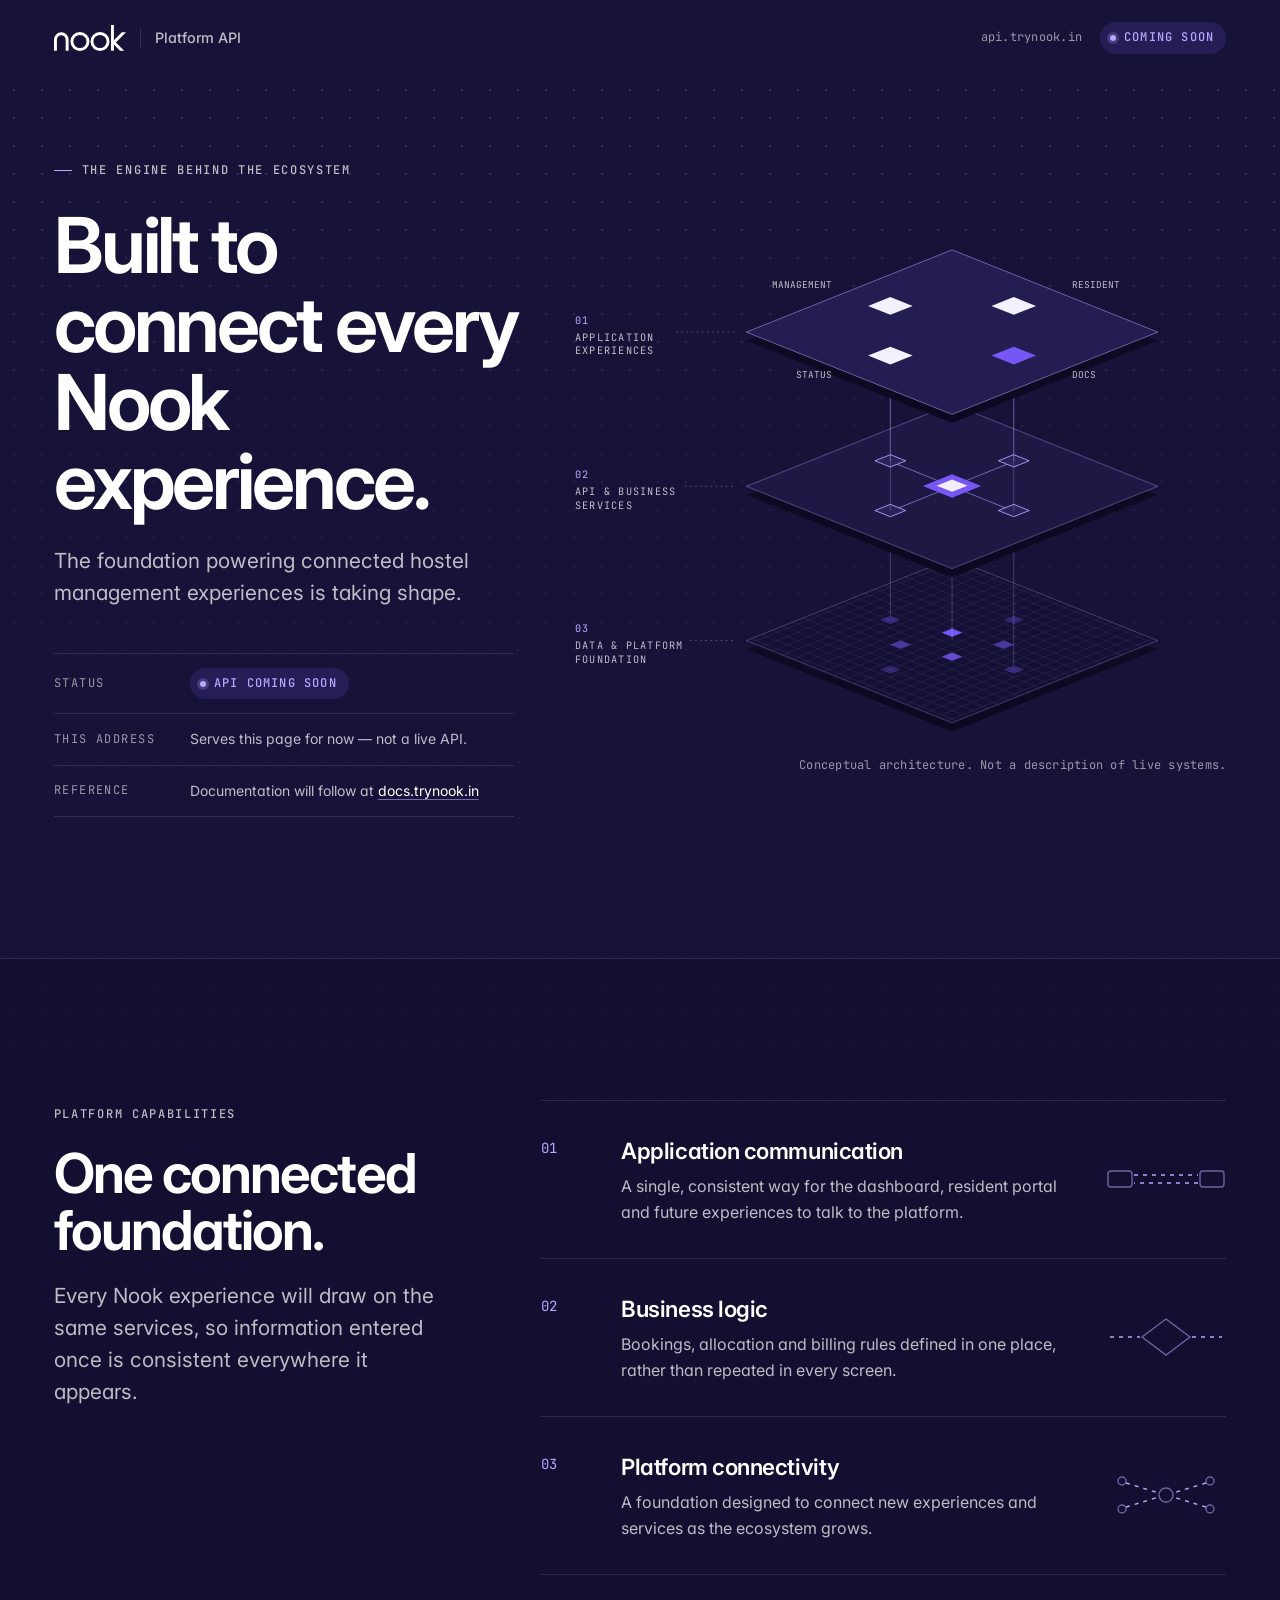
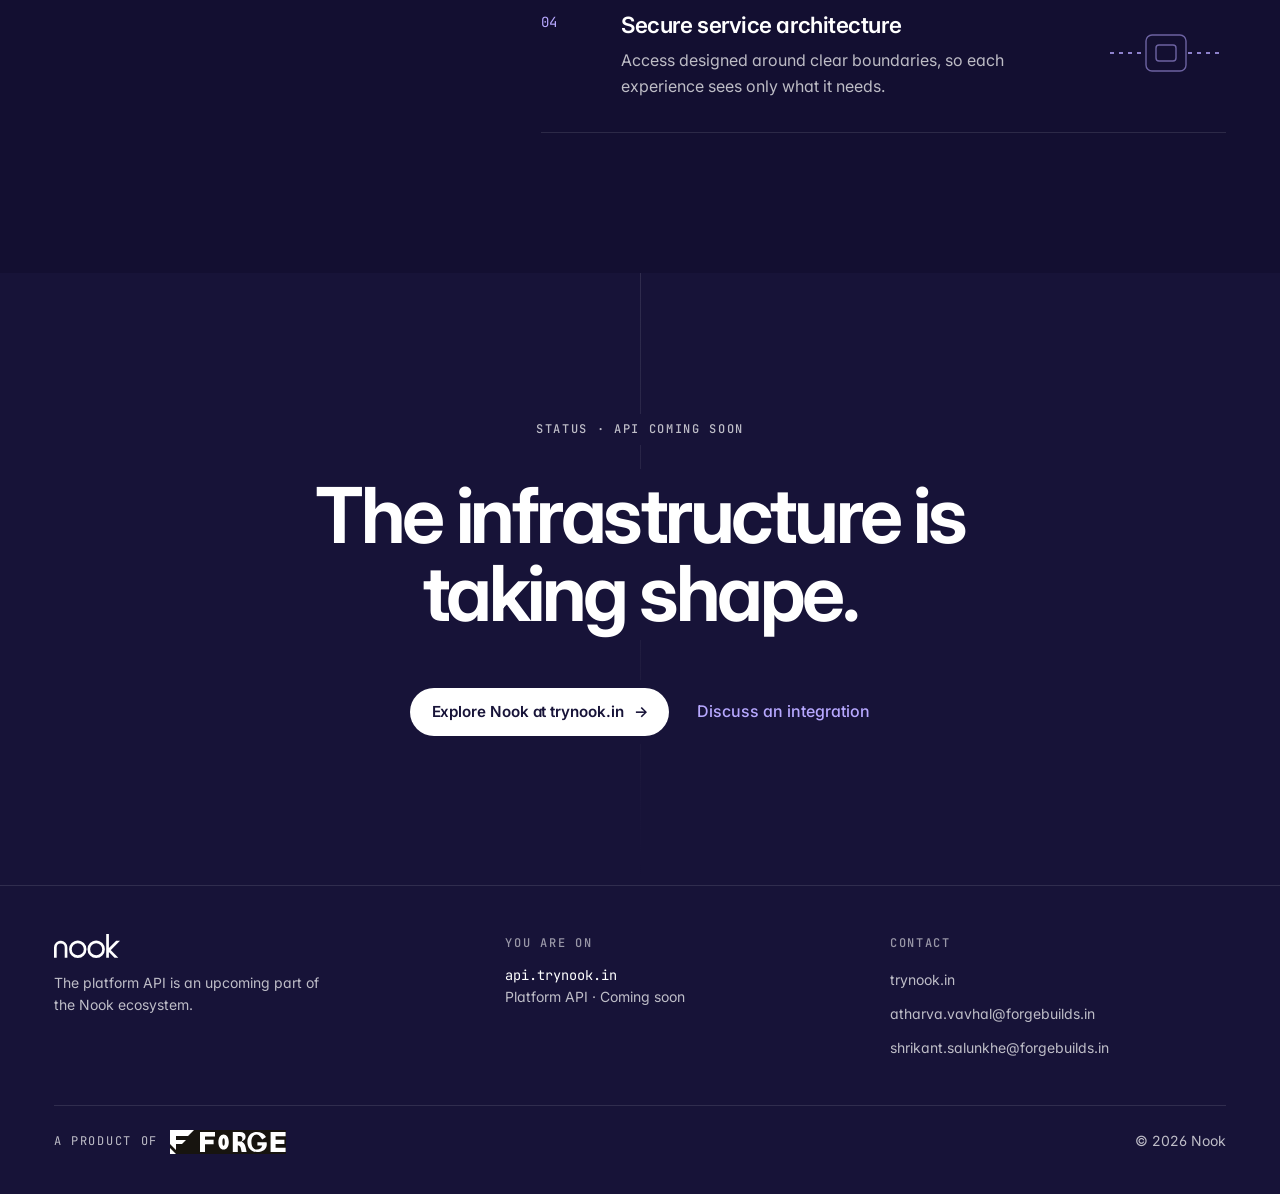
<file: ecosystem/api/index.html>
<!doctype html>
<html lang="en">
<head>
  <meta charset="utf-8">
  <meta name="viewport" content="width=device-width, initial-scale=1, viewport-fit=cover">
  <title>Nook API — Coming soon</title>
  <meta name="description" content="The engine behind the Nook ecosystem. The foundation powering connected hostel management experiences is taking shape. API coming soon.">
  <meta name="robots" content="noindex, nofollow">
  <meta name="theme-color" content="#171338">
  <meta name="color-scheme" content="dark">
  <link rel="icon" href="/assets/nook-favicon.svg" type="image/svg+xml">
  <link rel="icon" href="/assets/png/nook-favicon-32.png" sizes="32x32" type="image/png">
  <link rel="apple-touch-icon" href="/assets/png/nook-favicon-180.png">
  <meta property="og:type" content="website">
  <meta property="og:site_name" content="Nook">
  <meta property="og:title" content="Nook API — Coming soon">
  <meta property="og:description" content="Built to connect every Nook experience. The infrastructure is taking shape.">
  <meta property="og:url" content="https://api.trynook.in/">
  <meta property="og:image" content="https://api.trynook.in/assets/png/nook-social-avatar.png">
  <meta property="og:image:width" content="1024">
  <meta property="og:image:height" content="1024">
  <meta property="og:image:alt" content="The nook monogram">
  <meta name="twitter:card" content="summary">
  <meta name="twitter:title" content="Nook API — Coming soon">
  <meta name="twitter:description" content="Built to connect every Nook experience.">
  <link rel="preconnect" href="https://fonts.googleapis.com">
  <link rel="preconnect" href="https://fonts.gstatic.com" crossorigin>
  <link rel="stylesheet" href="https://fonts.googleapis.com/css2?family=Inter:wght@400..800&family=JetBrains+Mono:wght@400;500&display=swap">
  <link rel="stylesheet" href="/ecosystem/shared/eco.css">
  <link rel="stylesheet" href="/ecosystem/api/api.css">
  <script>document.documentElement.classList.add('js');</script>
  <script src="/ecosystem/shared/eco.js" defer></script>
</head>
<body class="eco theme-dark page-api">
  <a class="skip" href="#main">Skip to content</a>

  <header class="eco-header">
    <div class="wrap">
      <a class="eco-brand" href="https://trynook.in" aria-label="nook — visit trynook.in">
        <img src="/assets/nook-logo-white.svg" alt="nook" width="72" height="26">
        <span class="sep" aria-hidden="true"></span>
        <span class="product">Platform API</span>
      </a>
      <div class="eco-header__meta">
        <span class="eco-host">api.trynook.in</span>
        <span class="chip">Coming soon</span>
      </div>
    </div>
  </header>

  <main id="main">
    <section class="hero" aria-labelledby="hero-h">
      <div class="wrap hero__grid">
        <div class="hero__copy">
          <p class="eyebrow rise" style="--d:.05s"><span class="tick" aria-hidden="true"></span>The engine behind the ecosystem</p>
          <h1 id="hero-h" class="rise" style="--d:.12s">Built to connect every Nook experience.</h1>
          <p class="lede rise" style="--d:.22s">The foundation powering connected hostel management experiences is taking shape.</p>

          <dl class="spec rise" style="--d:.32s">
            <div><dt>Status</dt><dd><span class="chip">API coming soon</span></dd></div>
            <div><dt>This address</dt><dd>Serves this page for now — not a live API.</dd></div>
            <div><dt>Reference</dt><dd>Documentation will follow at <a href="https://docs.trynook.in">docs.trynook.in</a></dd></div>
          </dl>
        </div>

        <figure class="arch fade" style="--d:.3s" aria-labelledby="arch-cap">
          <svg viewBox="0 0 760 640" role="img" aria-labelledby="arch-title arch-desc" focusable="false">
            <title id="arch-title">Conceptual Nook platform architecture</title>
            <desc id="arch-desc">Three stacked layers. 01, application experiences: management, resident, status and documentation. 02, API and business services, joined at a central hub. 03, the data and platform foundation. Vertical service paths connect each layer to the one below.</desc>
            <defs>
              <linearGradient id="slab" x1="0" y1="0" x2="0" y2="1"><stop offset="0" stop-color="#0F0C27"/><stop offset="1" stop-color="#0B0920"/></linearGradient>
              <pattern id="isogrid" width="24" height="9.6" patternUnits="userSpaceOnUse" patternTransform="translate(440 520)">
                <path d="M0 4.8 L12 0 L24 4.8 L12 9.6 Z" fill="none" stroke="#B7A8FF" stroke-opacity=".13" stroke-width=".8"/>
              </pattern>
            </defs>

            <!-- ===== Layer 03 · Data & platform foundation (cy 520) ===== -->
            <g class="layer l3">
              <path d="M440 434 L680 530 L440 626 L200 530 Z" fill="url(#slab)"/>
              <path d="M200 520 L440 424 L680 520 L440 616 Z" fill="#141034" stroke="#B7A8FF" stroke-opacity=".35"/>
              <path d="M200 520 L440 424 L680 520 L440 616 Z" fill="url(#isogrid)"/>
              <g class="cells" fill="#7657F6">
                <path d="M440 506 l12 4.8 -12 4.8 -12 -4.8z"/><path d="M380 520 l12 4.8 -12 4.8 -12 -4.8z" opacity=".55"/>
                <path d="M500 520 l12 4.8 -12 4.8 -12 -4.8z" opacity=".55"/><path d="M440 534 l12 4.8 -12 4.8 -12 -4.8z" opacity=".8"/>
                <path d="M368 491 l12 4.8 -12 4.8 -12 -4.8z" opacity=".35"/><path d="M512 549 l12 4.8 -12 4.8 -12 -4.8z" opacity=".35"/>
                <path d="M512 491 l12 4.8 -12 4.8 -12 -4.8z" opacity=".3"/><path d="M368 549 l12 4.8 -12 4.8 -12 -4.8z" opacity=".3"/>
              </g>
            </g>

            <!-- paths 02 → 03 -->
            <g class="paths p23" fill="none">
              <path class="rail" d="M440 340 V520"/><path class="pulse" d="M440 340 V520"/>
              <path class="rail" d="M368 311 V491"/><path class="pulse" style="--o:1" d="M368 311 V491"/>
              <path class="rail" d="M512 369 V549"/><path class="pulse" style="--o:2" d="M512 369 V549"/>
            </g>

            <!-- ===== Layer 02 · API & business services (cy 340) ===== -->
            <g class="layer l2">
              <path d="M200 350 L440 254 L680 350 L440 446 Z" fill="url(#slab)"/>
              <path d="M200 340 L440 244 L680 340 L440 436 Z" fill="#1D1844" stroke="#B7A8FF" stroke-opacity=".45"/>
              <g class="links" stroke="#B7A8FF" stroke-opacity=".55" stroke-width="1.2" fill="none">
                <path d="M440 340 L368 311 M440 340 L512 369 M440 340 L512 311 M440 340 L368 369"/>
              </g>
              <g class="nodes">
                <path d="M440 326 l34 13.6 -34 13.6 -34 -13.6z" fill="#7657F6"/>
                <path d="M440 332 l18 7.2 -18 7.2 -18 -7.2z" fill="#FFFFFF" opacity=".9"/>
                <path d="M368 303 l18 7.2 -18 7.2 -18 -7.2z" fill="#282259" stroke="#B7A8FF"/>
                <path d="M512 361 l18 7.2 -18 7.2 -18 -7.2z" fill="#282259" stroke="#B7A8FF"/>
                <path d="M512 303 l18 7.2 -18 7.2 -18 -7.2z" fill="#282259" stroke="#B7A8FF"/>
                <path d="M368 361 l18 7.2 -18 7.2 -18 -7.2z" fill="#282259" stroke="#B7A8FF"/>
              </g>
            </g>

            <!-- paths 01 → 02 -->
            <g class="paths p12" fill="none">
              <path class="rail" d="M368 131 V311"/><path class="pulse" d="M368 131 V311"/>
              <path class="rail" d="M512 189 V369"/><path class="pulse" style="--o:1.5" d="M512 189 V369"/>
              <path class="rail" d="M512 131 V311"/><path class="pulse" style="--o:.7" d="M512 131 V311"/>
              <path class="rail" d="M368 189 V369"/><path class="pulse" style="--o:2.2" d="M368 189 V369"/>
            </g>

            <!-- ===== Layer 01 · Application experiences (cy 160) ===== -->
            <g class="layer l1">
              <path d="M200 170 L440 74 L680 170 L440 266 Z" fill="url(#slab)"/>
              <path d="M200 160 L440 64 L680 160 L440 256 Z" fill="#231D52" stroke="#B7A8FF" stroke-opacity=".6"/>
              <g class="apps">
                <path d="M368 119 l26 10.4 -26 10.4 -26 -10.4z" fill="#F4F1FF"/>
                <path d="M512 119 l26 10.4 -26 10.4 -26 -10.4z" fill="#F4F1FF"/>
                <path d="M368 177 l26 10.4 -26 10.4 -26 -10.4z" fill="#F4F1FF"/>
                <path d="M512 177 l26 10.4 -26 10.4 -26 -10.4z" fill="#7657F6"/>
              </g>
              <g class="nlabel" font-family="JetBrains Mono, ui-monospace, monospace" font-size="11" fill="#FFFFFF" fill-opacity=".72">
                <text x="300" y="108" text-anchor="end">MANAGEMENT</text>
                <text x="580" y="108">RESIDENT</text>
                <text x="300" y="214" text-anchor="end">STATUS</text>
                <text x="580" y="214">DOCS</text>
              </g>
            </g>

            <!-- Layer captions -->
            <g class="lbl" font-family="JetBrains Mono, ui-monospace, monospace">
              <g transform="translate(0 150)"><text class="ix" y="0">01</text><text y="20">APPLICATION</text><text y="36">EXPERIENCES</text><path d="M118 10 H188" class="lead"/></g>
              <g transform="translate(0 330)"><text class="ix" y="0">02</text><text y="20">API &amp; BUSINESS</text><text y="36">SERVICES</text><path d="M128 10 H188" class="lead"/></g>
              <g transform="translate(0 510)"><text class="ix" y="0">03</text><text y="20">DATA &amp; PLATFORM</text><text y="36">FOUNDATION</text><path d="M134 10 H188" class="lead"/></g>
            </g>
          </svg>
          <figcaption id="arch-cap">
            <ol class="legend">
              <li><span>01</span>Application experiences</li>
              <li><span>02</span>API &amp; business services</li>
              <li><span>03</span>Data &amp; platform foundation</li>
            </ol>
            <p class="note">Conceptual architecture. Not a description of live systems.</p>
          </figcaption>
        </figure>
      </div>
    </section>

    <section class="found" aria-labelledby="found-h">
      <div class="wrap found__grid">
        <div class="found__head">
          <p class="eyebrow reveal">Platform capabilities</p>
          <h2 id="found-h" class="reveal" style="--d:.05s">One connected foundation.</h2>
          <p class="lede reveal" style="--d:.1s">Every Nook experience will draw on the same services, so information entered once is consistent everywhere it appears.</p>
        </div>
        <ol class="caps">
          <li class="reveal">
            <span class="ix">01</span>
            <div><h3>Application communication</h3><p>A single, consistent way for the dashboard, resident portal and future experiences to talk to the platform.</p></div>
            <svg viewBox="0 0 120 48" aria-hidden="true"><rect x="2" y="16" width="24" height="16" rx="3"/><rect x="94" y="16" width="24" height="16" rx="3"/><path d="M28 20 H92 M92 28 H28" class="flow"/></svg>
          </li>
          <li class="reveal" style="--d:.06s">
            <span class="ix">02</span>
            <div><h3>Business logic</h3><p>Bookings, allocation and billing rules defined in one place, rather than repeated in every screen.</p></div>
            <svg viewBox="0 0 120 48" aria-hidden="true"><path d="M60 6 L84 24 L60 42 L36 24 Z"/><path d="M4 24 H34 M86 24 H116" class="flow"/></svg>
          </li>
          <li class="reveal" style="--d:.12s">
            <span class="ix">03</span>
            <div><h3>Platform connectivity</h3><p>A foundation designed to connect new experiences and services as the ecosystem grows.</p></div>
            <svg viewBox="0 0 120 48" aria-hidden="true"><circle cx="60" cy="24" r="7"/><circle cx="16" cy="10" r="4"/><circle cx="16" cy="38" r="4"/><circle cx="104" cy="10" r="4"/><circle cx="104" cy="38" r="4"/><path d="M20 12 L53 22 M20 36 L53 26 M100 12 L67 22 M100 36 L67 26" class="flow"/></svg>
          </li>
          <li class="reveal" style="--d:.18s">
            <span class="ix">04</span>
            <div><h3>Secure service architecture</h3><p>Access designed around clear boundaries, so each experience sees only what it needs.</p></div>
            <svg viewBox="0 0 120 48" aria-hidden="true"><rect x="40" y="6" width="40" height="36" rx="6"/><rect x="50" y="16" width="20" height="16" rx="3"/><path d="M4 24 H38 M82 24 H116" class="flow"/></svg>
          </li>
        </ol>
      </div>
    </section>

    <section class="closing" aria-labelledby="close-h">
      <div class="wrap closing__in">
        <p class="eyebrow reveal">Status · API coming soon</p>
        <h2 id="close-h" class="reveal" style="--d:.05s">The infrastructure is taking shape.</h2>
        <div class="closing__actions reveal" style="--d:.1s">
          <a class="btn btn--light" href="https://trynook.in">Explore Nook at trynook.in <span class="arr" aria-hidden="true">→</span></a>
          <a class="tlink" href="mailto:atharva.vavhal@forgebuilds.in?subject=Nook%20platform">Discuss an integration</a>
        </div>
      </div>
    </section>
  </main>

  <footer class="eco-footer">
    <div class="wrap">
      <div class="eco-footer__grid">
        <div class="fbrand">
          <img class="nook" src="/assets/nook-logo-white.svg" alt="nook" width="67" height="24" loading="lazy">
          <p>The platform API is an upcoming part of the Nook ecosystem.</p>
        </div>
        <div>
          <h2>You are on</h2>
          <p class="hostname">api.trynook.in</p>
          <p>Platform API · Coming soon</p>
        </div>
        <div>
          <h2>Contact</h2>
          <ul>
            <li><a href="https://trynook.in">trynook.in</a></li>
            <li><a href="mailto:atharva.vavhal@forgebuilds.in">atharva.vavhal@forgebuilds.in</a></li>
            <li><a href="mailto:shrikant.salunkhe@forgebuilds.in">shrikant.salunkhe@forgebuilds.in</a></li>
          </ul>
        </div>
      </div>
      <div class="eco-footer__base">
        <p class="forge-credit">A product of <img src="/assets/forge/FORGE-horizontal-white-on-ink.svg" alt="FORGE" width="116" height="24" loading="lazy"></p>
        <p>© 2026 Nook</p>
      </div>
    </div>
  </footer>
</body>
</html>
</file>
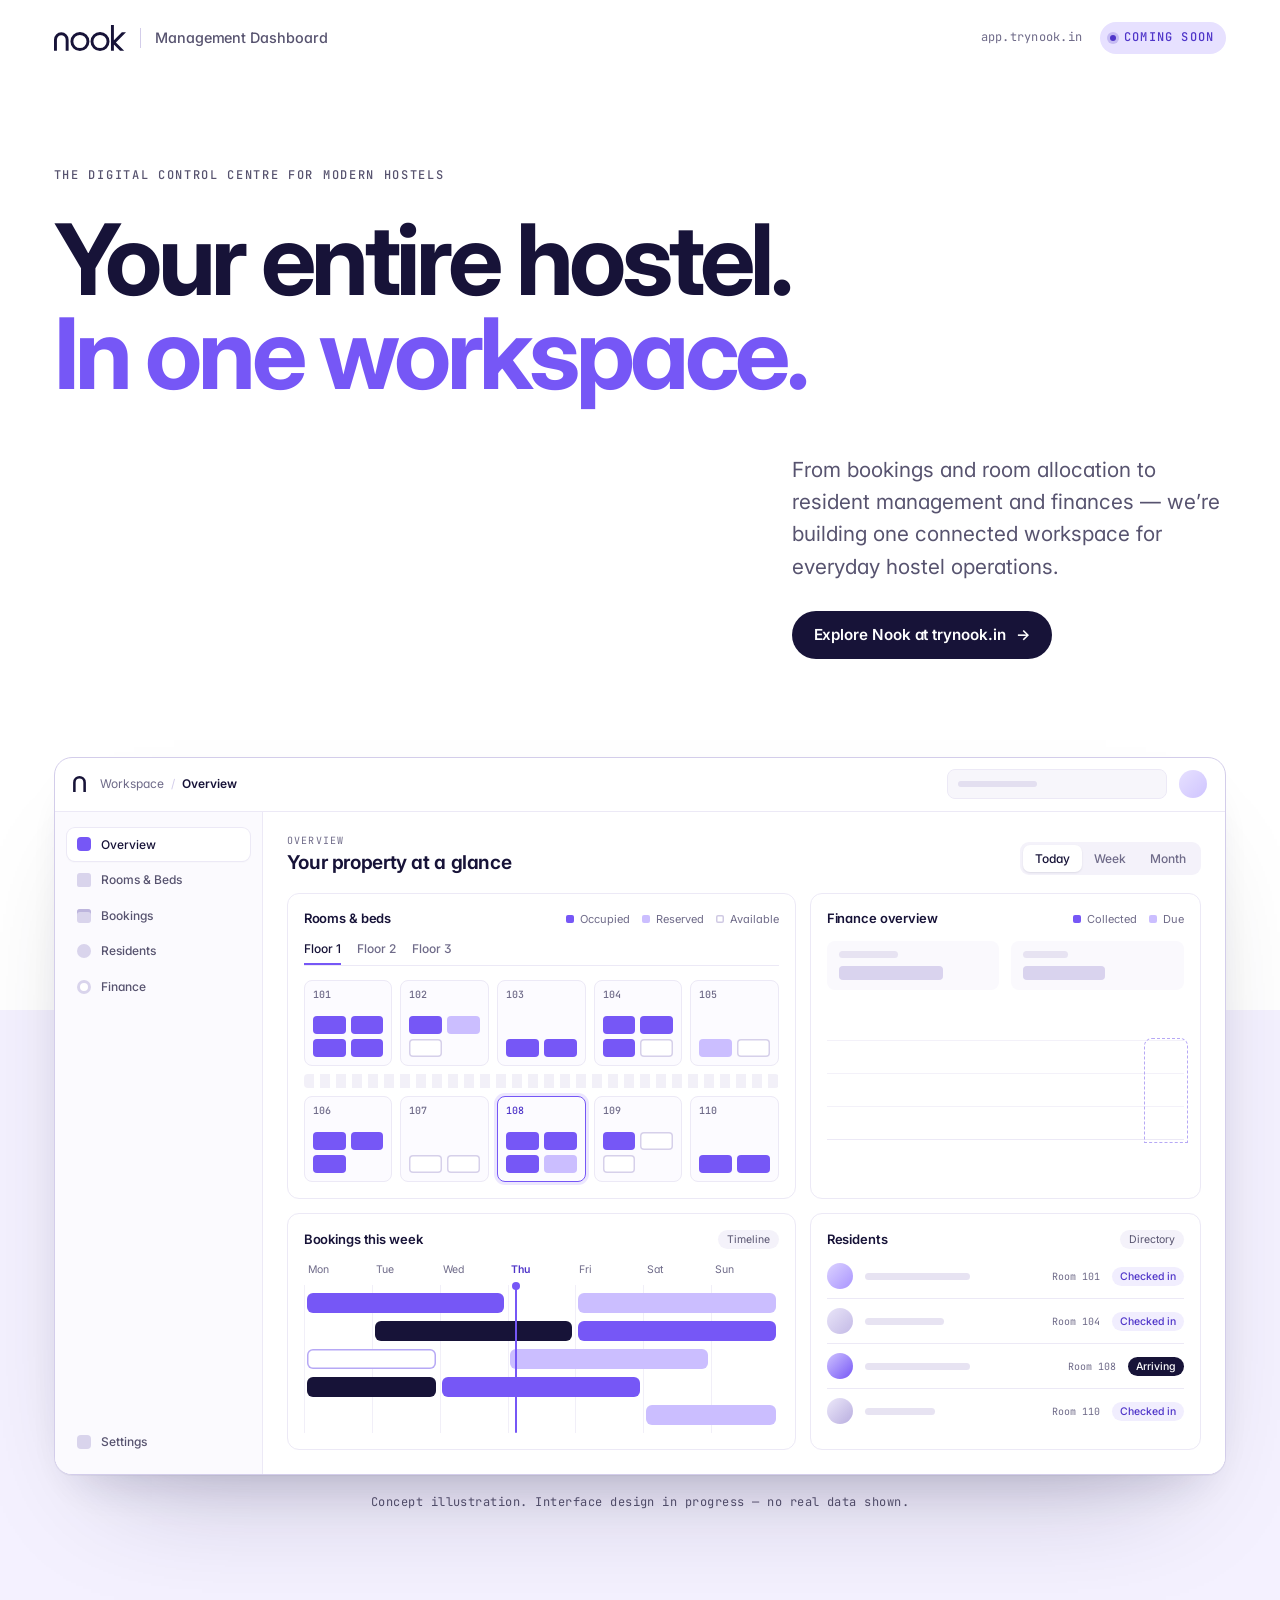
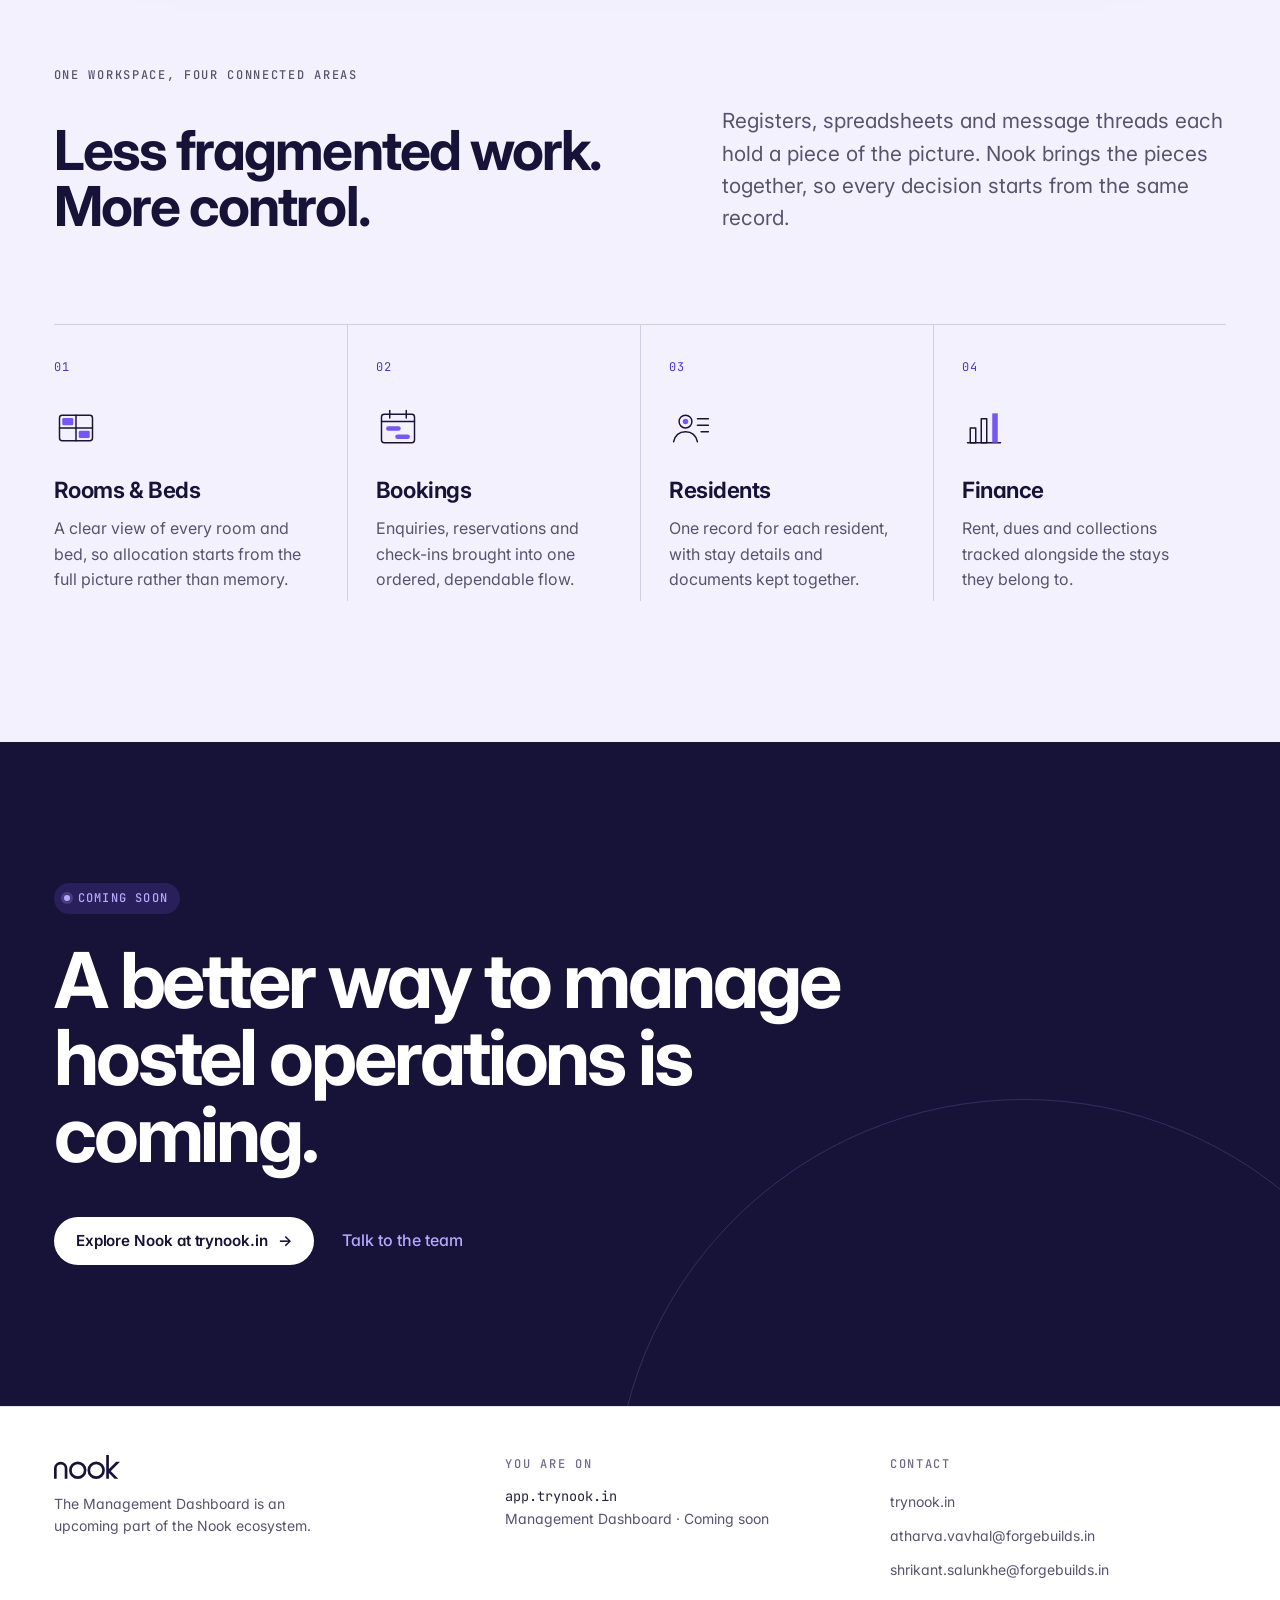
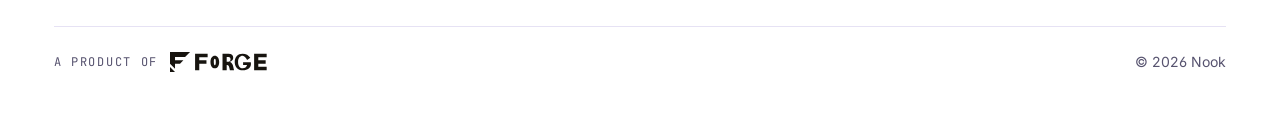
<file: ecosystem/app/index.html>
<!doctype html>
<html lang="en">
<head>
  <meta charset="utf-8">
  <meta name="viewport" content="width=device-width, initial-scale=1, viewport-fit=cover">
  <title>Nook Management Dashboard — Coming soon</title>
  <meta name="description" content="Your entire hostel in one workspace. The Nook Management Dashboard brings bookings, rooms and beds, residents and finances together. Coming soon.">
  <meta name="robots" content="noindex, nofollow">
  <meta name="theme-color" content="#ffffff">
  <meta name="color-scheme" content="light">
  <link rel="icon" href="/assets/nook-favicon.svg" type="image/svg+xml">
  <link rel="icon" href="/assets/png/nook-favicon-32.png" sizes="32x32" type="image/png">
  <link rel="apple-touch-icon" href="/assets/png/nook-favicon-180.png">
  <meta property="og:type" content="website">
  <meta property="og:site_name" content="Nook">
  <meta property="og:title" content="Nook Management Dashboard — Coming soon">
  <meta property="og:description" content="Your entire hostel. In one workspace. A connected workspace for everyday hostel operations is on its way.">
  <meta property="og:url" content="https://app.trynook.in/">
  <meta property="og:image" content="https://app.trynook.in/assets/png/nook-social-avatar.png">
  <meta property="og:image:width" content="1024">
  <meta property="og:image:height" content="1024">
  <meta property="og:image:alt" content="The nook monogram">
  <meta name="twitter:card" content="summary">
  <meta name="twitter:title" content="Nook Management Dashboard — Coming soon">
  <meta name="twitter:description" content="Your entire hostel. In one workspace.">
  <link rel="preconnect" href="https://fonts.googleapis.com">
  <link rel="preconnect" href="https://fonts.gstatic.com" crossorigin>
  <link rel="stylesheet" href="https://fonts.googleapis.com/css2?family=Inter:wght@400..800&family=JetBrains+Mono:wght@400;500&display=swap">
  <link rel="stylesheet" href="/ecosystem/shared/eco.css">
  <link rel="stylesheet" href="/ecosystem/app/app.css">
  <script>document.documentElement.classList.add('js');</script>
  <script src="/ecosystem/shared/eco.js" defer></script>
</head>
<body class="eco theme-light page-app">
  <a class="skip" href="#main">Skip to content</a>

  <header class="eco-header">
    <div class="wrap">
      <a class="eco-brand" href="https://trynook.in" aria-label="nook — visit trynook.in">
        <img src="/assets/svg/nook-logo-primary.svg" alt="nook" width="72" height="26">
        <span class="sep" aria-hidden="true"></span>
        <span class="product">Management Dashboard</span>
      </a>
      <div class="eco-header__meta">
        <span class="eco-host">app.trynook.in</span>
        <span class="chip">Coming soon</span>
      </div>
    </div>
  </header>

  <main id="main">
    <section class="hero" aria-labelledby="hero-h">
      <div class="wrap hero__copy">
        <p class="eyebrow rise" style="--d:.05s">The digital control centre for modern hostels</p>
        <h1 id="hero-h" class="rise" style="--d:.12s">Your entire hostel.<br><span>In one workspace.</span></h1>
        <div class="hero__aside rise" style="--d:.24s">
          <p class="lede">From bookings and room allocation to resident management and finances — we’re building one connected workspace for everyday hostel operations.</p>
          <div class="actions">
            <a class="btn" href="https://trynook.in">Explore Nook at trynook.in <span class="arr" aria-hidden="true">→</span></a>
          </div>
        </div>
      </div>

      <div class="stage">
        <div class="wrap">
          <figure class="console rise" style="--d:.38s" role="img" aria-label="Concept illustration of the Nook management workspace, showing room and bed occupancy, a weekly bookings timeline, a resident list and a finance overview. Illustrative only; it contains no real data.">
            <div class="cx" aria-hidden="true">
              <div class="cx-top">
                <div class="cx-top__l">
                  <img src="/assets/svg/nook-symbol.svg" alt="" width="13" height="16">
                  <span class="cx-crumb">Workspace <i>/</i> <b>Overview</b></span>
                </div>
                <div class="cx-top__r">
                  <span class="cx-search"><span></span></span>
                  <span class="cx-avatar"></span>
                </div>
              </div>

              <nav class="cx-nav">
                <span class="on"><i class="ico ico-grid"></i><em>Overview</em></span>
                <span><i class="ico ico-bed"></i><em>Rooms &amp; Beds</em></span>
                <span><i class="ico ico-cal"></i><em>Bookings</em></span>
                <span><i class="ico ico-user"></i><em>Residents</em></span>
                <span><i class="ico ico-coin"></i><em>Finance</em></span>
                <span class="cx-nav__end"><i class="ico ico-gear"></i><em>Settings</em></span>
              </nav>

              <div class="cx-main">
                <div class="cx-head">
                  <div>
                    <p class="cx-kicker">Overview</p>
                    <p class="cx-title">Your property at a glance</p>
                  </div>
                  <div class="cx-seg"><span class="on">Today</span><span>Week</span><span>Month</span></div>
                </div>

                <div class="cx-grid">
                  <!-- Rooms & beds -->
                  <div class="pnl pnl-occ">
                    <div class="pnl-h"><p>Rooms &amp; beds</p><span class="lg"><i class="k-occ"></i>Occupied<i class="k-res"></i>Reserved<i class="k-free"></i>Available</span></div>
                    <div class="floor">
                      <div class="floor-tabs"><span class="on">Floor 1</span><span>Floor 2</span><span>Floor 3</span></div>
                      <div class="plan">
                        <div class="rooms">
                          <div class="room"><b>101</b><i class="o"></i><i class="o"></i><i class="o"></i><i class="o"></i></div>
                          <div class="room"><b>102</b><i class="o"></i><i class="r"></i><i></i></div>
                          <div class="room"><b>103</b><i class="o"></i><i class="o"></i></div>
                          <div class="room"><b>104</b><i class="o"></i><i class="o"></i><i class="o"></i><i></i></div>
                          <div class="room"><b>105</b><i class="r"></i><i></i></div>
                        </div>
                        <div class="corridor"></div>
                        <div class="rooms">
                          <div class="room"><b>106</b><i class="o"></i><i class="o"></i><i class="o"></i></div>
                          <div class="room"><b>107</b><i></i><i></i></div>
                          <div class="room sel"><b>108</b><i class="o"></i><i class="o"></i><i class="o"></i><i class="r"></i></div>
                          <div class="room"><b>109</b><i class="o"></i><i></i><i></i></div>
                          <div class="room"><b>110</b><i class="o"></i><i class="o"></i></div>
                        </div>
                      </div>
                    </div>
                  </div>

                  <!-- Finance -->
                  <div class="pnl pnl-fin">
                    <div class="pnl-h"><p>Finance overview</p><span class="lg"><i class="k-occ"></i>Collected<i class="k-res"></i>Due</span></div>
                    <div class="fin-sum">
                      <div><span class="sk w40"></span><span class="sk big w70"></span></div>
                      <div><span class="sk w30"></span><span class="sk big w55"></span></div>
                    </div>
                    <div class="bars">
                      <span style="--a:52%;--b:18%"></span><span style="--a:58%;--b:14%"></span><span style="--a:49%;--b:22%"></span>
                      <span style="--a:63%;--b:12%"></span><span style="--a:60%;--b:16%"></span><span style="--a:71%;--b:10%"></span>
                      <span style="--a:66%;--b:15%"></span><span class="cur" style="--a:44%;--b:30%"></span>
                    </div>
                  </div>

                  <!-- Bookings -->
                  <div class="pnl pnl-book">
                    <div class="pnl-h"><p>Bookings this week</p><span class="pill">Timeline</span></div>
                    <div class="tl">
                      <div class="tl-days"><span>Mon</span><span>Tue</span><span>Wed</span><span class="now">Thu</span><span>Fri</span><span>Sat</span><span>Sun</span></div>
                      <div class="tl-lanes">
                        <span class="bk a" style="--s:1;--e:4"></span>
                        <span class="bk b" style="--s:3;--e:8"></span>
                        <span class="bk c" style="--s:2;--e:5"></span>
                        <span class="bk a" style="--s:5;--e:8"></span>
                        <span class="bk d" style="--s:1;--e:3"></span>
                        <span class="bk b" style="--s:4;--e:7"></span>
                        <span class="bk c" style="--s:1;--e:3"></span>
                        <span class="bk a" style="--s:3;--e:6"></span>
                        <span class="bk b" style="--s:6;--e:8"></span>
                        <i class="tl-now"></i>
                      </div>
                    </div>
                  </div>

                  <!-- Residents -->
                  <div class="pnl pnl-res">
                    <div class="pnl-h"><p>Residents</p><span class="pill">Directory</span></div>
                    <ul class="rlist">
                      <li><i class="av v1"></i><span class="sk w60"></span><span class="tag">Room 101</span><span class="st in">Checked in</span></li>
                      <li><i class="av v2"></i><span class="sk w45"></span><span class="tag">Room 104</span><span class="st in">Checked in</span></li>
                      <li><i class="av v3"></i><span class="sk w55"></span><span class="tag">Room 108</span><span class="st up">Arriving</span></li>
                      <li><i class="av v4"></i><span class="sk w40"></span><span class="tag">Room 110</span><span class="st in">Checked in</span></li>
                    </ul>
                  </div>
                </div>
              </div>
            </div>
          </figure>
          <p class="concept-note">Concept illustration. Interface design in progress — no real data shown.</p>
        </div>
      </div>
    </section>

    <section class="modules" aria-labelledby="mod-h">
      <div class="wrap">
        <div class="mod-head">
          <p class="eyebrow reveal">One workspace, four connected areas</p>
          <h2 id="mod-h" class="reveal" style="--d:.05s">Less fragmented work.<br>More control.</h2>
          <p class="lede reveal" style="--d:.1s">Registers, spreadsheets and message threads each hold a piece of the picture. Nook brings the pieces together, so every decision starts from the same record.</p>
        </div>
        <ol class="mod-list">
          <li class="reveal" style="--d:.0s">
            <span class="n">01</span>
            <svg class="glyph" viewBox="0 0 48 48" aria-hidden="true"><rect x="6" y="10" width="36" height="28" rx="3"/><path d="M6 24h36M24 10v28"/><rect class="f" x="9" y="13" width="12" height="8" rx="1.5"/><rect class="f" x="27" y="27" width="12" height="8" rx="1.5"/></svg>
            <h3>Rooms &amp; Beds</h3>
            <p>A clear view of every room and bed, so allocation starts from the full picture rather than memory.</p>
          </li>
          <li class="reveal" style="--d:.08s">
            <span class="n">02</span>
            <svg class="glyph" viewBox="0 0 48 48" aria-hidden="true"><rect x="6" y="9" width="36" height="31" rx="3"/><path d="M6 17h36M15 5v8M33 5v8"/><rect class="f" x="11" y="22" width="16" height="5" rx="2.5"/><rect class="f" x="21" y="31" width="16" height="5" rx="2.5"/></svg>
            <h3>Bookings</h3>
            <p>Enquiries, reservations and check-ins brought into one ordered, dependable flow.</p>
          </li>
          <li class="reveal" style="--d:.16s">
            <span class="n">03</span>
            <svg class="glyph" viewBox="0 0 48 48" aria-hidden="true"><circle cx="18" cy="17" r="7"/><path d="M5 39c1.5-7 6.5-11 13-11s11.5 4 13 11"/><path d="M31 14h12M31 21h12M35 28h8"/><circle class="f" cx="18" cy="17" r="3"/></svg>
            <h3>Residents</h3>
            <p>One record for each resident, with stay details and documents kept together.</p>
          </li>
          <li class="reveal" style="--d:.24s">
            <span class="n">04</span>
            <svg class="glyph" viewBox="0 0 48 48" aria-hidden="true"><path d="M6 40h36"/><rect x="9" y="24" width="6" height="16"/><rect x="21" y="14" width="6" height="26"/><rect class="f" x="33" y="8" width="6" height="32"/></svg>
            <h3>Finance</h3>
            <p>Rent, dues and collections tracked alongside the stays they belong to.</p>
          </li>
        </ol>
      </div>
    </section>

    <section class="closing" aria-labelledby="close-h">
      <div class="wrap closing__in">
        <span class="chip reveal">Coming soon</span>
        <h2 id="close-h" class="reveal" style="--d:.06s">A better way to manage hostel operations is coming.</h2>
        <div class="closing__actions reveal" style="--d:.12s">
          <a class="btn btn--light" href="https://trynook.in">Explore Nook at trynook.in <span class="arr" aria-hidden="true">→</span></a>
          <a class="tlink" href="mailto:atharva.vavhal@forgebuilds.in">Talk to the team</a>
        </div>
      </div>
    </section>
  </main>

  <footer class="eco-footer">
    <div class="wrap">
      <div class="eco-footer__grid">
        <div class="fbrand">
          <img class="nook" src="/assets/svg/nook-logo-primary.svg" alt="nook" width="67" height="24" loading="lazy">
          <p>The Management Dashboard is an upcoming part of the Nook ecosystem.</p>
        </div>
        <div>
          <h2>You are on</h2>
          <p class="hostname">app.trynook.in</p>
          <p>Management Dashboard · Coming soon</p>
        </div>
        <div>
          <h2>Contact</h2>
          <ul>
            <li><a href="https://trynook.in">trynook.in</a></li>
            <li><a href="mailto:atharva.vavhal@forgebuilds.in">atharva.vavhal@forgebuilds.in</a></li>
            <li><a href="mailto:shrikant.salunkhe@forgebuilds.in">shrikant.salunkhe@forgebuilds.in</a></li>
          </ul>
        </div>
      </div>
      <div class="eco-footer__base">
        <p class="forge-credit">A product of <img src="/assets/forge/FORGE-horizontal.svg" alt="FORGE" width="97" height="20" loading="lazy"></p>
        <p>© 2026 Nook</p>
      </div>
    </div>
  </footer>
</body>
</html>
</file>
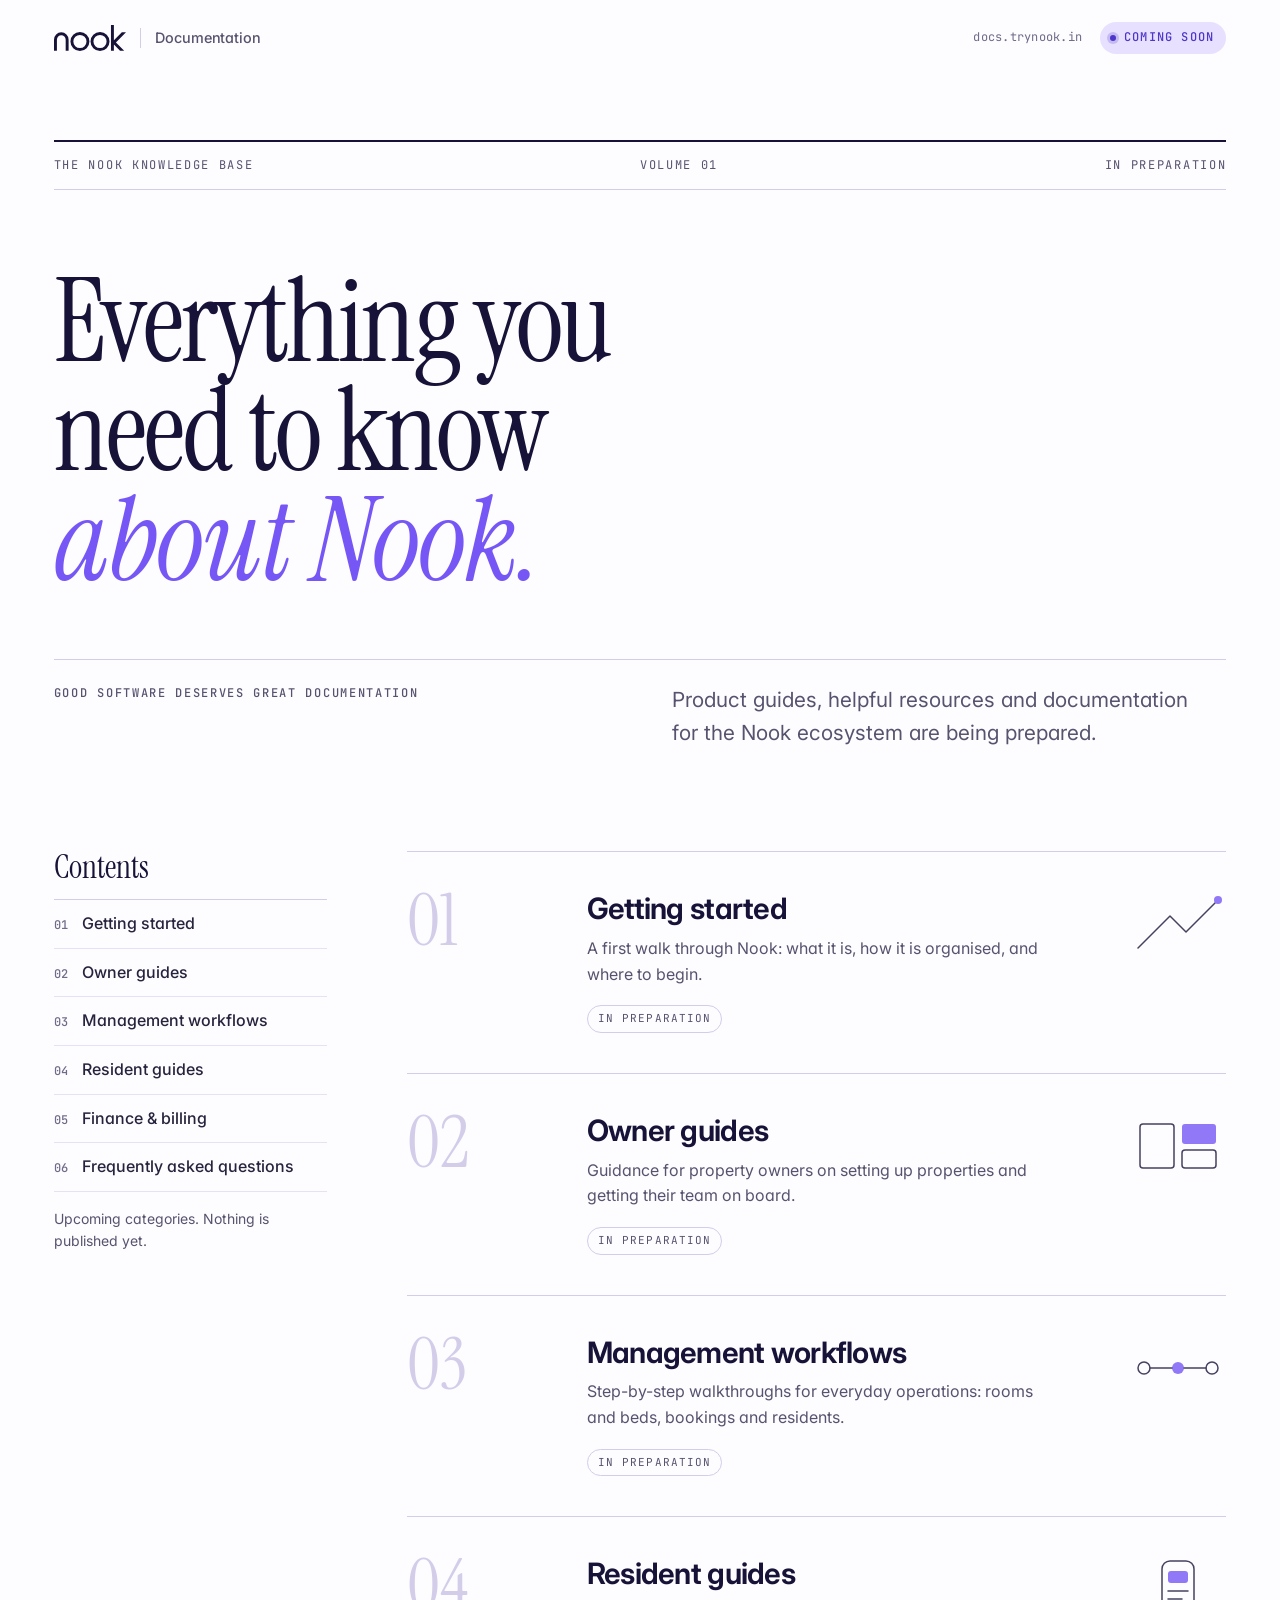
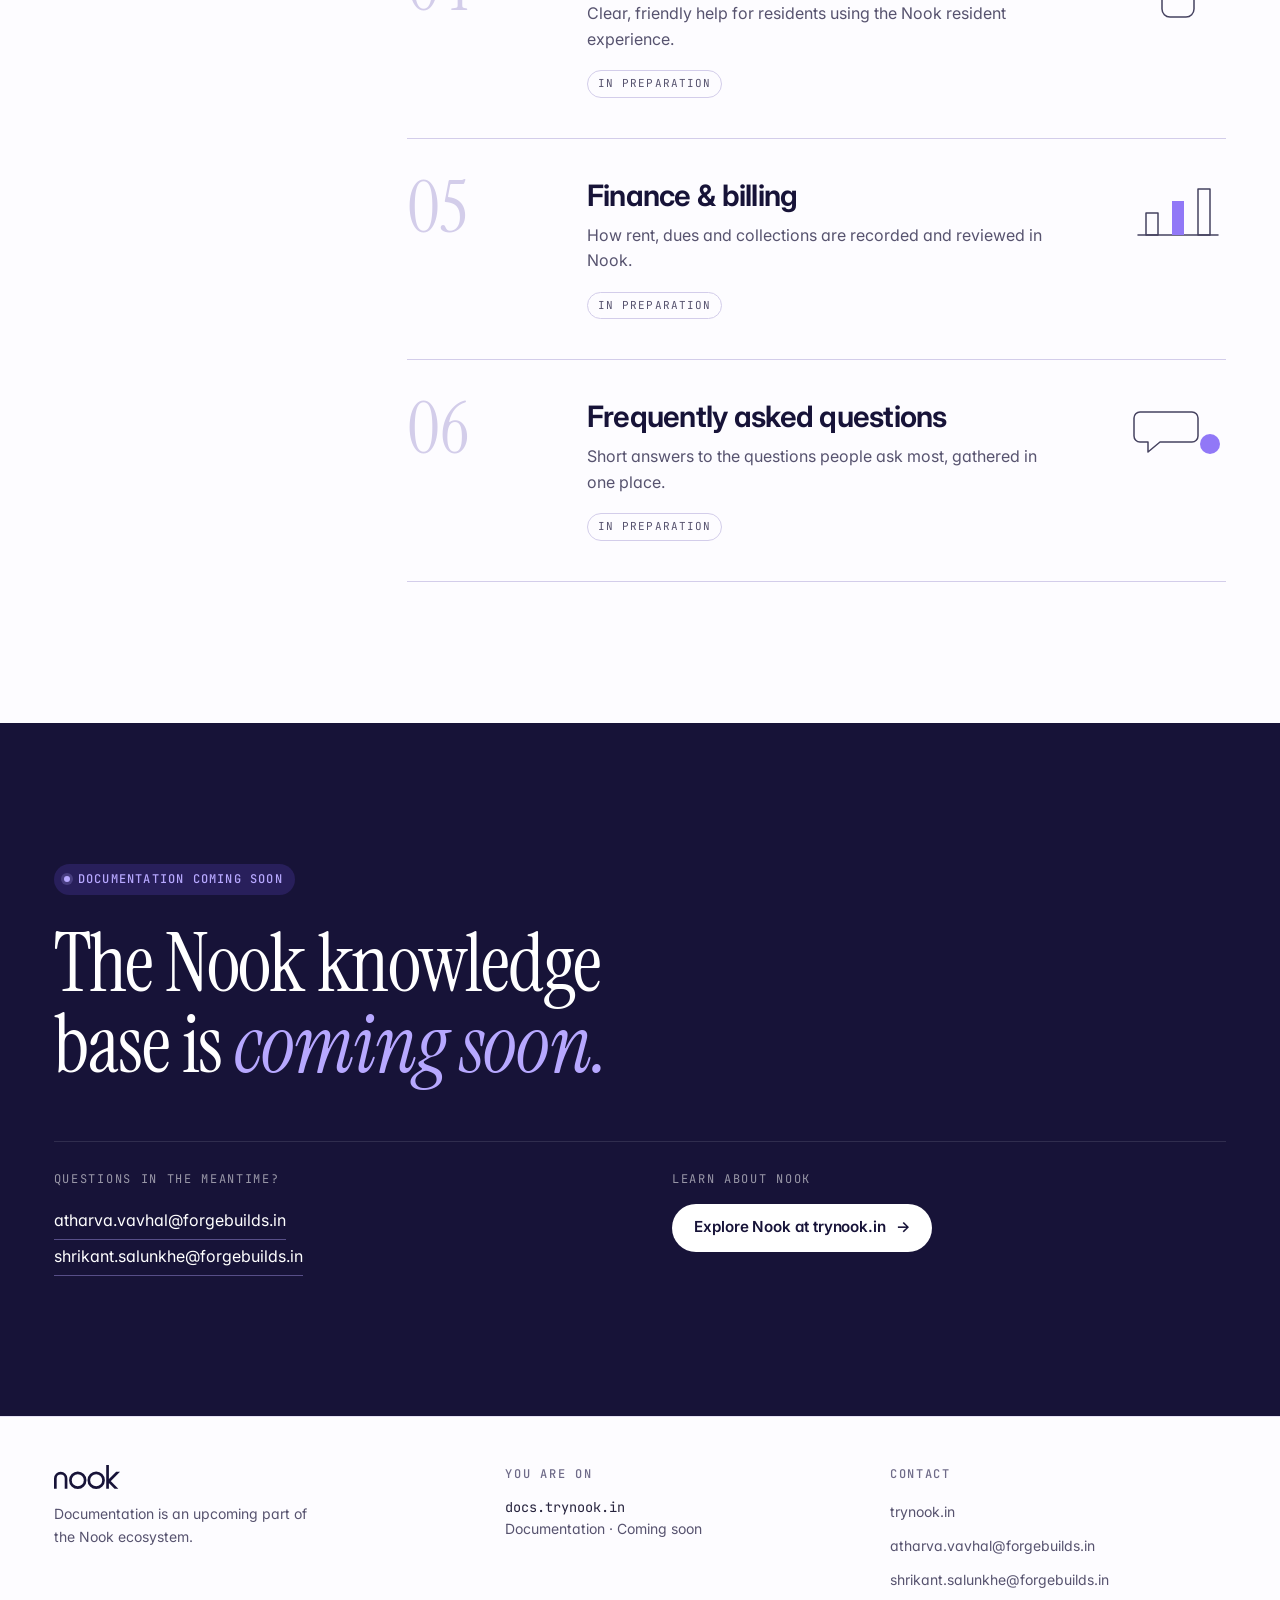
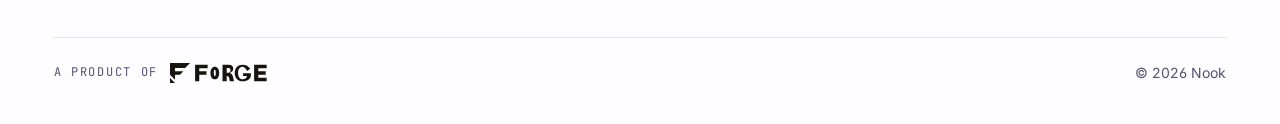
<file: ecosystem/docs/index.html>
<!doctype html>
<html lang="en">
<head>
  <meta charset="utf-8">
  <meta name="viewport" content="width=device-width, initial-scale=1, viewport-fit=cover">
  <title>Nook Documentation — Coming soon</title>
  <meta name="description" content="Everything you need to know about Nook. Product guides, helpful resources and documentation for the Nook ecosystem are being prepared. Documentation coming soon.">
  <meta name="robots" content="noindex, nofollow">
  <meta name="theme-color" content="#ffffff">
  <meta name="color-scheme" content="light">
  <link rel="icon" href="/assets/nook-favicon.svg" type="image/svg+xml">
  <link rel="icon" href="/assets/png/nook-favicon-32.png" sizes="32x32" type="image/png">
  <link rel="apple-touch-icon" href="/assets/png/nook-favicon-180.png">
  <meta property="og:type" content="website">
  <meta property="og:site_name" content="Nook">
  <meta property="og:title" content="Nook Documentation — Coming soon">
  <meta property="og:description" content="Everything you need to know about Nook. The Nook knowledge base is coming soon.">
  <meta property="og:url" content="https://docs.trynook.in/">
  <meta property="og:image" content="https://docs.trynook.in/assets/png/nook-social-avatar.png">
  <meta property="og:image:width" content="1024">
  <meta property="og:image:height" content="1024">
  <meta property="og:image:alt" content="The nook monogram">
  <meta name="twitter:card" content="summary">
  <meta name="twitter:title" content="Nook Documentation — Coming soon">
  <meta name="twitter:description" content="Everything you need to know about Nook.">
  <link rel="preconnect" href="https://fonts.googleapis.com">
  <link rel="preconnect" href="https://fonts.gstatic.com" crossorigin>
  <link rel="stylesheet" href="https://fonts.googleapis.com/css2?family=Inter:wght@400..800&family=Instrument+Serif:ital@0;1&family=JetBrains+Mono:wght@400;500&display=swap">
  <link rel="stylesheet" href="/ecosystem/shared/eco.css">
  <link rel="stylesheet" href="/ecosystem/docs/docs.css">
  <script>document.documentElement.classList.add('js');</script>
  <script src="/ecosystem/shared/eco.js" defer></script>
</head>
<body class="eco theme-light page-docs">
  <a class="skip" href="#main">Skip to content</a>

  <header class="eco-header">
    <div class="wrap">
      <a class="eco-brand" href="https://trynook.in" aria-label="nook — visit trynook.in">
        <img src="/assets/svg/nook-logo-primary.svg" alt="nook" width="72" height="26">
        <span class="sep" aria-hidden="true"></span>
        <span class="product">Documentation</span>
      </a>
      <div class="eco-header__meta">
        <span class="eco-host">docs.trynook.in</span>
        <span class="chip">Coming soon</span>
      </div>
    </div>
  </header>

  <main id="main">
    <section class="masthead" aria-labelledby="hero-h">
      <div class="wrap">
        <div class="mast-meta rise" style="--d:.05s">
          <span>The Nook knowledge base</span>
          <span>Volume 01</span>
          <span>In preparation</span>
        </div>
        <h1 id="hero-h" class="rise" style="--d:.12s">Everything you need to know <em>about Nook.</em></h1>
        <div class="mast-foot rise" style="--d:.24s">
          <p class="eyebrow">Good software deserves great documentation</p>
          <p class="lede">Product guides, helpful resources and documentation for the Nook ecosystem are being prepared.</p>
        </div>
      </div>
    </section>

    <section class="contents" aria-labelledby="contents-h">
      <div class="wrap contents__grid">
        <nav class="toc" aria-labelledby="contents-h">
          <h2 id="contents-h">Contents</h2>
          <ol>
            <li><a href="#getting-started"><span>01</span>Getting started</a></li>
            <li><a href="#owner-guides"><span>02</span>Owner guides</a></li>
            <li><a href="#management-workflows"><span>03</span>Management workflows</a></li>
            <li><a href="#resident-guides"><span>04</span>Resident guides</a></li>
            <li><a href="#finance-billing"><span>05</span>Finance &amp; billing</a></li>
            <li><a href="#faq"><span>06</span>Frequently asked questions</a></li>
          </ol>
          <p class="toc__note">Upcoming categories. Nothing is published yet.</p>
        </nav>

        <div class="chapters">
          <article class="ch reveal" id="getting-started" aria-labelledby="c1">
            <span class="ch-n" aria-hidden="true">01</span>
            <div class="ch-body">
              <h3 id="c1">Getting started</h3>
              <p>A first walk through Nook: what it is, how it is organised, and where to begin.</p>
              <span class="tag">In preparation</span>
            </div>
            <svg class="ch-art" viewBox="0 0 96 64" aria-hidden="true"><path d="M8 56 L40 24 L56 40 L88 8"/><circle cx="88" cy="8" r="4" class="f"/></svg>
          </article>
          <article class="ch reveal" id="owner-guides" aria-labelledby="c2">
            <span class="ch-n" aria-hidden="true">02</span>
            <div class="ch-body">
              <h3 id="c2">Owner guides</h3>
              <p>Guidance for property owners on setting up properties and getting their team on board.</p>
              <span class="tag">In preparation</span>
            </div>
            <svg class="ch-art" viewBox="0 0 96 64" aria-hidden="true"><rect x="10" y="10" width="34" height="44" rx="3"/><rect x="52" y="10" width="34" height="20" rx="3" class="f"/><rect x="52" y="36" width="34" height="18" rx="3"/></svg>
          </article>
          <article class="ch reveal" id="management-workflows" aria-labelledby="c3">
            <span class="ch-n" aria-hidden="true">03</span>
            <div class="ch-body">
              <h3 id="c3">Management workflows</h3>
              <p>Step-by-step walkthroughs for everyday operations: rooms and beds, bookings and residents.</p>
              <span class="tag">In preparation</span>
            </div>
            <svg class="ch-art" viewBox="0 0 96 64" aria-hidden="true"><circle cx="14" cy="32" r="6"/><circle cx="48" cy="32" r="6" class="f"/><circle cx="82" cy="32" r="6"/><path d="M20 32 H42 M54 32 H76"/></svg>
          </article>
          <article class="ch reveal" id="resident-guides" aria-labelledby="c4">
            <span class="ch-n" aria-hidden="true">04</span>
            <div class="ch-body">
              <h3 id="c4">Resident guides</h3>
              <p>Clear, friendly help for residents using the Nook resident experience.</p>
              <span class="tag">In preparation</span>
            </div>
            <svg class="ch-art" viewBox="0 0 96 64" aria-hidden="true"><rect x="32" y="4" width="32" height="56" rx="8"/><rect x="38" y="14" width="20" height="12" rx="3" class="f"/><path d="M38 34 H58 M38 42 H52"/></svg>
          </article>
          <article class="ch reveal" id="finance-billing" aria-labelledby="c5">
            <span class="ch-n" aria-hidden="true">05</span>
            <div class="ch-body">
              <h3 id="c5">Finance &amp; billing</h3>
              <p>How rent, dues and collections are recorded and reviewed in Nook.</p>
              <span class="tag">In preparation</span>
            </div>
            <svg class="ch-art" viewBox="0 0 96 64" aria-hidden="true"><path d="M8 56 H88"/><rect x="16" y="34" width="12" height="22"/><rect x="42" y="22" width="12" height="34" class="f"/><rect x="68" y="10" width="12" height="46"/></svg>
          </article>
          <article class="ch reveal" id="faq" aria-labelledby="c6">
            <span class="ch-n" aria-hidden="true">06</span>
            <div class="ch-body">
              <h3 id="c6">Frequently asked questions</h3>
              <p>Short answers to the questions people ask most, gathered in one place.</p>
              <span class="tag">In preparation</span>
            </div>
            <svg class="ch-art" viewBox="0 0 96 64" aria-hidden="true"><path d="M10 12 H62 a6 6 0 0 1 6 6 V36 a6 6 0 0 1 -6 6 H30 L18 52 V42 H10 a6 6 0 0 1 -6 -6 V18 a6 6 0 0 1 6 -6Z"/><circle cx="80" cy="44" r="10" class="f"/></svg>
          </article>
        </div>
      </div>
    </section>

    <section class="closing" aria-labelledby="close-h">
      <div class="wrap closing__in">
        <span class="chip reveal">Documentation coming soon</span>
        <h2 id="close-h" class="reveal" style="--d:.05s">The Nook knowledge base is <em>coming soon.</em></h2>
        <div class="closing__cols reveal" style="--d:.1s">
          <div>
            <p class="k">Questions in the meantime?</p>
            <p><a href="mailto:atharva.vavhal@forgebuilds.in">atharva.vavhal@forgebuilds.in</a></p>
            <p><a href="mailto:shrikant.salunkhe@forgebuilds.in">shrikant.salunkhe@forgebuilds.in</a></p>
          </div>
          <div>
            <p class="k">Learn about Nook</p>
            <a class="btn" href="https://trynook.in">Explore Nook at trynook.in <span class="arr" aria-hidden="true">→</span></a>
          </div>
        </div>
      </div>
    </section>
  </main>

  <footer class="eco-footer">
    <div class="wrap">
      <div class="eco-footer__grid">
        <div class="fbrand">
          <img class="nook" src="/assets/svg/nook-logo-primary.svg" alt="nook" width="67" height="24" loading="lazy">
          <p>Documentation is an upcoming part of the Nook ecosystem.</p>
        </div>
        <div>
          <h2>You are on</h2>
          <p class="hostname">docs.trynook.in</p>
          <p>Documentation · Coming soon</p>
        </div>
        <div>
          <h2>Contact</h2>
          <ul>
            <li><a href="https://trynook.in">trynook.in</a></li>
            <li><a href="mailto:atharva.vavhal@forgebuilds.in">atharva.vavhal@forgebuilds.in</a></li>
            <li><a href="mailto:shrikant.salunkhe@forgebuilds.in">shrikant.salunkhe@forgebuilds.in</a></li>
          </ul>
        </div>
      </div>
      <div class="eco-footer__base">
        <p class="forge-credit">A product of <img src="/assets/forge/FORGE-horizontal.svg" alt="FORGE" width="97" height="20" loading="lazy"></p>
        <p>© 2026 Nook</p>
      </div>
    </div>
  </footer>
</body>
</html>
</file>
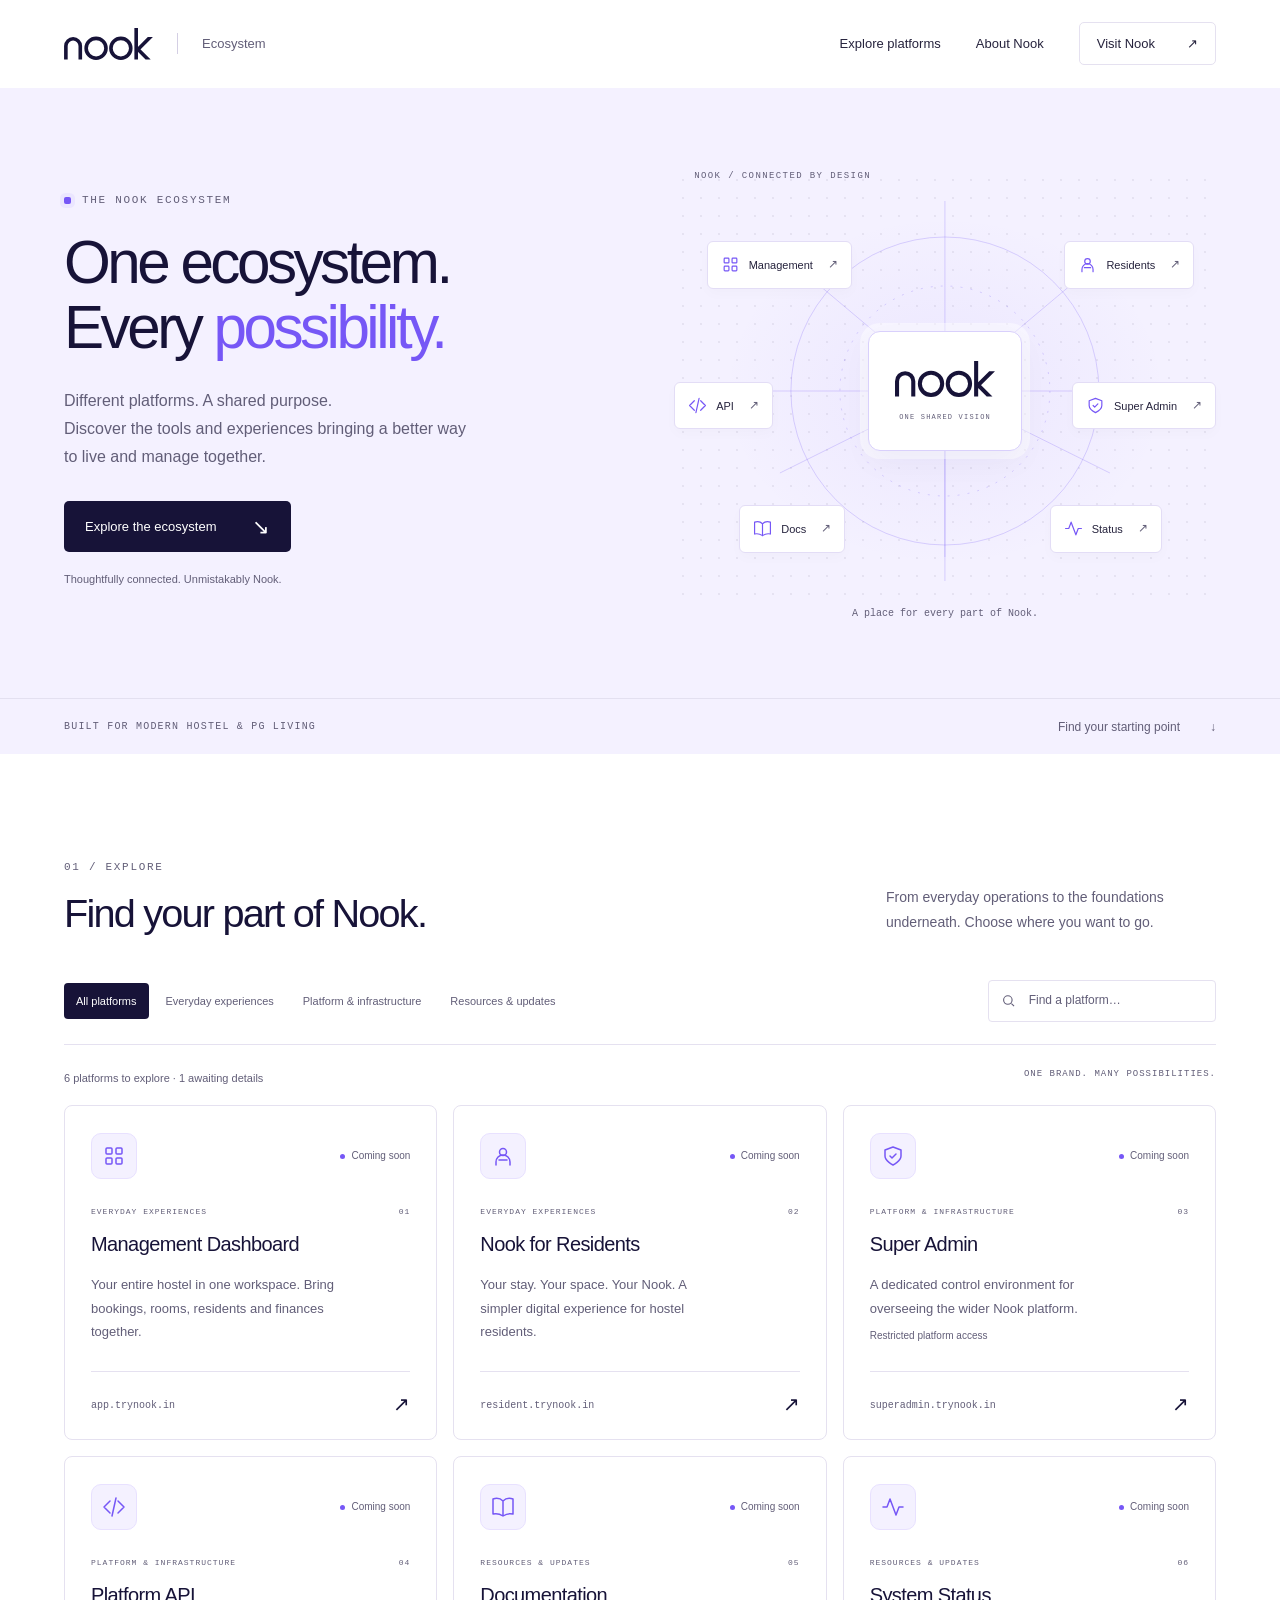
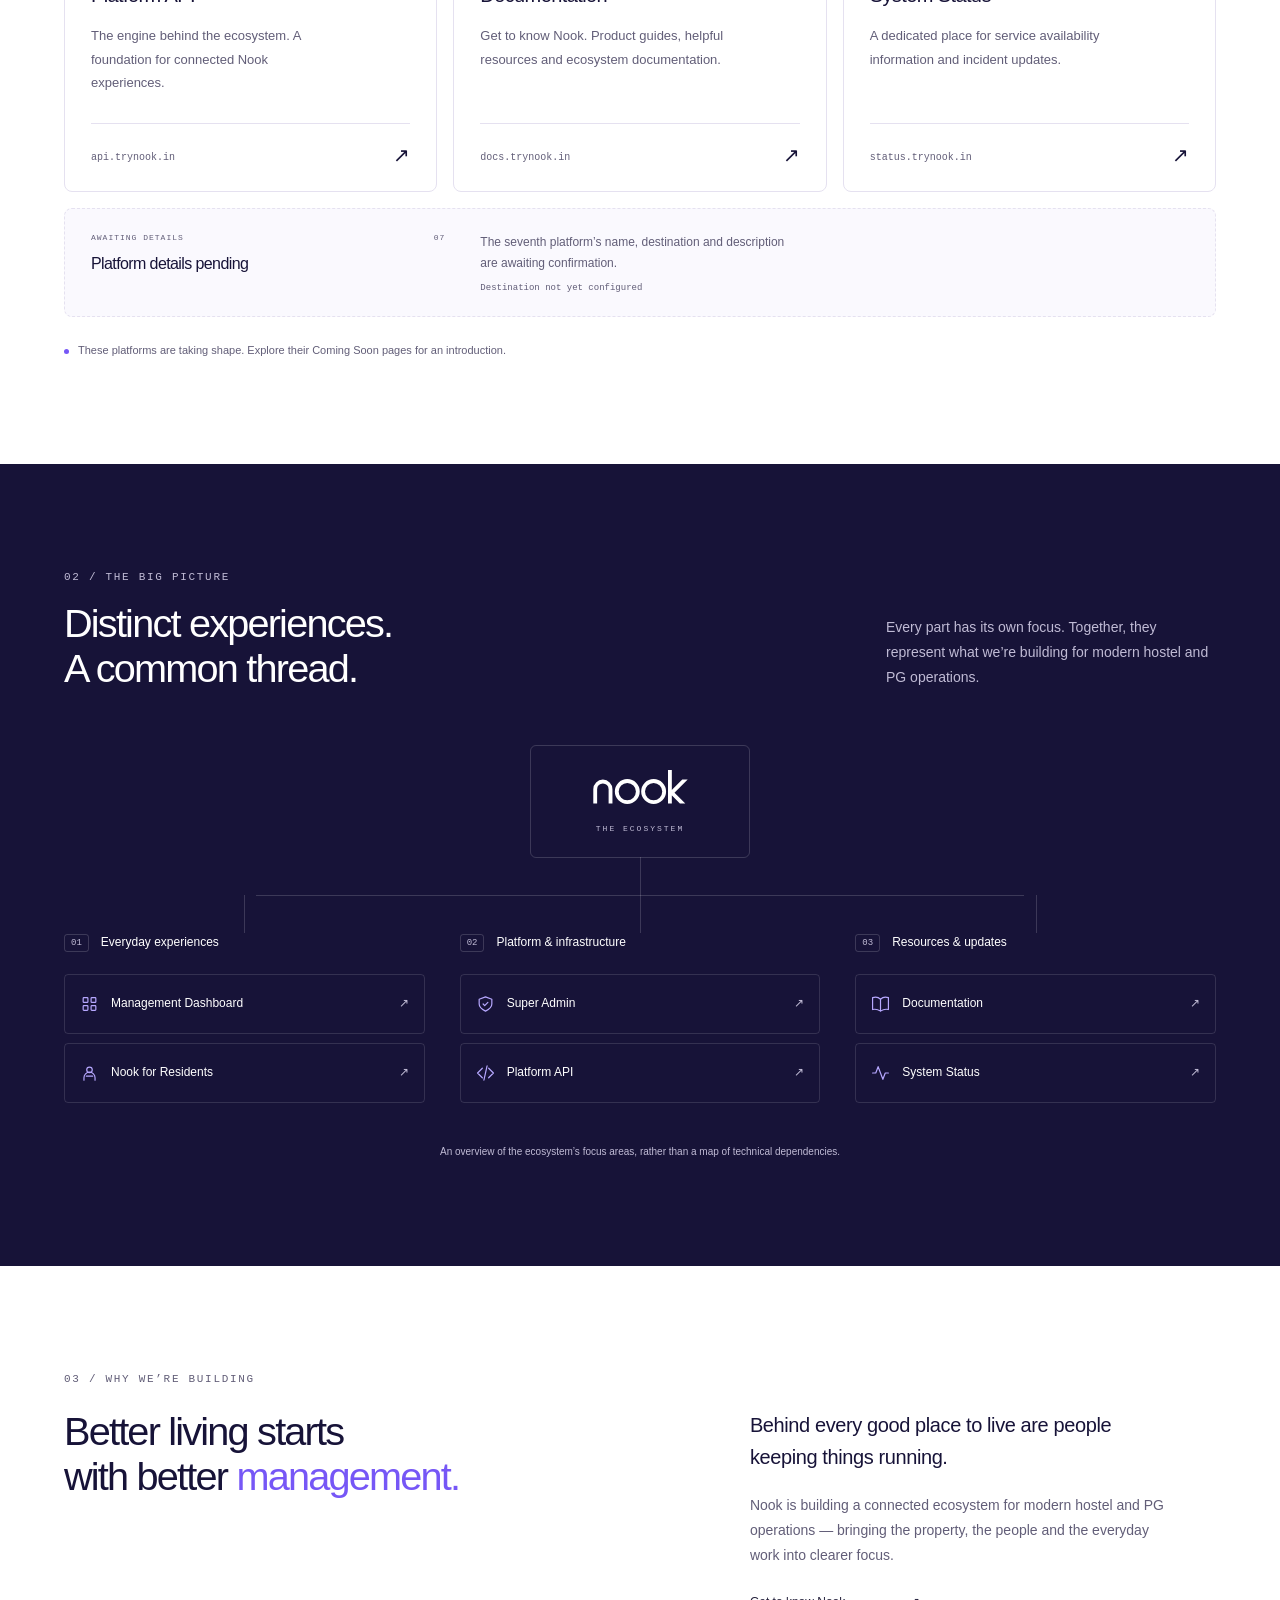
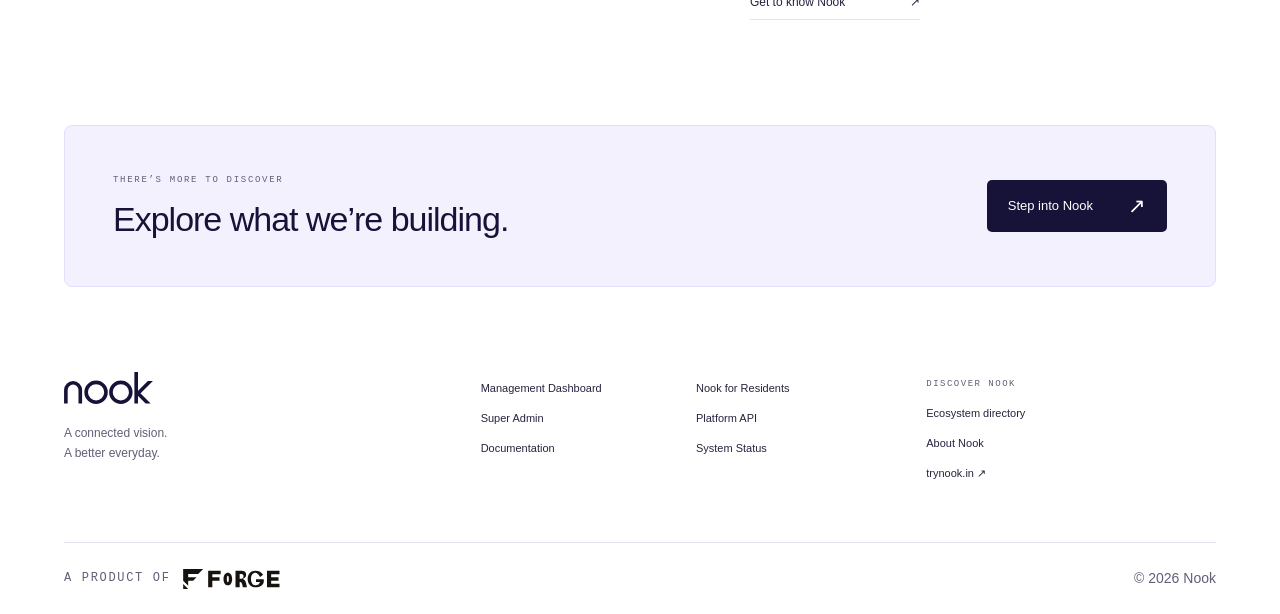
<file: ecosystem/mirror/index.html>
<!doctype html>
<html lang="en">
<head>
  <meta charset="utf-8">
  <meta name="viewport" content="width=device-width, initial-scale=1">
  <title>Nook Ecosystem — One ecosystem. Every possibility.</title>
  <meta name="description" content="Explore the Nook ecosystem: management, resident experiences, platform infrastructure and resources for modern hostel and PG operations.">
  <meta name="theme-color" content="#F4F1FF">
  <link rel="canonical" href="https://mirror.trynook.in/">
  <link rel="icon" href="/assets/nook-favicon.svg" type="image/svg+xml">
  <link rel="apple-touch-icon" href="/assets/png/nook-favicon-180.png">
  <meta property="og:type" content="website">
  <meta property="og:site_name" content="Nook">
  <meta property="og:title" content="One ecosystem. Every possibility.">
  <meta property="og:description" content="Your gateway to the platforms, tools and experiences that bring Nook together.">
  <meta property="og:url" content="https://mirror.trynook.in/">
  <meta property="og:image" content="https://mirror.trynook.in/assets/png/nook-social-avatar.png">
  <meta property="og:image:width" content="1024">
  <meta property="og:image:height" content="1024">
  <meta property="og:image:alt" content="Nook’s official violet and white monogram">
  <meta name="twitter:card" content="summary">
  <meta name="twitter:title" content="The Nook ecosystem">
  <meta name="twitter:description" content="One destination to explore everything we’re building.">
  <meta name="twitter:image" content="https://mirror.trynook.in/assets/png/nook-social-avatar.png">
  <link rel="stylesheet" href="/ecosystem/mirror/mirror.css">
  <script type="module" src="/ecosystem/mirror/mirror.js"></script>
</head>
<body>
  <a class="skip" href="#main">Skip to content</a>
  <header class="header" id="header">
    <div class="wrap nav-row">
      <a class="brand" href="/" aria-label="Nook ecosystem home"><img src="/assets/svg/nook-logo-primary.svg" alt="nook" width="89" height="32"><span>Ecosystem</span></a>
      <button class="menu-toggle" type="button" aria-expanded="false" aria-controls="navigation">Menu <span aria-hidden="true">+</span></button>
      <nav id="navigation" aria-label="Main navigation">
        <a href="#platforms">Explore platforms</a><a href="#about">About Nook</a>
        <a class="nav-primary" href="https://trynook.in/">Visit Nook <span aria-hidden="true">↗</span></a>
      </nav>
    </div>
  </header>
  <main id="main">
    <section class="hero" aria-labelledby="hero-title">
      <div class="wrap hero-layout">
        <div class="hero-copy">
          <p class="eyebrow"><span class="tiny-mark" aria-hidden="true"></span> THE NOOK ECOSYSTEM</p>
          <h1 id="hero-title">One ecosystem.<br>Every <span>possibility.</span></h1>
          <p class="hero-description">Different platforms. A shared purpose.<br>Discover the tools and experiences bringing a better way to live and manage together.</p>
          <a class="button" href="#platforms">Explore the ecosystem <span aria-hidden="true">↘</span></a>
          <p class="hero-footnote">Thoughtfully connected. Unmistakably Nook.</p>
        </div>
        <div class="atlas" aria-label="Explore Nook platforms">
          <div class="atlas-coordinate" aria-hidden="true">NOOK / CONNECTED BY DESIGN</div>
          <svg class="atlas-lines" viewBox="0 0 540 440" fill="none" aria-hidden="true"><circle cx="270" cy="220" r="154"/><circle cx="270" cy="220" r="105" stroke-dasharray="2 8"/><path d="M270 30v380M45 220h450M270 220 125 98M270 220 415 98M270 220 105 302M270 220 435 302M270 220v166"/></svg>
          <div class="atlas-core"><img src="/assets/svg/nook-logo-primary.svg" alt="nook" width="100" height="36"><span>ONE SHARED VISION</span></div>
          <div id="atlas-nodes"></div>
          <span class="atlas-caption">A place for every part of Nook.</span>
        </div>
      </div>
      <div class="hero-baseline wrap"><span>BUILT FOR MODERN HOSTEL &amp; PG LIVING</span><a href="#platforms">Find your starting point <span aria-hidden="true">↓</span></a></div>
    </section>
    <section class="directory wrap section" id="platforms" aria-labelledby="directory-title">
      <div class="section-heading"><div><p class="eyebrow">01 / EXPLORE</p><h2 id="directory-title">Find your part of Nook.</h2></div><p>From everyday operations to the foundations underneath. Choose where you want to go.</p></div>
      <div class="discovery" id="discovery" hidden>
        <div class="filters" role="group" aria-label="Filter platforms by category" id="filters"></div>
        <div class="search"><svg width="18" height="18" viewBox="0 0 24 24" fill="none" stroke="currentColor" stroke-width="1.7" aria-hidden="true"><circle cx="10.5" cy="10.5" r="6.5"/><path d="m16 16 4 4"/></svg><label class="sr-only" for="search">Search platforms</label><input type="search" id="search" placeholder="Find a platform…" autocomplete="off" maxlength="160"></div>
      </div>
      <div class="directory-meta"><p id="result-count" role="status" aria-live="polite" aria-atomic="true"></p><span>ONE BRAND. MANY POSSIBILITIES.</span></div>
      <div class="platform-grid" id="platform-grid"></div>
      <div class="empty" id="empty" hidden><span class="empty-symbol" aria-hidden="true">⌕</span><h3>No platforms found.</h3><p>Try a different word or explore the full ecosystem.</p><button type="button" id="reset">Clear search &amp; filters <span aria-hidden="true">↗</span></button></div>
      <noscript><p class="noscript-note">Enable JavaScript to explore the searchable directory. You can also <a href="https://trynook.in/">visit the main Nook website</a>.</p></noscript>
      <p class="release-note"><span class="status-dot" aria-hidden="true"></span> These platforms are taking shape. Explore their Coming Soon pages for an introduction.</p>
    </section>
    <section class="overview" aria-labelledby="overview-title">
      <div class="wrap section">
        <div class="section-heading"><div><p class="eyebrow">02 / THE BIG PICTURE</p><h2 id="overview-title">Distinct experiences.<br>A common thread.</h2></div><p>Every part has its own focus. Together, they represent what we’re building for modern hostel and PG operations.</p></div>
        <div class="ecosystem-tree"><div class="tree-root"><img src="/assets/nook-logo-white.svg" alt="nook" width="95" height="34"><span>THE ECOSYSTEM</span></div><div class="tree-groups" id="tree-groups"></div></div>
        <p class="overview-note">An overview of the ecosystem’s focus areas, rather than a map of technical dependencies.</p>
      </div>
    </section>
    <section class="about wrap section" id="about" aria-labelledby="about-title">
      <div><p class="eyebrow">03 / WHY WE’RE BUILDING</p><h2 id="about-title">Better living starts<br>with better <span>management.</span></h2></div>
      <div class="about-copy"><p>Behind every good place to live are people keeping things running.</p><p>Nook is building a connected ecosystem for modern hostel and PG operations — bringing the property, the people and the everyday work into clearer focus.</p><a class="text-link" href="https://trynook.in/about.html">Get to know Nook <span aria-hidden="true">↗</span></a></div>
    </section>
    <section class="closing wrap" aria-labelledby="closing-title"><div class="closing-inner"><div><p class="eyebrow">THERE’S MORE TO DISCOVER</p><h2 id="closing-title">Explore what we’re building.</h2></div><a class="button" href="https://trynook.in/">Step into Nook <span aria-hidden="true">↗</span></a></div></section>
  </main>
  <footer class="footer wrap"><div class="footer-top"><div class="footer-brand"><a href="https://trynook.in/" aria-label="Visit Nook"><img src="/assets/svg/nook-logo-primary.svg" alt="nook" width="89" height="32"></a><p>A connected vision.<br>A better everyday.</p></div><nav class="footer-directory" aria-label="Ecosystem platforms" id="footer-links"></nav><nav class="footer-main" aria-label="About Nook"><span>DISCOVER NOOK</span><a href="#platforms">Ecosystem directory</a><a href="https://trynook.in/about.html">About Nook</a><a href="https://trynook.in/">trynook.in ↗</a></nav></div><div class="footer-bottom"><p class="forge-credit">A product of <img src="/assets/forge/FORGE-horizontal.svg" alt="FORGE" width="97" height="20" loading="lazy"></p><p>© <span id="year"></span> Nook</p></div></footer>
</body>
</html>
</file>
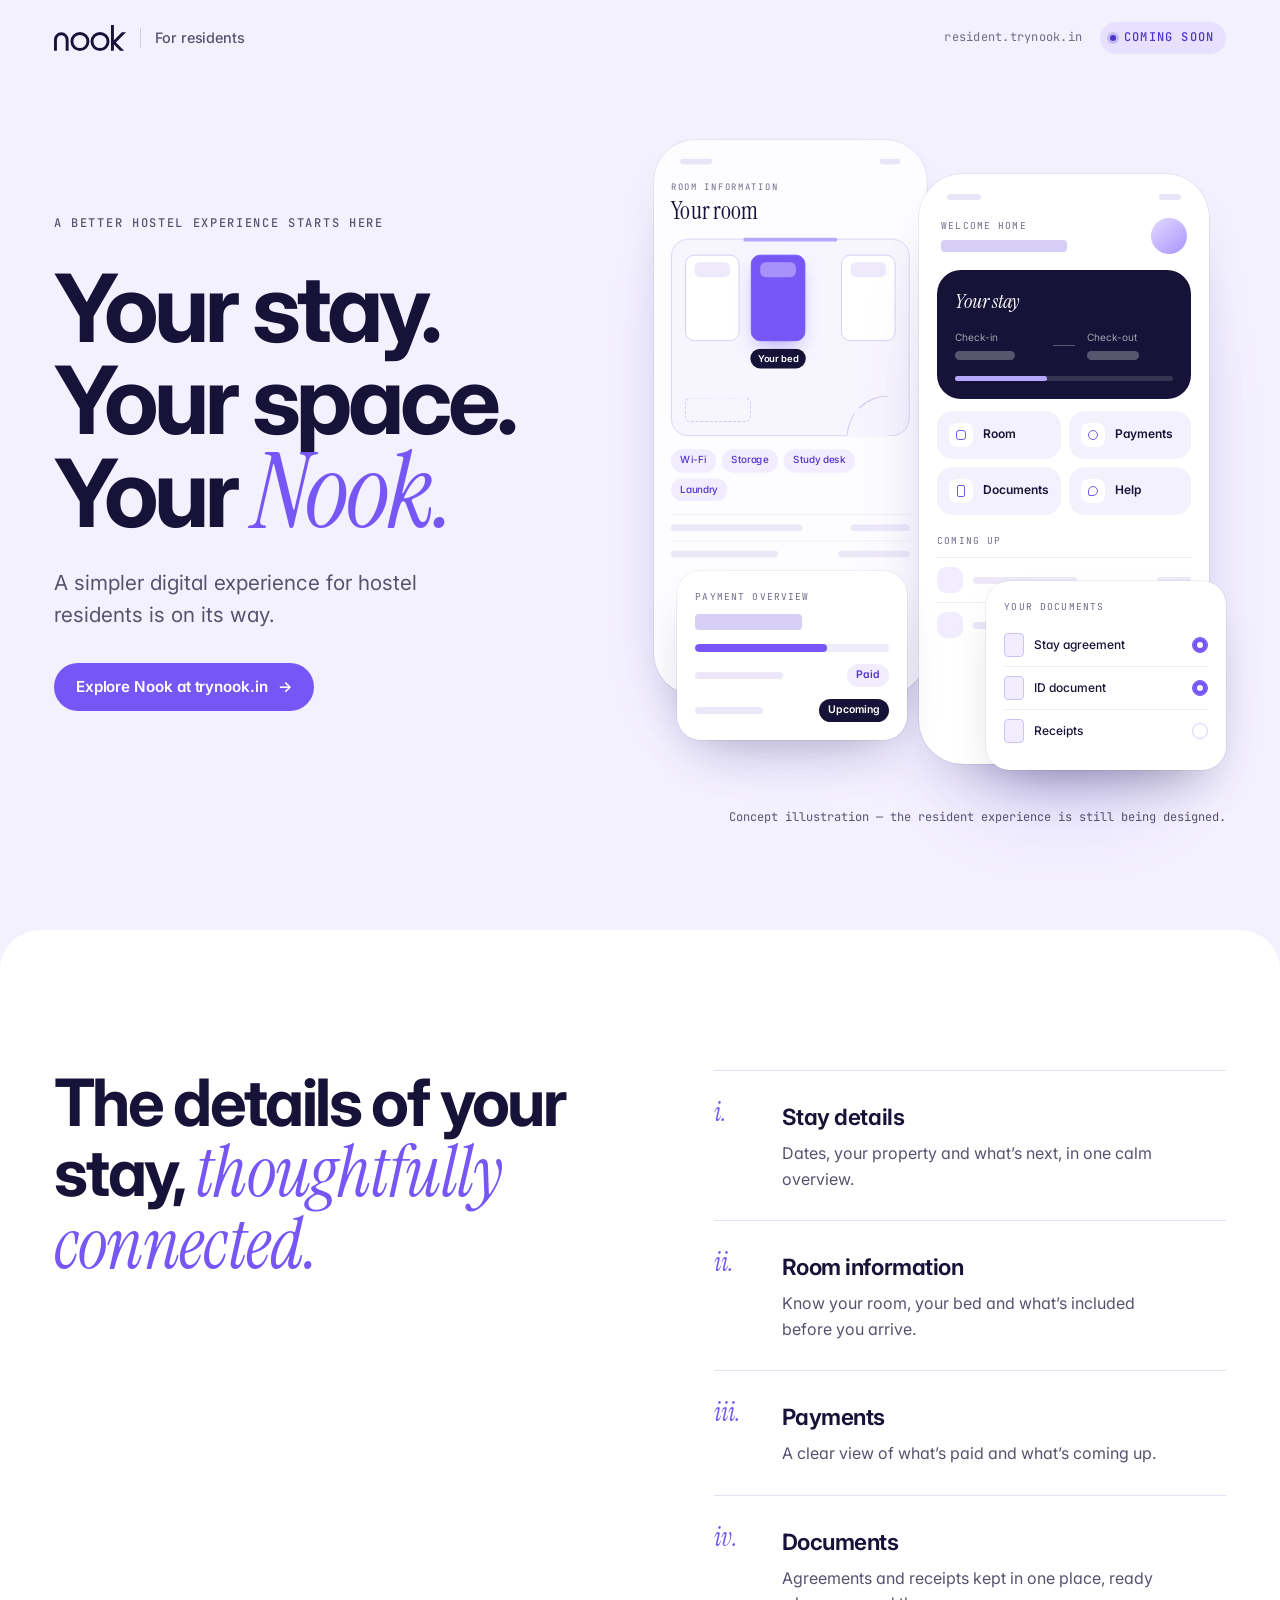
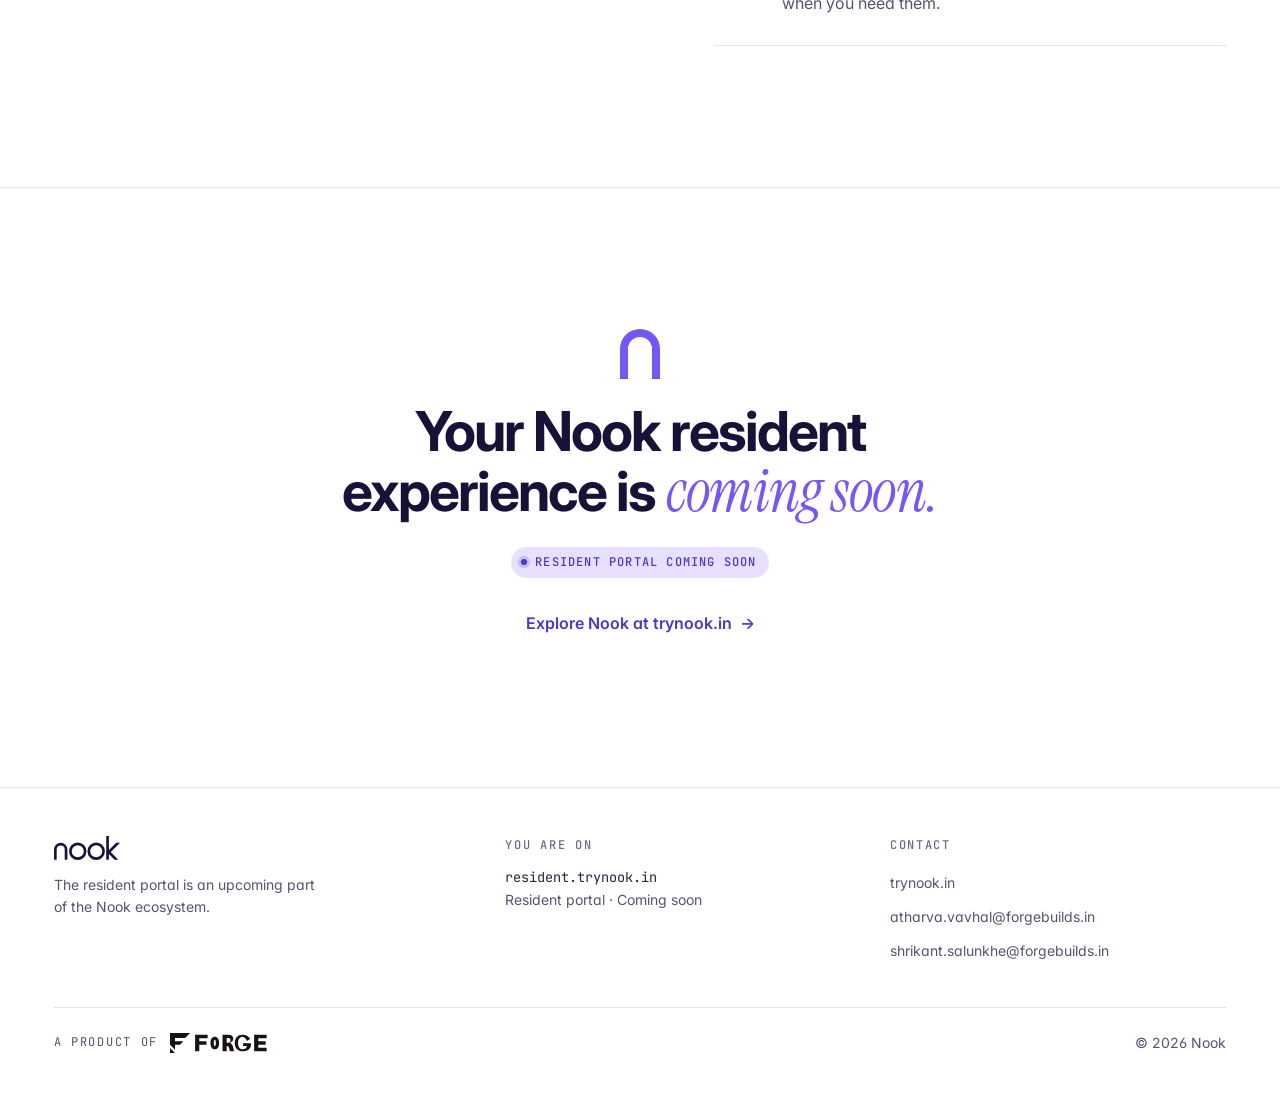
<file: ecosystem/resident/index.html>
<!doctype html>
<html lang="en">
<head>
  <meta charset="utf-8">
  <meta name="viewport" content="width=device-width, initial-scale=1, viewport-fit=cover">
  <title>Nook for Residents — Coming soon</title>
  <meta name="description" content="Your stay. Your space. Your Nook. A simpler digital experience for hostel residents is on its way. Resident portal coming soon.">
  <meta name="robots" content="noindex, nofollow">
  <meta name="theme-color" content="#F4F1FF">
  <meta name="color-scheme" content="light">
  <link rel="icon" href="/assets/nook-favicon.svg" type="image/svg+xml">
  <link rel="icon" href="/assets/png/nook-favicon-32.png" sizes="32x32" type="image/png">
  <link rel="apple-touch-icon" href="/assets/png/nook-favicon-180.png">
  <meta property="og:type" content="website">
  <meta property="og:site_name" content="Nook">
  <meta property="og:title" content="Nook for Residents — Coming soon">
  <meta property="og:description" content="Your stay. Your space. Your Nook. A simpler digital experience for hostel residents is on its way.">
  <meta property="og:url" content="https://resident.trynook.in/">
  <meta property="og:image" content="https://resident.trynook.in/assets/png/nook-social-avatar.png">
  <meta property="og:image:width" content="1024">
  <meta property="og:image:height" content="1024">
  <meta property="og:image:alt" content="The nook monogram">
  <meta name="twitter:card" content="summary">
  <meta name="twitter:title" content="Nook for Residents — Coming soon">
  <meta name="twitter:description" content="Your stay. Your space. Your Nook.">
  <link rel="preconnect" href="https://fonts.googleapis.com">
  <link rel="preconnect" href="https://fonts.gstatic.com" crossorigin>
  <link rel="stylesheet" href="https://fonts.googleapis.com/css2?family=Inter:wght@400..800&family=Instrument+Serif:ital@0;1&family=JetBrains+Mono:wght@400;500&display=swap">
  <link rel="stylesheet" href="/ecosystem/shared/eco.css">
  <link rel="stylesheet" href="/ecosystem/resident/resident.css">
  <script>document.documentElement.classList.add('js');</script>
  <script src="/ecosystem/shared/eco.js" defer></script>
</head>
<body class="eco theme-light page-res">
  <a class="skip" href="#main">Skip to content</a>

  <header class="eco-header">
    <div class="wrap">
      <a class="eco-brand" href="https://trynook.in" aria-label="nook — visit trynook.in">
        <img src="/assets/svg/nook-logo-primary.svg" alt="nook" width="72" height="26">
        <span class="sep" aria-hidden="true"></span>
        <span class="product">For residents</span>
      </a>
      <div class="eco-header__meta">
        <span class="eco-host">resident.trynook.in</span>
        <span class="chip">Coming soon</span>
      </div>
    </div>
  </header>

  <main id="main">
    <section class="hero" aria-labelledby="hero-h">
      <div class="wrap hero__grid">
        <div class="hero__copy">
          <p class="eyebrow rise" style="--d:.05s">A better hostel experience starts here</p>
          <h1 id="hero-h" class="rise" style="--d:.12s">
            <span class="ln">Your stay.</span>
            <span class="ln">Your space.</span>
            <span class="ln">Your <em>Nook.</em></span>
          </h1>
          <p class="lede rise" style="--d:.24s">A simpler digital experience for hostel residents is on its way.</p>
          <div class="hero__cta rise" style="--d:.32s">
            <a class="btn btn--violet" href="https://trynook.in">Explore Nook at trynook.in <span class="arr" aria-hidden="true">→</span></a>
          </div>
        </div>

        <figure class="phones" role="img" aria-label="Concept illustration of the Nook resident experience on a phone: a stay overview, a room plan with your bed highlighted, a payment overview and a list of resident documents. Illustrative only; no real data.">
          <div aria-hidden="true">
            <!-- Back phone: Room -->
            <div class="phone ph-room rise" style="--d:.45s">
              <div class="ph-status"><span></span><span></span></div>
              <p class="ph-k">Room information</p>
              <p class="ph-t">Your room</p>
              <div class="plan">
                <span class="win"></span>
                <span class="bed b1"></span>
                <span class="bed b2 mine"><b>Your bed</b></span>
                <span class="bed b3"></span>
                <span class="desk"></span>
                <span class="door"></span>
              </div>
              <div class="amen"><span>Wi-Fi</span><span>Storage</span><span>Study desk</span><span>Laundry</span></div>
              <div class="ph-row"><span class="sk w55"></span><span class="sk w25"></span></div>
              <div class="ph-row"><span class="sk w45"></span><span class="sk w30"></span></div>
            </div>

            <!-- Front phone: Stay -->
            <div class="phone ph-stay rise" style="--d:.32s">
              <div class="ph-status"><span></span><span></span></div>
              <div class="greet">
                <div><p class="ph-k">Welcome home</p><span class="sk w60 dark"></span></div>
                <i class="avatar"></i>
              </div>
              <div class="stay-card">
                <p class="sc-k">Your stay</p>
                <div class="sc-dates">
                  <div><span>Check-in</span><b class="skl w70"></b></div>
                  <i></i>
                  <div><span>Check-out</span><b class="skl w60"></b></div>
                </div>
                <div class="sc-prog"><i></i></div>
              </div>
              <div class="tiles">
                <span><i class="g g-room"></i>Room</span>
                <span><i class="g g-pay"></i>Payments</span>
                <span><i class="g g-doc"></i>Documents</span>
                <span><i class="g g-help"></i>Help</span>
              </div>
              <p class="ph-k mt">Coming up</p>
              <div class="ph-list">
                <div><i></i><span class="sk w60"></span><span class="sk w20"></span></div>
                <div><i></i><span class="sk w45"></span><span class="sk w20"></span></div>
              </div>
            </div>

            <!-- Floating: Payments -->
            <div class="tile t-pay rise" style="--d:.58s">
              <p class="ph-k">Payment overview</p>
              <span class="sk big w55 dark"></span>
              <div class="pay-bar"><i style="width:68%"></i></div>
              <div class="pay-rows">
                <div><span class="sk w45"></span><em class="paid">Paid</em></div>
                <div><span class="sk w35"></span><em class="due">Upcoming</em></div>
              </div>
            </div>

            <!-- Floating: Documents -->
            <div class="tile t-doc rise" style="--d:.68s">
              <p class="ph-k">Your documents</p>
              <ul>
                <li><i class="file"></i>Stay agreement<b class="ok"></b></li>
                <li><i class="file"></i>ID document<b class="ok"></b></li>
                <li><i class="file"></i>Receipts<b></b></li>
              </ul>
            </div>
          </div>
        </figure>
      </div>
      <p class="wrap concept-note">Concept illustration — the resident experience is still being designed.</p>
    </section>

    <section class="connected" aria-labelledby="con-h">
      <div class="wrap connected__grid">
        <h2 id="con-h" class="reveal">The details of your stay, <em>thoughtfully connected.</em></h2>
        <ol class="four">
          <li class="reveal" style="--d:.05s"><span class="n">i.</span><div><h3>Stay details</h3><p>Dates, your property and what’s next, in one calm overview.</p></div></li>
          <li class="reveal" style="--d:.1s"><span class="n">ii.</span><div><h3>Room information</h3><p>Know your room, your bed and what’s included before you arrive.</p></div></li>
          <li class="reveal" style="--d:.15s"><span class="n">iii.</span><div><h3>Payments</h3><p>A clear view of what’s paid and what’s coming up.</p></div></li>
          <li class="reveal" style="--d:.2s"><span class="n">iv.</span><div><h3>Documents</h3><p>Agreements and receipts kept in one place, ready when you need them.</p></div></li>
        </ol>
      </div>
    </section>

    <section class="closing" aria-labelledby="close-h">
      <div class="wrap closing__in">
        <img class="sym reveal" src="/assets/svg/nook-symbol-violet.svg" alt="" width="48" height="60" loading="lazy">
        <h2 id="close-h" class="reveal" style="--d:.05s">Your Nook resident experience is <em>coming soon.</em></h2>
        <span class="chip reveal" style="--d:.1s">Resident portal coming soon</span>
        <a class="tlink reveal" style="--d:.14s" href="https://trynook.in">Explore Nook at trynook.in <span aria-hidden="true">→</span></a>
      </div>
    </section>
  </main>

  <footer class="eco-footer">
    <div class="wrap">
      <div class="eco-footer__grid">
        <div class="fbrand">
          <img class="nook" src="/assets/svg/nook-logo-primary.svg" alt="nook" width="67" height="24" loading="lazy">
          <p>The resident portal is an upcoming part of the Nook ecosystem.</p>
        </div>
        <div>
          <h2>You are on</h2>
          <p class="hostname">resident.trynook.in</p>
          <p>Resident portal · Coming soon</p>
        </div>
        <div>
          <h2>Contact</h2>
          <ul>
            <li><a href="https://trynook.in">trynook.in</a></li>
            <li><a href="mailto:atharva.vavhal@forgebuilds.in">atharva.vavhal@forgebuilds.in</a></li>
            <li><a href="mailto:shrikant.salunkhe@forgebuilds.in">shrikant.salunkhe@forgebuilds.in</a></li>
          </ul>
        </div>
      </div>
      <div class="eco-footer__base">
        <p class="forge-credit">A product of <img src="/assets/forge/FORGE-horizontal.svg" alt="FORGE" width="97" height="20" loading="lazy"></p>
        <p>© 2026 Nook</p>
      </div>
    </div>
  </footer>
</body>
</html>
</file>
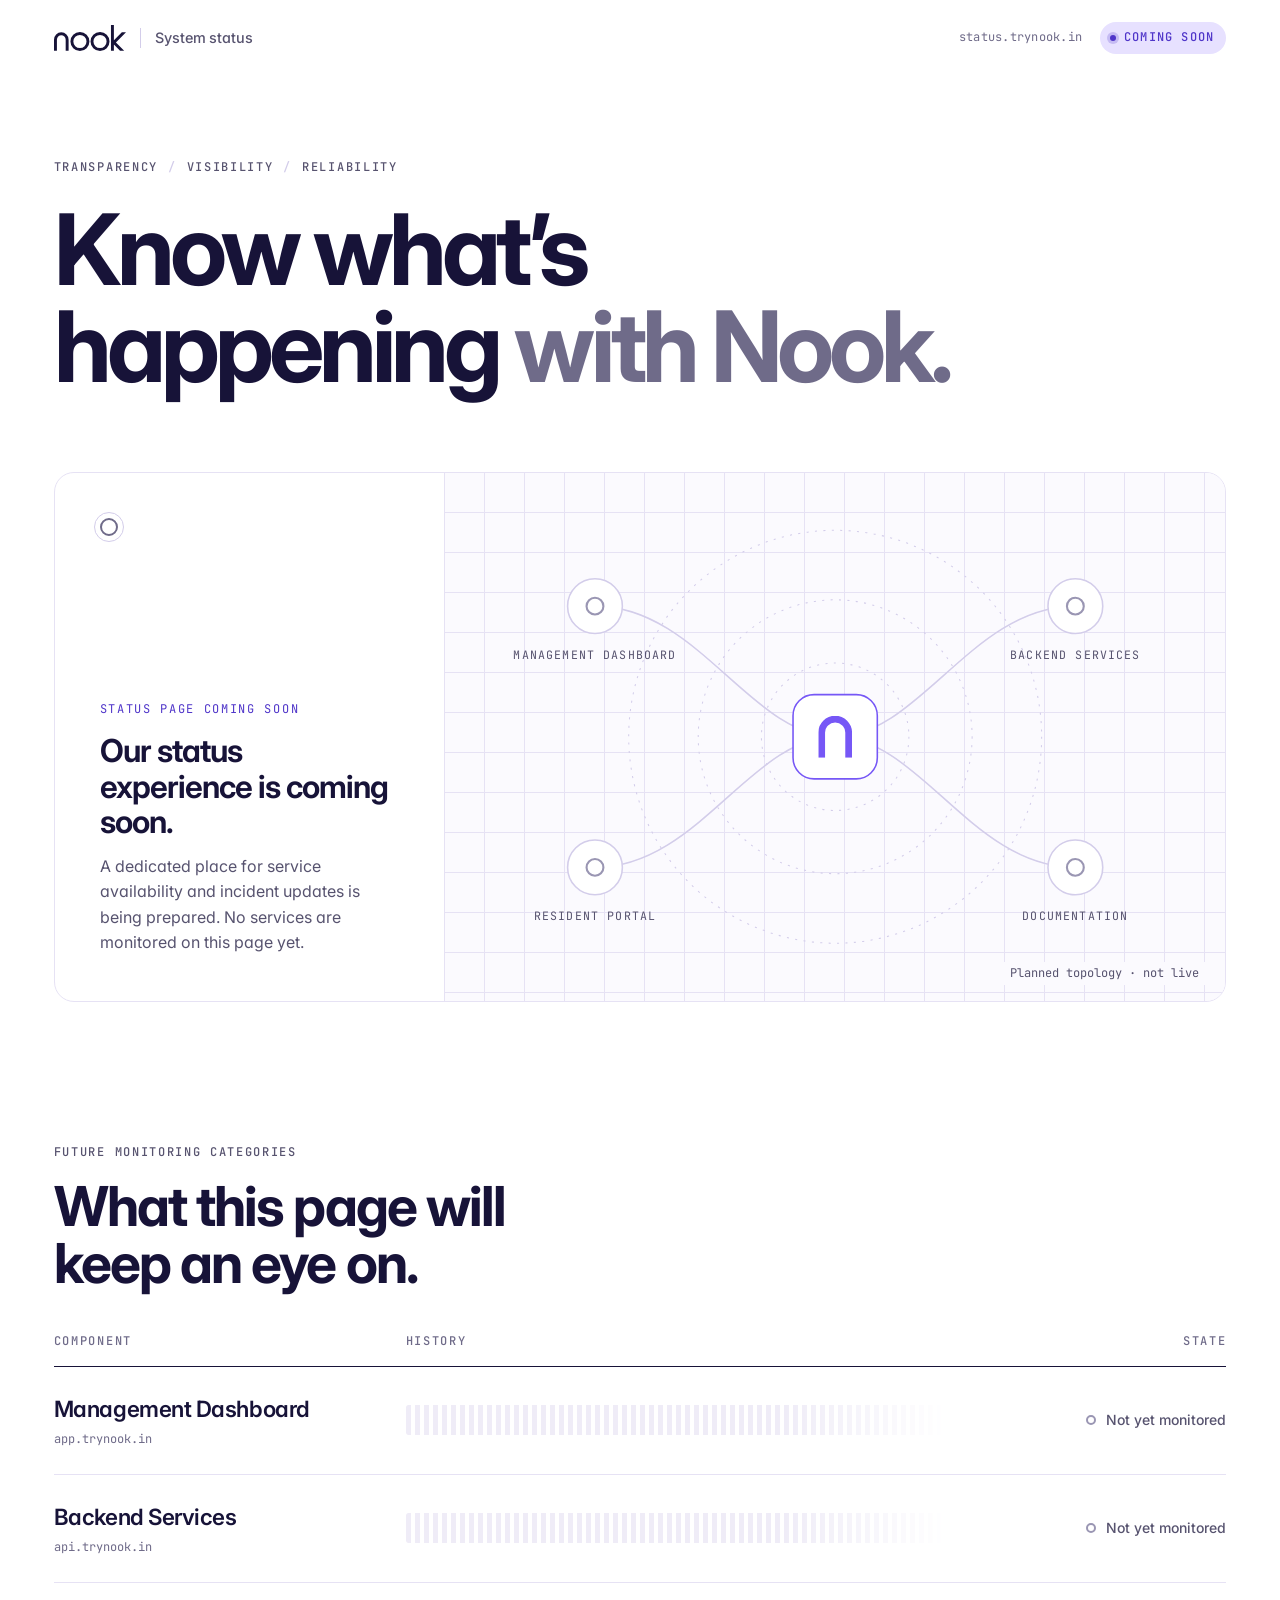
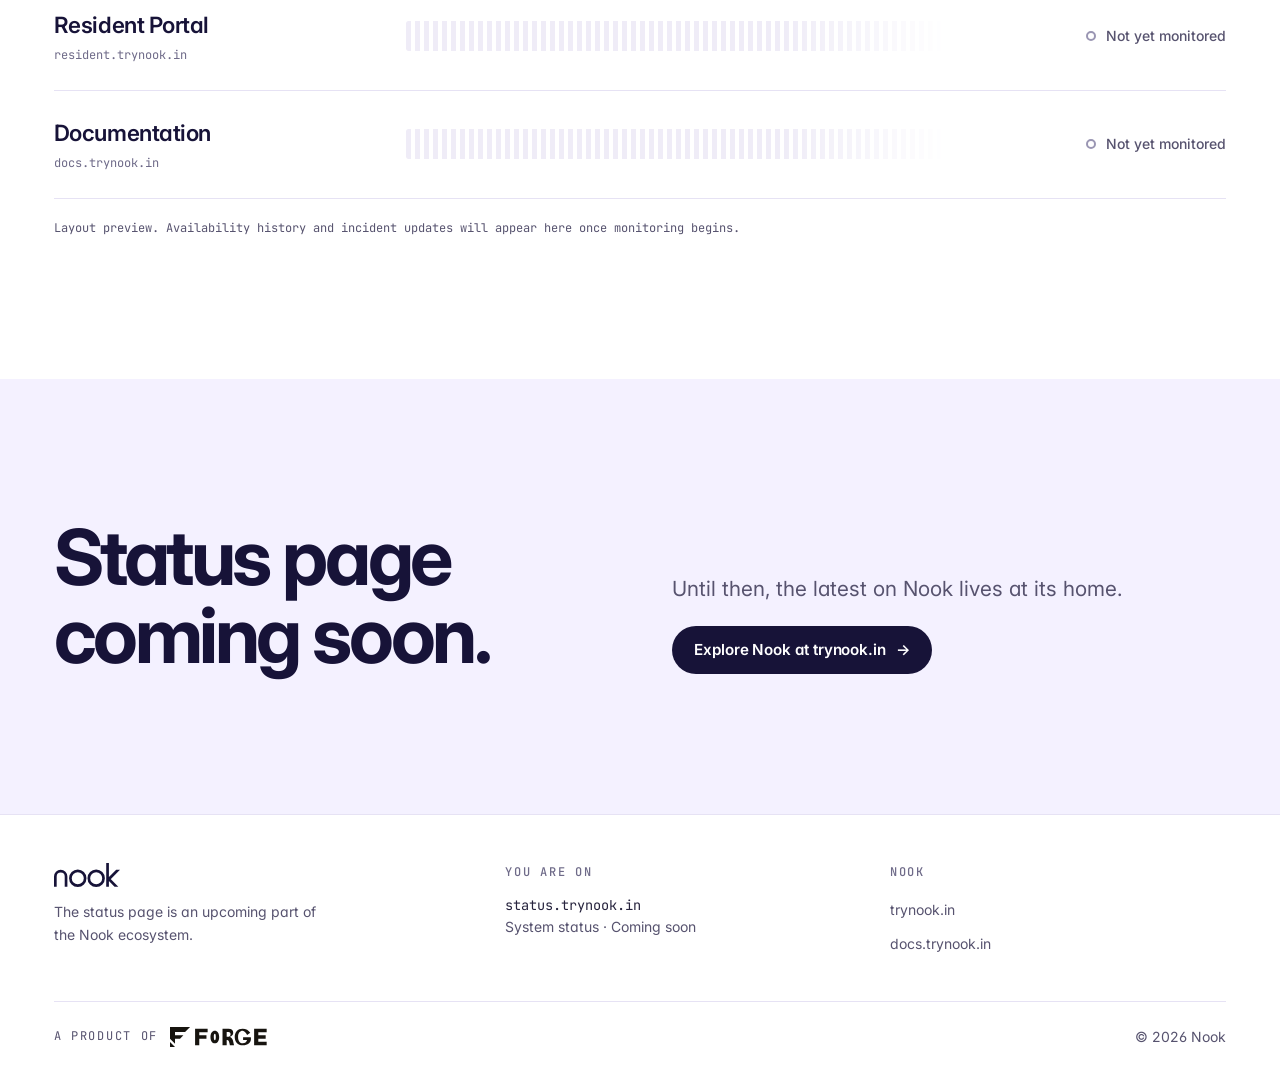
<file: ecosystem/status/index.html>
<!doctype html>
<html lang="en">
<head>
  <meta charset="utf-8">
  <meta name="viewport" content="width=device-width, initial-scale=1, viewport-fit=cover">
  <title>Nook Status — Coming soon</title>
  <meta name="description" content="Know what's happening with Nook. A dedicated place for service availability and incident updates is being prepared. Status page coming soon.">
  <meta name="robots" content="noindex, nofollow">
  <meta name="theme-color" content="#ffffff">
  <meta name="color-scheme" content="light">
  <link rel="icon" href="/assets/nook-favicon.svg" type="image/svg+xml">
  <link rel="icon" href="/assets/png/nook-favicon-32.png" sizes="32x32" type="image/png">
  <link rel="apple-touch-icon" href="/assets/png/nook-favicon-180.png">
  <meta property="og:type" content="website">
  <meta property="og:site_name" content="Nook">
  <meta property="og:title" content="Nook Status — Coming soon">
  <meta property="og:description" content="Know what's happening with Nook. Our status experience is coming soon.">
  <meta property="og:url" content="https://status.trynook.in/">
  <meta property="og:image" content="https://status.trynook.in/assets/png/nook-social-avatar.png">
  <meta property="og:image:width" content="1024">
  <meta property="og:image:height" content="1024">
  <meta property="og:image:alt" content="The nook monogram">
  <meta name="twitter:card" content="summary">
  <meta name="twitter:title" content="Nook Status — Coming soon">
  <meta name="twitter:description" content="Know what's happening with Nook.">
  <link rel="preconnect" href="https://fonts.googleapis.com">
  <link rel="preconnect" href="https://fonts.gstatic.com" crossorigin>
  <link rel="stylesheet" href="https://fonts.googleapis.com/css2?family=Inter:wght@400..800&family=JetBrains+Mono:wght@400;500&display=swap">
  <link rel="stylesheet" href="/ecosystem/shared/eco.css">
  <link rel="stylesheet" href="/ecosystem/status/status.css">
  <script>document.documentElement.classList.add('js');</script>
  <script src="/ecosystem/shared/eco.js" defer></script>
</head>
<body class="eco theme-light page-status">
  <a class="skip" href="#main">Skip to content</a>

  <header class="eco-header">
    <div class="wrap">
      <a class="eco-brand" href="https://trynook.in" aria-label="nook — visit trynook.in">
        <img src="/assets/svg/nook-logo-primary.svg" alt="nook" width="72" height="26">
        <span class="sep" aria-hidden="true"></span>
        <span class="product">System status</span>
      </a>
      <div class="eco-header__meta">
        <span class="eco-host">status.trynook.in</span>
        <span class="chip">Coming soon</span>
      </div>
    </div>
  </header>

  <main id="main">
    <section class="hero" aria-labelledby="hero-h">
      <div class="wrap">
        <p class="eyebrow rise" style="--d:.05s">Transparency <i>/</i> Visibility <i>/</i> Reliability</p>
        <h1 id="hero-h" class="rise" style="--d:.12s">Know what’s happening <span>with Nook.</span></h1>

        <div class="canvas rise" style="--d:.28s">
          <div class="notice">
            <span class="ring" aria-hidden="true"></span>
            <p class="notice__k">Status page coming soon</p>
            <p class="notice__t">Our status experience is coming soon.</p>
            <p class="notice__b">A dedicated place for service availability and incident updates is being prepared. No services are monitored on this page yet.</p>
          </div>

          <figure class="topo">
            <svg viewBox="0 0 680 440" role="img" aria-labelledby="topo-t topo-d" focusable="false">
              <title id="topo-t">Planned monitoring topology</title>
              <desc id="topo-d">The Nook platform at the centre, connected to four future monitoring categories: Management Dashboard, Backend Services, Resident Portal and Documentation. All nodes are hollow because nothing is monitored yet.</desc>
              <g class="rings" fill="none">
                <circle cx="340" cy="220" r="70"/><circle cx="340" cy="220" r="130"/><circle cx="340" cy="220" r="196"/>
              </g>
              <g class="links" fill="none">
                <path id="l1" d="M340 220 C 260 220, 210 96, 112 96"/>
                <path id="l2" d="M340 220 C 420 220, 470 96, 568 96"/>
                <path id="l3" d="M340 220 C 260 220, 210 344, 112 344"/>
                <path id="l4" d="M340 220 C 420 220, 470 344, 568 344"/>
              </g>
              <g class="signals" fill="none">
                <path d="M340 220 C 260 220, 210 96, 112 96"/>
                <path style="--o:1.1" d="M340 220 C 420 220, 470 96, 568 96"/>
                <path style="--o:2.3" d="M340 220 C 260 220, 210 344, 112 344"/>
                <path style="--o:.5" d="M340 220 C 420 220, 470 344, 568 344"/>
              </g>
              <g class="hub">
                <rect x="300" y="180" width="80" height="80" rx="20"/>
                <image href="/assets/svg/nook-symbol-violet.svg" x="324" y="200" width="32" height="40"/>
              </g>
              <g class="nodes">
                <g transform="translate(112 96)"><circle r="26"/><circle class="in" r="8"/><text y="50">MANAGEMENT DASHBOARD</text></g>
                <g transform="translate(568 96)"><circle r="26"/><circle class="in" r="8"/><text y="50">BACKEND SERVICES</text></g>
                <g transform="translate(112 344)"><circle r="26"/><circle class="in" r="8"/><text y="50">RESIDENT PORTAL</text></g>
                <g transform="translate(568 344)"><circle r="26"/><circle class="in" r="8"/><text y="50">DOCUMENTATION</text></g>
              </g>
            </svg>
            <figcaption>Planned topology · not live</figcaption>
          </figure>
        </div>
      </div>
    </section>

    <section class="board" aria-labelledby="board-h">
      <div class="wrap">
        <div class="board__head">
          <p class="eyebrow reveal">Future monitoring categories</p>
          <h2 id="board-h" class="reveal" style="--d:.05s">What this page will keep an eye on.</h2>
        </div>
        <table class="reveal" style="--d:.1s">
          <caption class="sr-only">Planned monitoring categories. Monitoring has not started, so there is no status or history to show.</caption>
          <thead>
            <tr><th scope="col">Component</th><th scope="col">History</th><th scope="col">State</th></tr>
          </thead>
          <tbody>
            <tr>
              <th scope="row"><span class="c-name">Management Dashboard</span><span class="c-host">app.trynook.in</span></th>
              <td><span class="track" role="img" aria-label="No history yet"></span></td>
              <td><span class="state">Not yet monitored</span></td>
            </tr>
            <tr>
              <th scope="row"><span class="c-name">Backend Services</span><span class="c-host">api.trynook.in</span></th>
              <td><span class="track" role="img" aria-label="No history yet"></span></td>
              <td><span class="state">Not yet monitored</span></td>
            </tr>
            <tr>
              <th scope="row"><span class="c-name">Resident Portal</span><span class="c-host">resident.trynook.in</span></th>
              <td><span class="track" role="img" aria-label="No history yet"></span></td>
              <td><span class="state">Not yet monitored</span></td>
            </tr>
            <tr>
              <th scope="row"><span class="c-name">Documentation</span><span class="c-host">docs.trynook.in</span></th>
              <td><span class="track" role="img" aria-label="No history yet"></span></td>
              <td><span class="state">Not yet monitored</span></td>
            </tr>
          </tbody>
        </table>
        <p class="board__note reveal">Layout preview. Availability history and incident updates will appear here once monitoring begins.</p>
      </div>
    </section>

    <section class="closing" aria-labelledby="close-h">
      <div class="wrap closing__in">
        <h2 id="close-h" class="reveal">Status page<br>coming soon.</h2>
        <div class="reveal" style="--d:.08s">
          <p>Until then, the latest on Nook lives at its home.</p>
          <a class="btn" href="https://trynook.in">Explore Nook at trynook.in <span class="arr" aria-hidden="true">→</span></a>
        </div>
      </div>
    </section>
  </main>

  <footer class="eco-footer">
    <div class="wrap">
      <div class="eco-footer__grid">
        <div class="fbrand">
          <img class="nook" src="/assets/svg/nook-logo-primary.svg" alt="nook" width="67" height="24" loading="lazy">
          <p>The status page is an upcoming part of the Nook ecosystem.</p>
        </div>
        <div>
          <h2>You are on</h2>
          <p class="hostname">status.trynook.in</p>
          <p>System status · Coming soon</p>
        </div>
        <div>
          <h2>Nook</h2>
          <ul>
            <li><a href="https://trynook.in">trynook.in</a></li>
            <li><a href="https://docs.trynook.in">docs.trynook.in</a></li>
          </ul>
        </div>
      </div>
      <div class="eco-footer__base">
        <p class="forge-credit">A product of <img src="/assets/forge/FORGE-horizontal.svg" alt="FORGE" width="97" height="20" loading="lazy"></p>
        <p>© 2026 Nook</p>
      </div>
    </div>
  </footer>
</body>
</html>
</file>
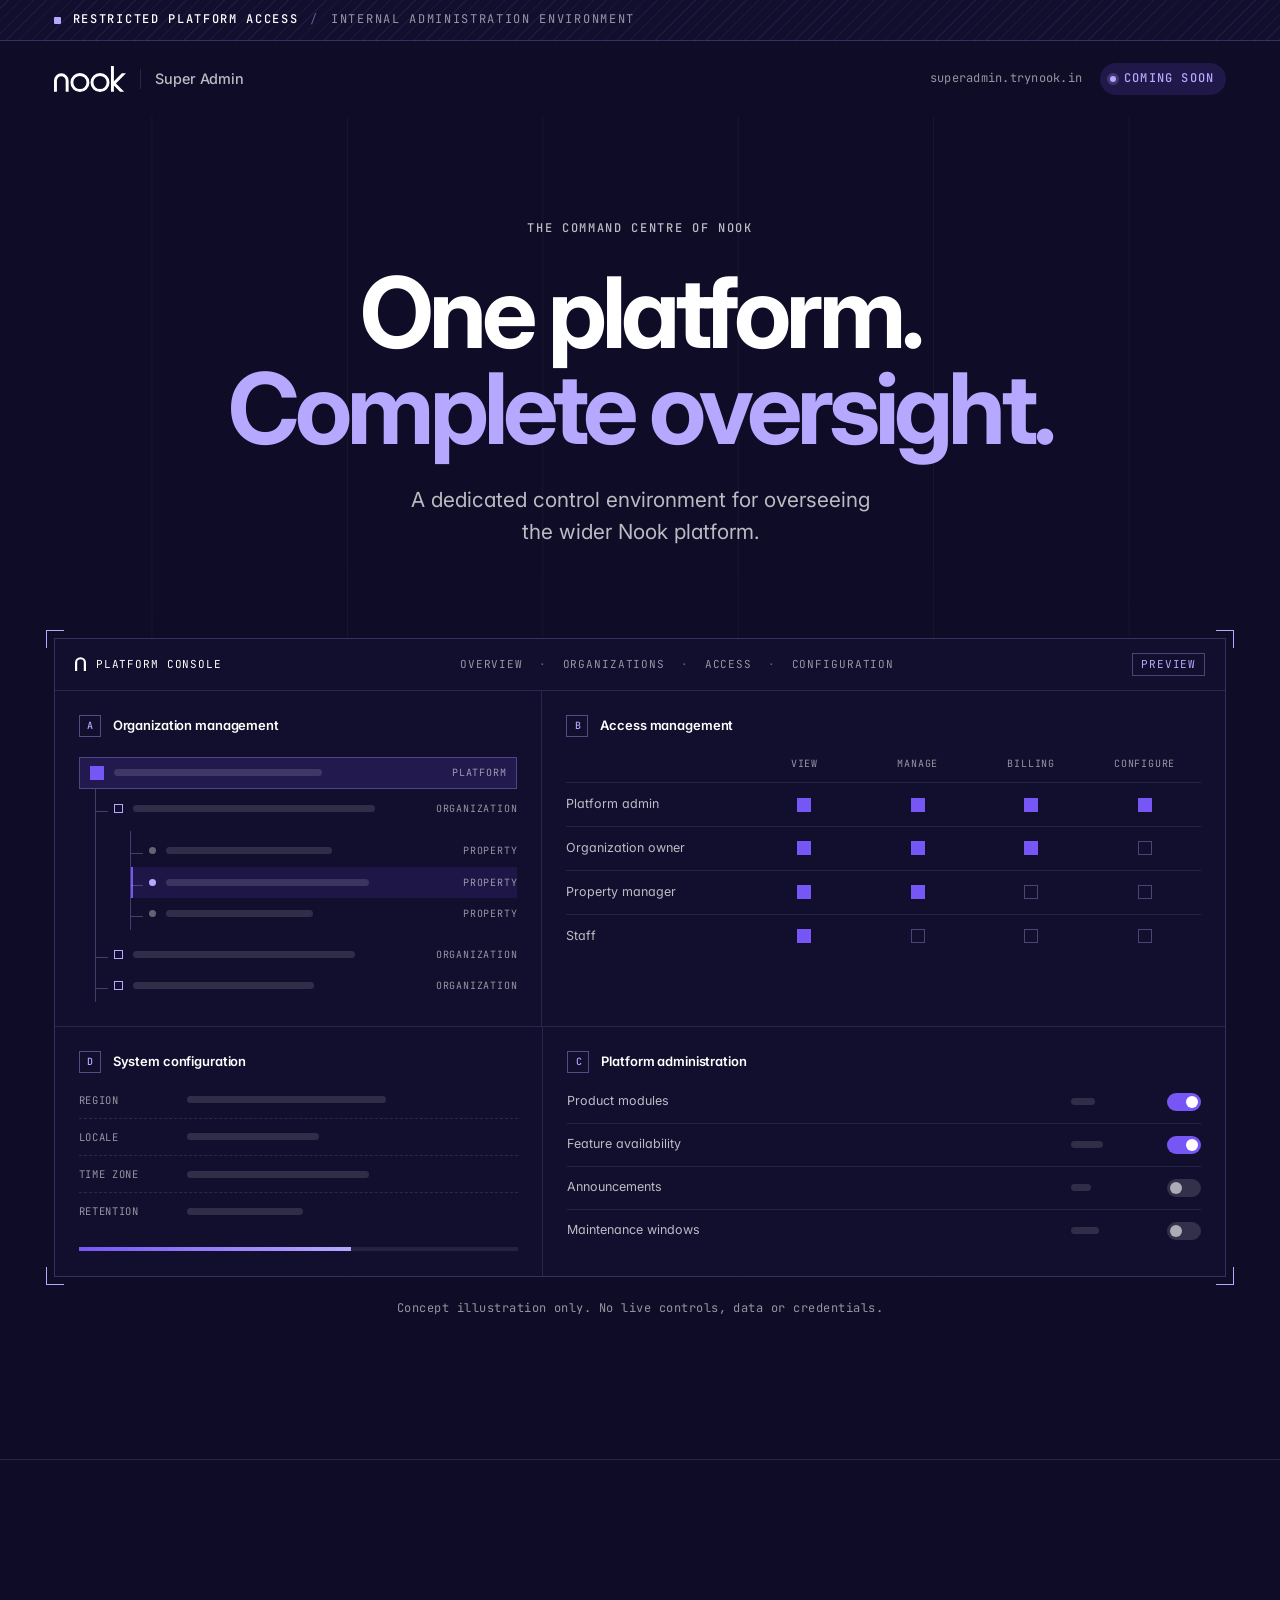
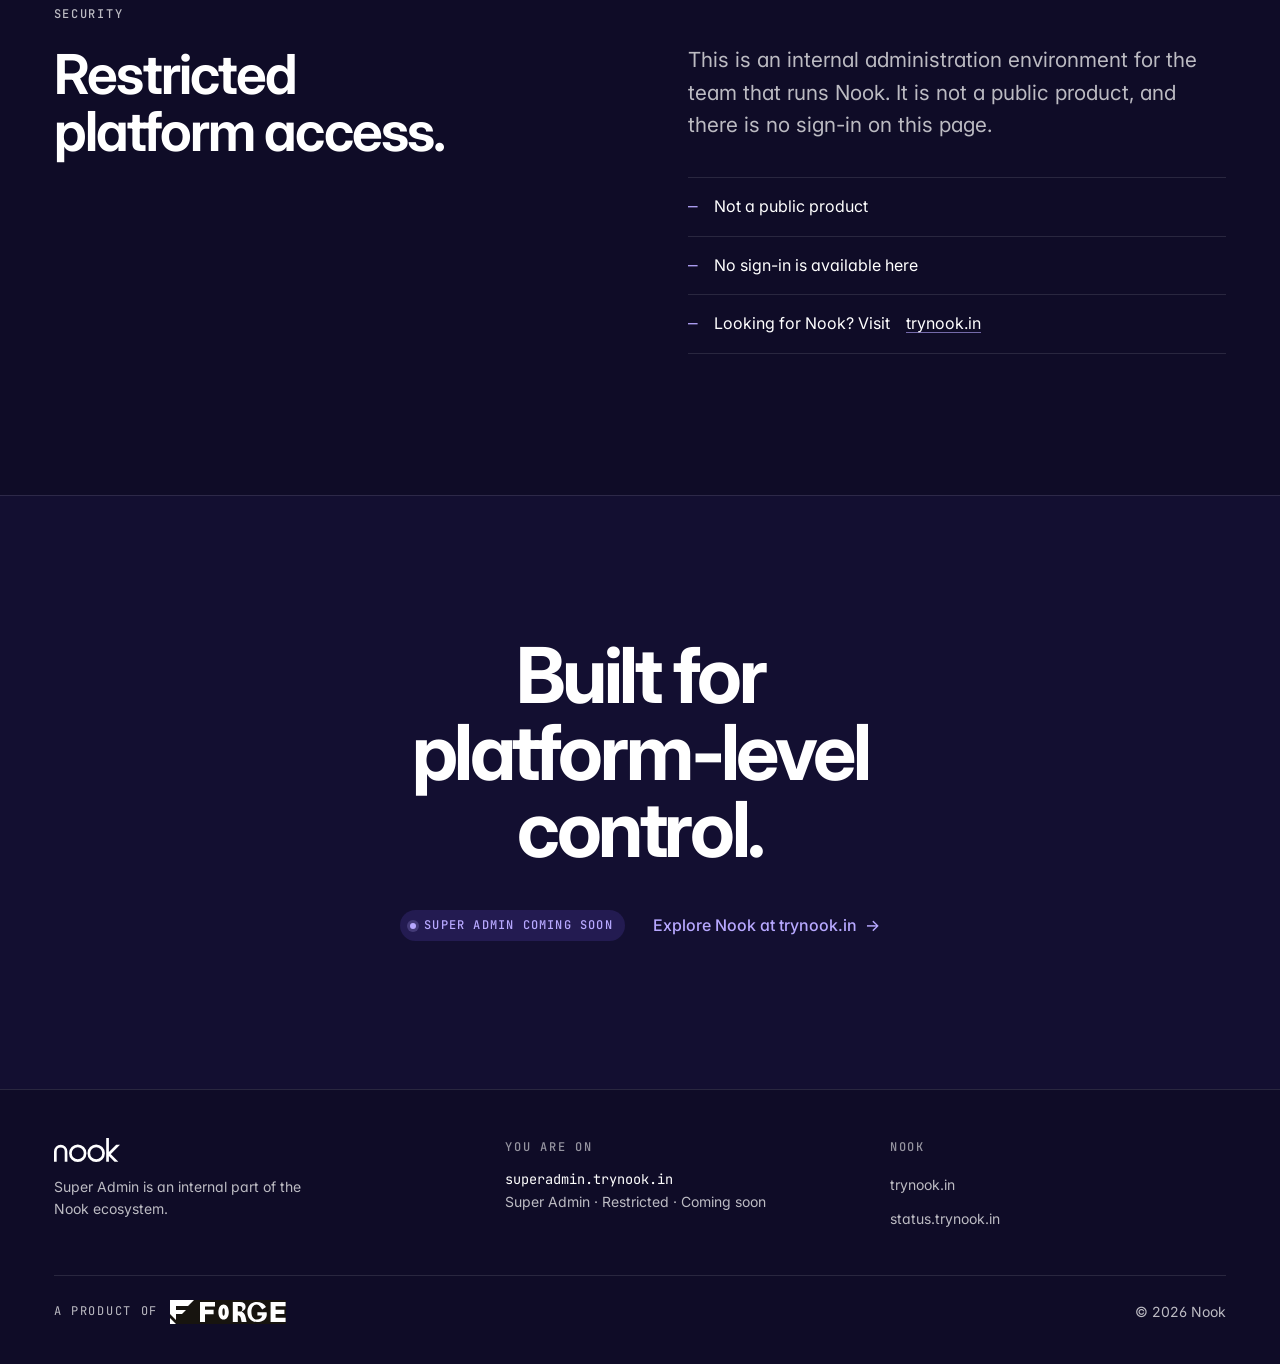
<file: ecosystem/superadmin/index.html>
<!doctype html>
<html lang="en">
<head>
  <meta charset="utf-8">
  <meta name="viewport" content="width=device-width, initial-scale=1, viewport-fit=cover">
  <title>Nook Super Admin — Restricted · Coming soon</title>
  <meta name="description" content="The command centre of Nook. A dedicated control environment for overseeing the wider Nook platform. Restricted platform access. Coming soon.">
  <meta name="robots" content="noindex, nofollow">
  <meta name="theme-color" content="#0F0C27">
  <meta name="color-scheme" content="dark">
  <link rel="icon" href="/assets/nook-favicon.svg" type="image/svg+xml">
  <link rel="icon" href="/assets/png/nook-favicon-32.png" sizes="32x32" type="image/png">
  <link rel="apple-touch-icon" href="/assets/png/nook-favicon-180.png">
  <meta property="og:type" content="website">
  <meta property="og:site_name" content="Nook">
  <meta property="og:title" content="Nook Super Admin — Coming soon">
  <meta property="og:description" content="One platform. Complete oversight. Restricted platform access.">
  <meta property="og:url" content="https://superadmin.trynook.in/">
  <meta property="og:image" content="https://superadmin.trynook.in/assets/png/nook-social-avatar.png">
  <meta property="og:image:width" content="1024">
  <meta property="og:image:height" content="1024">
  <meta property="og:image:alt" content="The nook monogram">
  <meta name="twitter:card" content="summary">
  <meta name="twitter:title" content="Nook Super Admin — Coming soon">
  <meta name="twitter:description" content="One platform. Complete oversight.">
  <link rel="preconnect" href="https://fonts.googleapis.com">
  <link rel="preconnect" href="https://fonts.gstatic.com" crossorigin>
  <link rel="stylesheet" href="https://fonts.googleapis.com/css2?family=Inter:wght@400..800&family=JetBrains+Mono:wght@400;500&display=swap">
  <link rel="stylesheet" href="/ecosystem/shared/eco.css">
  <link rel="stylesheet" href="/ecosystem/superadmin/superadmin.css">
  <script>document.documentElement.classList.add('js');</script>
  <script src="/ecosystem/shared/eco.js" defer></script>
</head>
<body class="eco theme-dark page-sa">
  <a class="skip" href="#main">Skip to content</a>

  <div class="restricted" role="note">
    <div class="wrap">
      <span class="lamp" aria-hidden="true"></span>
      <strong>Restricted platform access</strong>
      <span class="restricted__sub">Internal administration environment</span>
    </div>
  </div>

  <header class="eco-header">
    <div class="wrap">
      <a class="eco-brand" href="https://trynook.in" aria-label="nook — visit trynook.in">
        <img src="/assets/nook-logo-white.svg" alt="nook" width="72" height="26">
        <span class="sep" aria-hidden="true"></span>
        <span class="product">Super Admin</span>
      </a>
      <div class="eco-header__meta">
        <span class="eco-host">superadmin.trynook.in</span>
        <span class="chip">Coming soon</span>
      </div>
    </div>
  </header>

  <main id="main">
    <section class="hero" aria-labelledby="hero-h">
      <div class="wrap hero__in">
        <p class="eyebrow rise" style="--d:.05s">The command centre of Nook</p>
        <h1 id="hero-h" class="rise" style="--d:.12s">One platform.<br><span>Complete oversight.</span></h1>
        <p class="lede rise" style="--d:.22s">A dedicated control environment for overseeing the wider Nook platform.</p>
      </div>

      <div class="wrap">
        <figure class="cc rise" style="--d:.36s" role="img" aria-label="Concept illustration of the Super Admin control centre in four areas: organization management shown as a hierarchy, an access management matrix of roles and permissions, platform administration switches, and system configuration settings. Illustrative only; no real data or controls.">
          <div class="cc-frame" aria-hidden="true">
            <i class="crop tl"></i><i class="crop tr"></i><i class="crop bl"></i><i class="crop br"></i>
            <div class="cc-bar">
              <span class="cc-bar__id"><img src="/assets/svg/nook-symbol-white.svg" alt="" width="11" height="14">Platform console</span>
              <span class="cc-bar__crumbs">Overview <i>·</i> Organizations <i>·</i> Access <i>·</i> Configuration</span>
              <span class="cc-bar__env">Preview</span>
            </div>

            <div class="cc-grid">
              <!-- A · Organizations -->
              <div class="q q-org">
                <p class="q-h"><span>A</span>Organization management</p>
                <div class="tree">
                  <div class="t-root"><b class="t-sym"></b><span class="sk w50"></span><em>Platform</em></div>
                  <ul>
                    <li class="open"><span class="t-node"></span><span class="sk w60"></span><em>Organization</em>
                      <ul>
                        <li><span class="t-leaf"></span><span class="sk w45"></span><em>Property</em></li>
                        <li class="hl"><span class="t-leaf"></span><span class="sk w55"></span><em>Property</em></li>
                        <li><span class="t-leaf"></span><span class="sk w40"></span><em>Property</em></li>
                      </ul>
                    </li>
                    <li><span class="t-node"></span><span class="sk w55"></span><em>Organization</em></li>
                    <li><span class="t-node"></span><span class="sk w45"></span><em>Organization</em></li>
                  </ul>
                </div>
              </div>

              <!-- B · Access -->
              <div class="q q-acc">
                <p class="q-h"><span>B</span>Access management</p>
                <div class="matrix">
                  <span class="mx-c"></span><span class="mx-c h">View</span><span class="mx-c h">Manage</span><span class="mx-c h">Billing</span><span class="mx-c h">Configure</span>
                  <span class="mx-r">Platform admin</span><i class="on"></i><i class="on"></i><i class="on"></i><i class="on"></i>
                  <span class="mx-r">Organization owner</span><i class="on"></i><i class="on"></i><i class="on"></i><i></i>
                  <span class="mx-r">Property manager</span><i class="on"></i><i class="on"></i><i></i><i></i>
                  <span class="mx-r">Staff</span><i class="on"></i><i></i><i></i><i></i>
                </div>
              </div>

              <!-- C · Platform administration -->
              <div class="q q-adm">
                <p class="q-h"><span>C</span>Platform administration</p>
                <ul class="switches">
                  <li><span>Product modules</span><span class="sk w30"></span><b class="sw on"></b></li>
                  <li><span>Feature availability</span><span class="sk w40"></span><b class="sw on"></b></li>
                  <li><span>Announcements</span><span class="sk w25"></span><b class="sw"></b></li>
                  <li><span>Maintenance windows</span><span class="sk w35"></span><b class="sw"></b></li>
                </ul>
              </div>

              <!-- D · System configuration -->
              <div class="q q-cfg">
                <p class="q-h"><span>D</span>System configuration</p>
                <dl class="cfg">
                  <div><dt>Region</dt><dd><span class="sk w60"></span></dd></div>
                  <div><dt>Locale</dt><dd><span class="sk w40"></span></dd></div>
                  <div><dt>Time zone</dt><dd><span class="sk w55"></span></dd></div>
                  <div><dt>Retention</dt><dd><span class="sk w35"></span></dd></div>
                </dl>
                <div class="gauge"><i style="--v:.62"></i></div>
              </div>
            </div>
          </div>
        </figure>
        <p class="concept-note">Concept illustration only. No live controls, data or credentials.</p>
      </div>
    </section>

    <section class="access" aria-labelledby="acc-h">
      <div class="wrap access__grid">
        <div>
          <p class="eyebrow reveal">Security</p>
          <h2 id="acc-h" class="reveal" style="--d:.05s">Restricted platform access.</h2>
        </div>
        <div class="access__body">
          <p class="reveal" style="--d:.1s">This is an internal administration environment for the team that runs Nook. It is not a public product, and there is no sign-in on this page.</p>
          <ul class="facts">
            <li class="reveal" style="--d:.14s"><span class="mk">—</span>Not a public product</li>
            <li class="reveal" style="--d:.18s"><span class="mk">—</span>No sign-in is available here</li>
            <li class="reveal" style="--d:.22s"><span class="mk">—</span>Looking for Nook? Visit <a href="https://trynook.in">trynook.in</a></li>
          </ul>
        </div>
      </div>
    </section>

    <section class="closing" aria-labelledby="close-h">
      <div class="wrap closing__in">
        <h2 id="close-h" class="reveal">Built for platform‑level control.</h2>
        <div class="closing__row reveal" style="--d:.08s">
          <span class="chip">Super Admin coming soon</span>
          <a class="tlink" href="https://trynook.in">Explore Nook at trynook.in <span aria-hidden="true">→</span></a>
        </div>
      </div>
    </section>
  </main>

  <footer class="eco-footer">
    <div class="wrap">
      <div class="eco-footer__grid">
        <div class="fbrand">
          <img class="nook" src="/assets/nook-logo-white.svg" alt="nook" width="67" height="24" loading="lazy">
          <p>Super Admin is an internal part of the Nook ecosystem.</p>
        </div>
        <div>
          <h2>You are on</h2>
          <p class="hostname">superadmin.trynook.in</p>
          <p>Super Admin · Restricted · Coming soon</p>
        </div>
        <div>
          <h2>Nook</h2>
          <ul>
            <li><a href="https://trynook.in">trynook.in</a></li>
            <li><a href="https://status.trynook.in">status.trynook.in</a></li>
          </ul>
        </div>
      </div>
      <div class="eco-footer__base">
        <p class="forge-credit">A product of <img src="/assets/forge/FORGE-horizontal-white-on-ink.svg" alt="FORGE" width="116" height="24" loading="lazy"></p>
        <p>© 2026 Nook</p>
      </div>
    </div>
  </footer>
</body>
</html>
</file>
<file: ecosystem/shared/eco.css>
/* =========================================================================
   Nook ecosystem — shared design system
   Tokens, type scale, base elements, header, footer and motion shared by the
   six subdomain "coming soon" experiences. Page art direction lives in each
   page's own stylesheet; this file only holds what they have in common.
   ========================================================================= */

:root {
  /* Official palette (nook-brand-guidelines.md §2) */
  --nook-indigo: #171338;
  --nook-violet: #7657F6;
  --nook-lavender: #F4F1FF;
  --nook-white: #FFFFFF;
  --nook-text: #26233D;

  /* Supporting tints, all derived from the palette */
  --violet-700: #4F35C9;   /* violet text on light, 7.1:1 on white */
  --violet-300: #B7A8FF;   /* violet text on indigo, 8.0:1 */
  --violet-100: #E7E1FF;
  --indigo-900: #0F0C27;
  --indigo-800: #1D1844;
  --indigo-700: #282259;
  --ink-muted: #57536F;    /* 7.3:1 on white, 6.6:1 on lavender */
  --ink-faint: #6F6B89;    /* 5.0:1 on white */
  --line: #E6E2F4;
  --line-strong: #D3CDEA;
  --line-dark: rgba(255, 255, 255, .11);
  --on-dark-muted: rgba(255, 255, 255, .72);
  --on-dark-faint: rgba(255, 255, 255, .56);

  /* Type */
  --font-sans: "Inter", ui-sans-serif, system-ui, -apple-system, "Segoe UI", Roboto, "Helvetica Neue", Arial, sans-serif;
  --font-mono: "JetBrains Mono", ui-monospace, "SF Mono", Menlo, Consolas, monospace;
  --font-serif: "Instrument Serif", "Iowan Old Style", Georgia, serif;

  --t-display: clamp(2.6rem, 1.2rem + 6.2vw, 6.6rem);
  --t-h1: clamp(2.35rem, 1.3rem + 4.4vw, 5rem);
  --t-h2: clamp(1.9rem, 1.2rem + 2.8vw, 3.5rem);
  --t-h3: clamp(1.15rem, 1rem + .5vw, 1.4rem);
  --t-lede: clamp(1.06rem, .98rem + .4vw, 1.3rem);
  --t-body: 1rem;
  --t-small: .875rem;
  --t-micro: .75rem;

  /* Space & layout */
  --gutter: clamp(16px, 4.2vw, 64px);
  --maxw: 1320px;
  --section: clamp(88px, 11vw, 168px);
  --radius-s: 6px;
  --radius-m: 12px;
  --radius-l: 20px;

  /* Motion */
  --ease-out: cubic-bezier(.16, .84, .3, 1);
  --ease-io: cubic-bezier(.65, 0, .35, 1);
  --dur: .9s;
}

*, *::before, *::after { box-sizing: border-box; }
html { -webkit-text-size-adjust: 100%; text-size-adjust: 100%; }
body {
  margin: 0;
  font-family: var(--font-sans);
  font-size: var(--t-body);
  line-height: 1.6;
  color: var(--nook-text);
  background: var(--nook-white);
  -webkit-font-smoothing: antialiased;
  -moz-osx-font-smoothing: grayscale;
  text-rendering: optimizeLegibility;
  font-feature-settings: "ss01", "cv11";
  overflow-x: clip;
}
img, svg { display: block; max-width: 100%; }
h1, h2, h3, h4, p, ol, ul, figure, dl, dd { margin: 0; }
ol, ul { padding: 0; list-style: none; }
a { color: inherit; }
::selection { background: var(--nook-violet); color: #fff; }

.wrap { width: 100%; max-width: var(--maxw); margin-inline: auto; padding-inline: var(--gutter); }

.sr-only {
  position: absolute !important; width: 1px; height: 1px; padding: 0; margin: -1px;
  overflow: hidden; clip: rect(0 0 0 0); white-space: nowrap; border: 0;
}

.skip {
  position: absolute; left: 16px; top: -100px; z-index: 100;
  padding: 10px 16px; border-radius: var(--radius-s);
  background: var(--nook-violet); color: #fff; font-weight: 600; text-decoration: none;
}
.skip:focus { top: 16px; }

:focus-visible { outline: 2px solid var(--nook-violet); outline-offset: 3px; border-radius: 4px; }
.theme-dark :focus-visible { outline-color: var(--violet-300); }

/* ---------- Type primitives ---------- */
.eyebrow {
  display: inline-flex; align-items: center; gap: 10px;
  font-family: var(--font-mono); font-size: var(--t-micro); font-weight: 500;
  letter-spacing: .14em; text-transform: uppercase;
  color: var(--ink-muted);
}
.theme-dark .eyebrow { color: var(--on-dark-muted); }

.mono { font-family: var(--font-mono); letter-spacing: 0; }

.lede { font-size: var(--t-lede); line-height: 1.55; color: var(--ink-muted); max-width: 38ch; }
.theme-dark .lede { color: var(--on-dark-muted); }

/* ---------- Status chip ---------- */
.chip {
  display: inline-flex; align-items: center; gap: 8px;
  padding: 6px 12px 6px 10px; border-radius: 999px;
  font-family: var(--font-mono); font-size: var(--t-micro); font-weight: 500;
  letter-spacing: .1em; text-transform: uppercase; white-space: nowrap;
  color: var(--violet-700); background: var(--violet-100);
}
.chip::before {
  content: ""; width: 6px; height: 6px; border-radius: 50%;
  background: currentColor; box-shadow: 0 0 0 3px color-mix(in srgb, currentColor 22%, transparent);
}
.theme-dark .chip { color: var(--violet-300); background: rgba(118, 87, 246, .16); }

/* ---------- Buttons & links ---------- */
.btn {
  --bg: var(--nook-indigo); --fg: #fff;
  display: inline-flex; align-items: center; gap: 10px; min-height: 48px;
  padding: 0 22px; border-radius: 999px;
  background: var(--bg); color: var(--fg);
  font-weight: 600; font-size: .95rem; letter-spacing: -.005em; text-decoration: none;
  transition: background-color .3s var(--ease-out), transform .3s var(--ease-out);
}
.btn .arr { transition: transform .35s var(--ease-out); }
.btn:hover { background: var(--violet-700); }
.btn:hover .arr { transform: translateX(3px); }
.btn:active { transform: translateY(1px); }
.btn--light { --bg: #fff; --fg: var(--nook-indigo); }
.btn--light:hover { background: var(--violet-100); }
.btn--violet { --bg: var(--nook-violet); }
.btn--violet:hover { background: var(--violet-700); }

.tlink {
  display: inline-flex; align-items: center; gap: 8px; min-height: 44px;
  font-weight: 500; text-decoration: none; color: inherit;
  background: linear-gradient(currentColor, currentColor) 0 calc(100% - 10px) / 0 1px no-repeat;
  transition: background-size .45s var(--ease-out);
}
.tlink:hover { background-size: 100% 1px; }

/* ---------- Header ---------- */
.eco-header { position: relative; z-index: 10; }
.eco-header .wrap {
  display: flex; align-items: center; justify-content: space-between; gap: 16px;
  min-height: 76px;
}
.eco-brand { display: inline-flex; align-items: center; gap: 14px; text-decoration: none; color: inherit; min-height: 44px; }
.eco-brand img { height: 26px; width: auto; }
.eco-brand .sep { width: 1px; height: 20px; background: var(--line-strong); }
.theme-dark .eco-brand .sep { background: var(--line-dark); }
.eco-brand .product { font-size: .9rem; font-weight: 500; letter-spacing: -.005em; color: var(--ink-muted); }
.theme-dark .eco-brand .product { color: var(--on-dark-muted); }
.eco-host { font-family: var(--font-mono); font-size: var(--t-micro); color: var(--ink-faint); letter-spacing: .02em; }
.theme-dark .eco-host { color: var(--on-dark-faint); }
.eco-header__meta { display: flex; align-items: center; gap: 18px; }
@media (max-width: 640px) {
  .eco-header .wrap { min-height: 64px; }
  .eco-brand img { height: 22px; }
  .eco-brand .sep, .eco-brand .product, .eco-header .eco-host { display: none; }
}

/* ---------- Footer ---------- */
.eco-footer { border-top: 1px solid var(--line); padding-block: 48px 40px; font-size: var(--t-small); color: var(--ink-muted); }
.theme-dark .eco-footer { border-top-color: var(--line-dark); color: var(--on-dark-muted); }
.eco-footer__grid {
  display: grid; gap: 32px 48px;
  grid-template-columns: minmax(0, 1.2fr) minmax(0, 1fr) minmax(0, 1fr);
  align-items: start;
}
.eco-footer .fbrand img.nook { height: 24px; width: auto; }
.eco-footer .fbrand p { margin-top: 14px; max-width: 30ch; }
.eco-footer h2 {
  font-family: var(--font-mono); font-size: var(--t-micro); font-weight: 500;
  letter-spacing: .14em; text-transform: uppercase; color: var(--ink-faint); margin-bottom: 12px;
}
.theme-dark .eco-footer h2 { color: var(--on-dark-faint); }
.eco-footer ul li + li { margin-top: 2px; }
.eco-footer a { text-decoration: none; display: inline-flex; min-height: 32px; align-items: center; overflow-wrap: anywhere; }
.eco-footer a:hover { color: var(--violet-700); text-decoration: underline; text-underline-offset: 3px; }
.theme-dark .eco-footer a:hover { color: #fff; }
.eco-footer .hostname { font-family: var(--font-mono); color: var(--nook-text); font-size: .85rem; }
.theme-dark .eco-footer .hostname { color: #fff; }
.eco-footer__base {
  margin-top: 40px; padding-top: 24px; border-top: 1px solid var(--line);
  display: flex; flex-wrap: wrap; align-items: center; justify-content: space-between; gap: 16px;
}
.theme-dark .eco-footer__base { border-top-color: var(--line-dark); }
.forge-credit {
  display: inline-flex; align-items: center; gap: 12px;
  font-family: var(--font-mono); font-size: var(--t-micro); letter-spacing: .14em; text-transform: uppercase;
}
.forge-credit img { height: 20px; width: auto; }
.theme-dark .forge-credit img { height: 24px; }
@media (max-width: 860px) {
  .eco-footer__grid { grid-template-columns: 1fr 1fr; }
  .eco-footer .fbrand { grid-column: 1 / -1; }
}
@media (max-width: 480px) {
  .eco-footer__grid { grid-template-columns: 1fr; }
}

/* ---------- Motion ----------
   Content is fully visible without JS. With JS, .reveal elements rise in as
   they enter the viewport; .rise elements animate on load with a --d delay. */
@keyframes eco-rise { from { opacity: 0; transform: translate3d(0, 18px, 0); } to { opacity: 1; transform: none; } }
@keyframes eco-fade { from { opacity: 0; } to { opacity: 1; } }

.rise { animation: eco-rise var(--dur) var(--ease-out) both; animation-delay: var(--d, 0s); }
.fade { animation: eco-fade 1.4s var(--ease-out) both; animation-delay: var(--d, 0s); }

.js .reveal { opacity: 0; transform: translate3d(0, 22px, 0); transition: opacity 1s var(--ease-out), transform 1s var(--ease-out); transition-delay: var(--d, 0s); }
.js .reveal.in { opacity: 1; transform: none; }

@media (prefers-reduced-motion: reduce) {
  *, *::before, *::after { animation-duration: .001ms !important; animation-iteration-count: 1 !important; animation-delay: 0s !important; transition-duration: .001ms !important; scroll-behavior: auto !important; }
  .js .reveal { opacity: 1; transform: none; }
}
</file>
<file: ecosystem/api/api.css>
/* =========================================================================
   02 · api.trynook.in — Platform API
   Direction: developer platform. Midnight Indigo, technical typography, and
   an isometric three-layer architecture with quiet service-path pulses.
   ========================================================================= */

.page-api {
  background: var(--nook-indigo);
  color: #fff;
}
.page-api main { position: relative; }
.page-api main::before {
  /* fine dot lattice, fading out below the hero */
  content: ""; position: absolute; inset: 0 0 auto 0; height: 1100px; pointer-events: none;
  background-image: radial-gradient(rgba(183, 168, 255, .16) 1px, transparent 1.2px);
  background-size: 28px 28px;
  -webkit-mask-image: linear-gradient(to bottom, #000 0, transparent 100%);
          mask-image: linear-gradient(to bottom, #000 0, transparent 100%);
}

.tick { width: 18px; height: 1px; background: var(--violet-300); display: inline-block; }

/* ---------- Hero ---------- */
.hero { position: relative; padding-block: clamp(32px, 6vw, 88px) var(--section); }
.hero__grid {
  display: grid; align-items: center; gap: 48px 56px;
  grid-template-columns: minmax(0, 5fr) minmax(0, 7fr);
}
.hero h1 {
  margin-top: 26px;
  font-size: var(--t-h1); line-height: 1.02; letter-spacing: -.04em; font-weight: 650;
  max-width: 12ch;
}
.hero .lede { margin-top: 24px; max-width: 34ch; }

.spec { margin-top: 44px; border-top: 1px solid var(--line-dark); font-size: var(--t-small); max-width: 460px; }
.spec div { display: grid; grid-template-columns: 120px 1fr; gap: 16px; align-items: center; padding: 14px 0; border-bottom: 1px solid var(--line-dark); }
.spec dt { font-family: var(--font-mono); font-size: var(--t-micro); letter-spacing: .12em; text-transform: uppercase; color: var(--on-dark-faint); }
.spec dd { color: var(--on-dark-muted); }
.spec a { color: #fff; text-underline-offset: 3px; text-decoration-color: rgba(183, 168, 255, .6); }
.spec a:hover { text-decoration-color: #fff; }

/* ---------- Architecture ---------- */
.arch svg { width: 100%; height: auto; overflow: visible; }
.arch .lbl text { font-size: 12px; letter-spacing: .12em; fill: rgba(255, 255, 255, .72); }
.arch .lbl text.ix { fill: var(--violet-300); font-size: 12px; }
.arch .lbl .lead { stroke: rgba(183, 168, 255, .45); stroke-dasharray: 2 4; }
.arch .rail { stroke: rgba(183, 168, 255, .28); stroke-width: 1.2; }
.arch .pulse {
  stroke: #B7A8FF; stroke-width: 2; stroke-linecap: round;
  stroke-dasharray: 14 166; stroke-dashoffset: 180;
  animation: api-pulse 3.6s linear infinite; animation-delay: calc(var(--o, 0) * -1s);
}
.arch .p23 .pulse { animation-duration: 4.2s; }
@keyframes api-pulse { to { stroke-dashoffset: 0; } }
.arch .l1 { animation: api-float 7s var(--ease-io) infinite alternate; }
@keyframes api-float { from { transform: translateY(-3px); } to { transform: translateY(4px); } }
.arch .cells path { animation: api-cell 5s var(--ease-io) infinite alternate; }
.arch .cells path:nth-child(2n) { animation-delay: -2s; }
.arch .cells path:nth-child(3n) { animation-delay: -3.5s; }
@keyframes api-cell { 50% { opacity: .15; } }

.arch figcaption { margin-top: 12px; }
.legend { display: none; }
.note { font-family: var(--font-mono); font-size: var(--t-micro); color: var(--on-dark-faint); text-align: right; letter-spacing: .02em; }

@media (max-width: 1080px) {
  .hero__grid { grid-template-columns: 1fr; }
  .hero h1 { max-width: 16ch; }
  .arch { max-width: 760px; width: 100%; margin-inline: auto; }
}
@media (max-width: 640px) {
  /* On phones the in-drawing captions would be too small to read: crop to the
     stack and move the layer captions into an HTML legend below it. */
  .arch { overflow: hidden; }
  .arch svg { margin-left: -14%; width: 128%; max-width: none; }
  .arch .lbl, .arch .nlabel { display: none; }
  .legend { display: grid; gap: 0; border-top: 1px solid var(--line-dark); margin-top: 8px; }
  .legend li { display: flex; gap: 14px; padding: 12px 0; border-bottom: 1px solid var(--line-dark); font-size: var(--t-small); color: var(--on-dark-muted); }
  .legend span { font-family: var(--font-mono); color: var(--violet-300); }
  .note { text-align: left; margin-top: 14px; }
  .spec div { grid-template-columns: 1fr; gap: 4px; }
}

/* ---------- Capabilities ---------- */
.found { padding-block: var(--section); border-top: 1px solid var(--line-dark); background: #130F31; }
.found__grid { display: grid; grid-template-columns: minmax(0, 4fr) minmax(0, 7fr); gap: 48px 96px; align-items: start; }
.found__head { position: sticky; top: 48px; }
.found h2 { margin-top: 20px; font-size: var(--t-h2); line-height: 1.04; letter-spacing: -.035em; font-weight: 650; }
.found .lede { margin-top: 20px; }

.caps { border-top: 1px solid var(--line-dark); }
.caps li {
  display: grid; grid-template-columns: 56px minmax(0, 1fr) 120px; gap: 24px; align-items: center;
  padding: 32px 0; border-bottom: 1px solid var(--line-dark); position: relative;
}
.caps li::before {
  content: ""; position: absolute; left: 0; top: -1px; height: 1px; width: 0; background: var(--nook-violet);
  transition: width .7s var(--ease-out);
}
.caps li:hover::before { width: 100%; }
.caps .ix { font-family: var(--font-mono); font-size: var(--t-small); color: var(--violet-300); align-self: start; padding-top: 4px; }
.caps h3 { font-size: var(--t-h3); font-weight: 600; letter-spacing: -.02em; }
.caps p { margin-top: 6px; color: var(--on-dark-muted); max-width: 46ch; }
.caps svg { width: 120px; height: 48px; fill: none; stroke: rgba(183, 168, 255, .55); stroke-width: 1.4; }
.caps svg .flow { stroke: var(--violet-300); stroke-dasharray: 4 5; animation: api-flow 2.4s linear infinite; }
@keyframes api-flow { to { stroke-dashoffset: -18; } }

@media (max-width: 960px) {
  .found__grid { grid-template-columns: 1fr; }
  .found__head { position: static; }
}
@media (max-width: 560px) {
  .caps li { grid-template-columns: 40px minmax(0, 1fr); }
  .caps svg { grid-column: 2; width: 96px; height: 38px; }
}

/* ---------- Closing ---------- */
.closing { padding-block: var(--section); position: relative; overflow: hidden; }
.closing::before {
  content: ""; position: absolute; left: 50%; top: 0; bottom: 0; width: 1px;
  background: linear-gradient(to bottom, var(--line-dark), transparent);
}
.closing__in { position: relative; text-align: center; display: flex; flex-direction: column; align-items: center; }
.closing h2 { margin-top: 24px; font-size: var(--t-h1); line-height: 1; letter-spacing: -.045em; font-weight: 650; max-width: 14ch; background: var(--nook-indigo); padding: 8px 0; }
.closing__actions { margin-top: 40px; display: flex; flex-wrap: wrap; justify-content: center; gap: 12px 28px; align-items: center; background: var(--nook-indigo); padding: 8px; }
.closing .tlink { color: var(--violet-300); }
.closing .eyebrow { background: var(--nook-indigo); padding: 6px 12px; }
</file>
<file: ecosystem/app/app.css>
/* =========================================================================
   01 · app.trynook.in — Management Dashboard
   Direction: enterprise SaaS announcement. White editorial hero; one large,
   precise workspace illustration straddling a Soft Lavender stage.
   ========================================================================= */

.page-app { background: #fff; }

/* ---------- Hero ---------- */
.hero { padding-top: clamp(40px, 7vw, 104px); }
.hero__copy {
  display: grid; gap: 28px 64px;
  grid-template-columns: minmax(0, 1.55fr) minmax(0, 1fr);
  align-items: end;
}
.hero__copy .eyebrow, .hero h1 { grid-column: 1 / -1; }
.hero__aside { grid-column: 2; }
.hero h1 {
  font-size: var(--t-display); line-height: .96; letter-spacing: -.045em; font-weight: 700;
  color: var(--nook-indigo);
}
.hero h1 span { color: var(--nook-violet); }
.hero__aside { padding-bottom: 8px; margin-top: clamp(0px, 2vw, 24px); }
.hero__aside .lede { max-width: 34ch; }
.actions { margin-top: 28px; display: flex; flex-wrap: wrap; gap: 12px 20px; align-items: center; }

@media (max-width: 960px) {
  .hero__copy { grid-template-columns: 1fr; }
  .hero__aside { grid-column: 1; }
  .hero__aside .lede { max-width: 46ch; }
}

/* ---------- Stage + console ---------- */
.stage {
  margin-top: clamp(48px, 7vw, 96px);
  background: linear-gradient(to bottom, #fff 0, #fff 30%, var(--nook-lavender) 30%);
  padding-bottom: clamp(56px, 7vw, 104px);
}
.console { position: relative; }
.cx {
  --cx-line: #ECE9F6;
  display: grid;
  grid-template-columns: 208px minmax(0, 1fr);
  grid-template-rows: 54px auto;
  background: #fff;
  border: 1px solid var(--line-strong);
  border-radius: 18px;
  overflow: hidden;
  box-shadow:
    0 1px 0 rgba(23, 19, 56, .04),
    0 24px 48px -24px rgba(23, 19, 56, .18),
    0 60px 120px -60px rgba(23, 19, 56, .28);
  font-size: 12px; line-height: 1.3; color: var(--nook-text);
  user-select: none;
}

.cx-top {
  grid-column: 1 / -1;
  display: flex; align-items: center; justify-content: space-between;
  padding: 0 18px; border-bottom: 1px solid var(--cx-line);
}
.cx-top__l { display: flex; align-items: center; gap: 14px; }
.cx-top__l img { width: 13px; height: 16px; }
.cx-crumb { color: var(--ink-faint); font-size: 12px; }
.cx-crumb i { font-style: normal; margin: 0 4px; color: var(--line-strong); }
.cx-crumb b { color: var(--nook-indigo); font-weight: 600; }
.cx-top__r { display: flex; align-items: center; gap: 12px; }
.cx-search { width: 220px; height: 30px; border-radius: 8px; background: #F7F6FB; border: 1px solid var(--cx-line); display: flex; align-items: center; padding: 0 10px; }
.cx-search span { width: 40%; height: 6px; border-radius: 3px; background: #E3DFF0; }
.cx-avatar { width: 28px; height: 28px; border-radius: 50%; background: linear-gradient(135deg, var(--violet-100), #CFC4FF); }

.cx-nav {
  display: flex; flex-direction: column; gap: 2px;
  padding: 16px 12px; border-right: 1px solid var(--cx-line); background: #FBFAFE;
}
.cx-nav span { display: flex; align-items: center; gap: 10px; padding: 9px 10px; border-radius: 8px; color: var(--ink-muted); }
.cx-nav span em { font-style: normal; font-weight: 500; white-space: nowrap; }
.cx-nav span.on { background: #fff; color: var(--nook-indigo); box-shadow: 0 0 0 1px var(--cx-line), 0 1px 2px rgba(23,19,56,.06); }
.cx-nav span.on .ico { background: var(--nook-violet); }
.cx-nav__end { margin-top: auto; }

.ico { width: 14px; height: 14px; border-radius: 4px; background: #D9D4EC; flex: none; position: relative; }
.ico-bed { border-radius: 3px 3px 2px 2px; }
.ico-user { border-radius: 50%; }
.ico-coin { border-radius: 50%; box-shadow: inset 0 0 0 3px #D9D4EC; background: #fff; }
.ico-cal { border-radius: 3px; box-shadow: inset 0 3px 0 #BDB5DD; }

.cx-main { padding: 22px 24px 24px; background: #fff; min-width: 0; }
.cx-head { display: flex; justify-content: space-between; align-items: end; gap: 16px; margin-bottom: 18px; }
.cx-kicker { font-family: var(--font-mono); font-size: 10px; letter-spacing: .12em; text-transform: uppercase; color: var(--ink-faint); }
.cx-title { font-size: 19px; font-weight: 650; letter-spacing: -.02em; color: var(--nook-indigo); margin-top: 4px; }
.cx-seg { display: inline-flex; padding: 3px; border-radius: 9px; background: #F4F2FA; }
.cx-seg span { padding: 6px 12px; border-radius: 7px; color: var(--ink-faint); font-weight: 500; }
.cx-seg span.on { background: #fff; color: var(--nook-indigo); box-shadow: 0 1px 2px rgba(23,19,56,.1); }

.cx-grid {
  display: grid; gap: 14px;
  grid-template-columns: minmax(0, 1.3fr) minmax(0, 1fr);
}
.pnl { border: 1px solid var(--cx-line); border-radius: 12px; padding: 16px; min-width: 0; }
.pnl-h { display: flex; justify-content: space-between; align-items: center; gap: 12px; margin-bottom: 14px; }
.pnl-h p { font-weight: 600; font-size: 13px; color: var(--nook-indigo); letter-spacing: -.01em; white-space: nowrap; }
.lg { display: inline-flex; align-items: center; gap: 6px; color: var(--ink-faint); font-size: 11px; white-space: nowrap; }
.lg i { width: 8px; height: 8px; border-radius: 2px; margin-left: 6px; }
.k-occ { background: var(--nook-violet); }
.k-res { background: #CBBEFF; }
.k-free { background: #fff; box-shadow: inset 0 0 0 1.5px #CFC9E3; }
.pill { font-size: 10.5px; color: var(--ink-muted); background: #F4F2FA; padding: 3px 9px; border-radius: 999px; }

/* Floor plan */
.floor-tabs { display: flex; gap: 16px; border-bottom: 1px solid var(--cx-line); margin-bottom: 14px; }
.floor-tabs span { padding-bottom: 8px; color: var(--ink-faint); font-weight: 500; }
.floor-tabs span.on { color: var(--nook-indigo); box-shadow: inset 0 -2px 0 var(--nook-violet); }
.plan { display: grid; gap: 8px; }
.rooms { display: grid; grid-template-columns: repeat(5, minmax(0, 1fr)); gap: 8px; }
.corridor { height: 14px; border-radius: 4px; background: repeating-linear-gradient(90deg, #F2F0F8 0 10px, transparent 10px 16px); }
.room {
  position: relative; display: grid; grid-template-columns: 1fr 1fr; gap: 5px; align-content: end;
  min-height: 86px; padding: 24px 8px 8px; border-radius: 8px; border: 1px solid var(--cx-line); background: #FCFBFF;
}
.room b { position: absolute; top: 7px; left: 8px; font-family: var(--font-mono); font-size: 10px; font-weight: 500; color: var(--ink-faint); }
.room i { height: 18px; border-radius: 4px; background: #fff; box-shadow: inset 0 0 0 1.5px #D6D0EA; }
.room i.o { background: var(--nook-violet); box-shadow: none; }
.room i.r { background: #CBBEFF; box-shadow: none; }
.room.sel { border-color: var(--nook-violet); box-shadow: 0 0 0 3px rgba(118, 87, 246, .14); }
.room.sel b { color: var(--violet-700); }

/* Finance */
.fin-sum { display: grid; grid-template-columns: 1fr 1fr; gap: 12px; margin-bottom: 18px; }
.fin-sum div { display: grid; gap: 8px; padding: 10px 12px; background: #FAF9FD; border-radius: 8px; }
.sk { display: block; height: 7px; border-radius: 4px; background: #E7E3F2; }
.sk.big { height: 14px; background: #D9D3EE; }
.w30 { width: 30%; } .w40 { width: 40%; } .w45 { width: 45%; } .w55 { width: 55%; } .w60 { width: 60%; } .w70 { width: 70%; }
.bars {
  height: 132px; display: grid; grid-template-columns: repeat(8, 1fr); gap: 10px; align-items: end;
  border-bottom: 1px solid var(--cx-line);
  background: repeating-linear-gradient(to top, transparent 0 32px, #F3F1F9 32px 33px);
}
.bars span {
  display: block; height: calc(var(--a) + var(--b)); border-radius: 4px 4px 0 0;
  background: linear-gradient(to top, var(--nook-violet) 0, var(--nook-violet) calc(var(--a) / (var(--a) + var(--b)) * 100%), #CBBEFF 0);
  transform-origin: bottom; animation: bar-grow 1.2s var(--ease-out) both; animation-delay: calc(.6s + var(--i, 0) * 60ms);
}
.bars span:nth-child(2) { --i: 1; } .bars span:nth-child(3) { --i: 2; } .bars span:nth-child(4) { --i: 3; }
.bars span:nth-child(5) { --i: 4; } .bars span:nth-child(6) { --i: 5; } .bars span:nth-child(7) { --i: 6; } .bars span:nth-child(8) { --i: 7; }
.bars span.cur { outline: 1.5px dashed #B6A8F5; outline-offset: 3px; }
@keyframes bar-grow { from { transform: scaleY(0); } to { transform: none; } }

/* Bookings timeline */
.tl-days { display: grid; grid-template-columns: repeat(7, 1fr); color: var(--ink-faint); font-size: 10.5px; margin-bottom: 8px; }
.tl-days span { padding-left: 4px; }
.tl-days .now { color: var(--violet-700); font-weight: 600; }
.tl-lanes {
  position: relative; display: grid; grid-template-columns: repeat(7, 1fr); grid-auto-rows: 20px; row-gap: 8px;
  padding: 8px 0;
  background: repeating-linear-gradient(90deg, #F1EFF8 0 1px, transparent 1px calc(100% / 7));
}
.bk { grid-column: var(--s) / var(--e); border-radius: 6px; margin: 0 3px; }
.bk.a { background: var(--nook-violet); }
.bk.b { background: #CBBEFF; }
.bk.c { background: var(--nook-indigo); }
.bk.d { background: #fff; box-shadow: inset 0 0 0 1.5px #B6A8F5; }
.bk:nth-child(1) { grid-row: 1; } .bk:nth-child(2) { grid-row: 1; }
.bk:nth-child(3) { grid-row: 2; } .bk:nth-child(4) { grid-row: 2; }
.bk:nth-child(5) { grid-row: 3; } .bk:nth-child(6) { grid-row: 3; }
.bk:nth-child(7) { grid-row: 4; } .bk:nth-child(8) { grid-row: 4; }
.bk:nth-child(9) { grid-row: 5; }
.bk:nth-child(2) { grid-column: 5 / 8; }
.tl-now { position: absolute; top: 0; bottom: 0; left: calc(100% / 7 * 3 + 8px); width: 2px; background: var(--nook-violet); border-radius: 2px; }
.tl-now::before { content: ""; position: absolute; top: -3px; left: -3px; width: 8px; height: 8px; border-radius: 50%; background: var(--nook-violet); }

/* Residents */
.rlist li {
  display: grid; grid-template-columns: 26px minmax(0, 1fr) auto auto; align-items: center; gap: 12px;
  padding: 9px 0; border-top: 1px solid var(--cx-line);
}
.rlist li:first-child { border-top: 0; padding-top: 0; }
.av { width: 26px; height: 26px; border-radius: 50%; }
.av.v1 { background: linear-gradient(135deg, #DCD3FF, #A994FF); }
.av.v2 { background: linear-gradient(135deg, #E9E5F8, #C3B9E6); }
.av.v3 { background: linear-gradient(135deg, #CFC3FF, var(--nook-violet)); }
.av.v4 { background: linear-gradient(135deg, #EDE9FA, #B8ADDF); }
.tag { font-family: var(--font-mono); font-size: 10px; color: var(--ink-faint); white-space: nowrap; }
.st { font-size: 10.5px; font-weight: 500; padding: 3px 8px; border-radius: 999px; white-space: nowrap; }
.st.in { background: #F1EEFE; color: var(--violet-700); }
.st.up { background: var(--nook-indigo); color: #fff; }

.concept-note { margin-top: 18px; text-align: center; font-family: var(--font-mono); font-size: var(--t-micro); color: var(--ink-muted); letter-spacing: .04em; }

/* Console: tablet — icon rail, keep the two-column panel grid */
@media (max-width: 1080px) {
  .cx { grid-template-columns: 60px minmax(0, 1fr); }
  .cx-nav { align-items: center; padding-inline: 8px; }
  .cx-nav span { padding: 10px; }
  .cx-nav span em { display: none; }
  .cx-search { width: 150px; }
}
@media (max-width: 860px) {
  .cx-grid { grid-template-columns: 1fr 1fr; }
  .pnl-occ { grid-column: 1 / -1; }
  .lg { display: none; }
}
/* Console: phone — a focused, single-column view rather than a shrunken desktop */
@media (max-width: 620px) {
  .stage { background: linear-gradient(to bottom, #fff 0, #fff 18%, var(--nook-lavender) 18%); }
  .cx { grid-template-columns: 1fr; grid-template-rows: 48px auto; border-radius: 16px; }
  .cx-nav, .cx-search { display: none; }
  .cx-main { padding: 18px 14px 14px; }
  .cx-head { flex-direction: column; align-items: start; }
  .cx-grid { grid-template-columns: 1fr; }
  .pnl-res, .pnl-book { display: none; }
  .rooms { grid-template-columns: repeat(3, minmax(0, 1fr)); }
  .rooms .room:nth-child(n+4) { display: none; }
  .room { min-height: 78px; }
  .bars { height: 104px; gap: 7px; }
}

/* ---------- Modules ---------- */
.modules { background: var(--nook-lavender); padding-block: clamp(40px, 5vw, 72px) var(--section); }
.mod-head { display: grid; grid-template-columns: minmax(0, 1.2fr) minmax(0, 1fr); gap: 20px 64px; align-items: end; }
.mod-head .eyebrow { grid-column: 1 / -1; }
.mod-head h2 { font-size: var(--t-h2); line-height: 1.02; letter-spacing: -.035em; font-weight: 700; color: var(--nook-indigo); }
.mod-head .lede { max-width: 42ch; }

.mod-list {
  margin-top: clamp(56px, 7vw, 96px);
  display: grid; grid-template-columns: repeat(4, minmax(0, 1fr));
  border-top: 1px solid var(--line-strong);
}
.mod-list li { padding: 28px 28px 8px 0; position: relative; }
.mod-list li + li { padding-left: 28px; border-left: 1px solid var(--line-strong); }
.mod-list .n { font-family: var(--font-mono); font-size: var(--t-micro); color: var(--violet-700); letter-spacing: .1em; }
.glyph { width: 44px; height: 44px; margin: 28px 0 22px; fill: none; stroke: var(--nook-indigo); stroke-width: 1.6; stroke-linecap: round; stroke-linejoin: round; transition: transform .6s var(--ease-out); }
.glyph .f { fill: var(--nook-violet); stroke: none; }
.mod-list li:hover .glyph { transform: translateY(-3px); }
.mod-list h3 { font-size: var(--t-h3); letter-spacing: -.02em; font-weight: 650; color: var(--nook-indigo); }
.mod-list p { margin-top: 8px; color: var(--ink-muted); max-width: 30ch; }

@media (max-width: 960px) {
  .mod-head { grid-template-columns: 1fr; }
  .mod-list { grid-template-columns: 1fr 1fr; }
  .mod-list li:nth-child(3) { padding-left: 0; border-left: 0; }
  .mod-list li:nth-child(n+3) { border-top: 1px solid var(--line-strong); margin-top: 8px; }
}
@media (max-width: 560px) {
  .mod-list { grid-template-columns: 1fr; border-top: 0; margin-top: 40px; }
  .mod-list li, .mod-list li + li {
    display: grid; grid-template-columns: 52px 1fr; column-gap: 16px; align-items: start;
    padding: 24px 0; border-left: 0; border-top: 1px solid var(--line-strong); margin-top: 0;
  }
  .mod-list .n { grid-column: 1 / -1; margin-bottom: 14px; }
  .glyph { margin: 0; grid-row: span 2; }
  .mod-list p { margin-top: 4px; }
}

/* ---------- Closing ---------- */
.closing { background: var(--nook-indigo); color: #fff; padding-block: var(--section); position: relative; overflow: hidden; }
.closing::after {
  /* A single quiet arc echoing the nook monogram — no glows. */
  content: ""; position: absolute; right: -12vw; bottom: -40vw; width: 64vw; height: 64vw; border-radius: 50%;
  border: 1px solid rgba(183, 168, 255, .18); pointer-events: none;
}
.closing__in { position: relative; z-index: 1; }
.closing .chip { color: var(--violet-300); background: rgba(118, 87, 246, .18); }
.closing h2 { margin-top: 28px; font-size: var(--t-h1); line-height: 1; letter-spacing: -.04em; font-weight: 700; max-width: 16ch; }
.closing__actions { margin-top: 44px; display: flex; flex-wrap: wrap; align-items: center; gap: 12px 28px; }
.closing .tlink { color: var(--violet-300); }
</file>
<file: ecosystem/docs/docs.css>
/* =========================================================================
   06 · docs.trynook.in — Documentation
   Direction: editorial knowledge base. Paper-white, a serif display, a
   "volume" masthead and a book-like contents page with numbered chapters.
   ========================================================================= */

.page-docs { background: #FDFCFF; }
.page-docs em { font-family: var(--font-serif); font-style: italic; font-weight: 400; color: var(--nook-violet); letter-spacing: -.01em; }
html:has(.page-docs) { scroll-behavior: smooth; scroll-padding-top: 32px; }

/* ---------- Masthead ---------- */
.masthead { padding-top: clamp(32px, 5vw, 72px); padding-bottom: clamp(64px, 8vw, 120px); }
.mast-meta {
  display: flex; flex-wrap: wrap; justify-content: space-between; gap: 8px 24px;
  padding: 14px 0; border-top: 2px solid var(--nook-indigo); border-bottom: 1px solid var(--line-strong);
  font-family: var(--font-mono); font-size: var(--t-micro); letter-spacing: .14em; text-transform: uppercase; color: var(--ink-muted);
}
.masthead h1 {
  margin-top: clamp(40px, 6vw, 88px);
  font-family: var(--font-serif); font-weight: 400;
  font-size: clamp(3.2rem, 1.2rem + 7.6vw, 8.4rem); line-height: .94; letter-spacing: -.025em;
  color: var(--nook-indigo); max-width: 14ch;
}
.masthead h1 em { font-size: 1em; }
.mast-foot {
  margin-top: clamp(40px, 5vw, 72px); padding-top: 24px; border-top: 1px solid var(--line-strong);
  display: grid; grid-template-columns: minmax(0, 1fr) minmax(0, 1fr); gap: 16px 64px; align-items: start;
}
.mast-foot .lede { max-width: 40ch; }
@media (max-width: 760px) { .mast-foot { grid-template-columns: 1fr; } }

/* ---------- Contents ---------- */
.contents { padding-bottom: var(--section); }
.contents__grid { display: grid; grid-template-columns: minmax(220px, 3fr) minmax(0, 9fr); gap: 48px 80px; align-items: start; }

.toc { position: sticky; top: 32px; }
.toc h2 { font-family: var(--font-serif); font-weight: 400; font-size: 2rem; line-height: 1; color: var(--nook-indigo); padding-bottom: 16px; border-bottom: 1px solid var(--line-strong); }
.toc li a {
  display: flex; gap: 14px; align-items: baseline; padding: 11px 0; min-height: 44px;
  border-bottom: 1px solid var(--line); text-decoration: none; color: var(--nook-text); font-weight: 500;
  transition: color .3s var(--ease-out), padding .4s var(--ease-out);
}
.toc li a span { font-family: var(--font-mono); font-size: var(--t-micro); color: var(--ink-faint); }
.toc li a:hover { color: var(--violet-700); padding-left: 6px; }
.toc__note { margin-top: 16px; font-size: var(--t-small); color: var(--ink-muted); }

.ch {
  display: grid; grid-template-columns: 140px minmax(0, 1fr) 96px; gap: 24px 40px; align-items: start;
  padding: 40px 0; border-top: 1px solid var(--line-strong);
}
.ch:last-child { border-bottom: 1px solid var(--line-strong); }
.ch-n { font-family: var(--font-serif); font-size: clamp(3.4rem, 2.6rem + 2.4vw, 5.2rem); line-height: .8; color: var(--line-strong); transition: color .5s var(--ease-out); }
.ch:hover .ch-n, .ch:target .ch-n { color: var(--nook-violet); }
.ch h3 { font-size: clamp(1.4rem, 1.2rem + .8vw, 1.9rem); line-height: 1.15; letter-spacing: -.025em; font-weight: 650; color: var(--nook-indigo); }
.ch p { margin-top: 10px; color: var(--ink-muted); max-width: 46ch; }
.tag {
  display: inline-block; margin-top: 18px; padding: 4px 10px; border: 1px solid var(--line-strong); border-radius: 999px;
  font-family: var(--font-mono); font-size: 11px; letter-spacing: .1em; text-transform: uppercase; color: var(--ink-muted);
}
.ch-art { width: 96px; height: 64px; fill: none; stroke: var(--nook-indigo); stroke-width: 1.5; stroke-linecap: round; stroke-linejoin: round; opacity: .8; }
.ch-art .f { fill: var(--nook-violet); stroke: none; }

@media (max-width: 1000px) {
  .contents__grid { grid-template-columns: 1fr; }
  .toc { position: static; }
  .toc ol { columns: 2; column-gap: 32px; }
  .toc li { break-inside: avoid; }
}
@media (max-width: 640px) {
  .toc ol { columns: 1; }
  .ch { grid-template-columns: 64px minmax(0, 1fr); gap: 8px 16px; padding: 32px 0; }
  .ch-n { font-size: 3rem; }
  .ch-art { display: none; }
}

/* ---------- Closing ---------- */
.closing { background: var(--nook-indigo); color: #fff; padding-block: var(--section); }
.closing .chip { color: var(--violet-300); background: rgba(118, 87, 246, .18); }
.closing h2 { margin-top: 28px; font-family: var(--font-serif); font-weight: 400; font-size: clamp(2.6rem, 1.4rem + 4.6vw, 5.6rem); line-height: 1; letter-spacing: -.02em; max-width: 16ch; }
.closing h2 em { color: var(--violet-300); }
.closing__cols { margin-top: 56px; padding-top: 28px; border-top: 1px solid var(--line-dark); display: grid; grid-template-columns: 1fr 1fr; gap: 32px 64px; }
.closing .k { font-family: var(--font-mono); font-size: var(--t-micro); letter-spacing: .14em; text-transform: uppercase; color: var(--on-dark-faint); margin-bottom: 14px; }
.closing__cols a:not(.btn) { color: #fff; text-decoration: none; display: inline-flex; min-height: 36px; align-items: center; overflow-wrap: anywhere; border-bottom: 1px solid rgba(183, 168, 255, .4); }
.closing__cols a:not(.btn):hover { border-bottom-color: #fff; }
.closing .btn { --bg: #fff; --fg: var(--nook-indigo); }
.closing .btn:hover { background: var(--violet-100); }
@media (max-width: 640px) { .closing__cols { grid-template-columns: 1fr; } }
</file>
<file: ecosystem/mirror/mirror.css>
/* Mirror — brand tokens, layout, components, responsive layouts and motion. */ :root  {
  --indigo:#171338;
  --violet:#7657F6;
  --lavender:#F4F1FF;
  --white:#FFFFFF;
  --text:#26233D;
  --muted:#625e78;
  --line:#e5e1f0;
  --mono:ui-monospace,SFMono-Regular,Consolas,monospace;
  --sans:Inter,-apple-system,BlinkMacSystemFont,"Segoe UI",sans-serif;
  --gutter:clamp(22px,5vw,80px)
}

*  {
  box-sizing:border-box
}

html  {
  scroll-behavior:smooth;
  scroll-padding-top:110px
}

body  {
  margin:0;
  color:var(--text);
  background:var(--white);
  font-family:var(--sans);
  font-size:15px;
  line-height:1.65;
  -webkit-font-smoothing:antialiased
}

h1,h2,h3,p  {
  margin:0
}

a  {
  color:inherit;
  text-decoration:none
}

button,input  {
  font:inherit
}

button,a,input  {
  -webkit-tap-highlight-color:transparent
}

button  {
  cursor:pointer
}

svg,img  {
  display:block;
  max-width:100%
}

button  {
  color:inherit
}

a:focus-visible,button:focus-visible,input:focus-visible  {
  outline:3px solid var(--violet);
  outline-offset:5px
}

[hidden]  {
  display:none!important
}

::selection  {
  background:var(--violet);
  color:white
}

.wrap  {
  max-width:1440px;
  padding-inline:var(--gutter);
  margin-inline:auto
}

.section  {
  padding-block:105px
}

.eyebrow  {
  font:500 11px/1.5 var(--mono);
  letter-spacing:1.7px;
  color:var(--muted);
  margin-bottom:22px
}

h2  {
  font-size:clamp(30px,3.1vw,45px);
  line-height:1.13;
  letter-spacing:-1.8px;
  font-weight:500;
  color:var(--indigo)
}

.sr-only  {
  position:absolute;
  width:1px;
  height:1px;
  overflow:hidden;
  clip-path:inset(50%);
  white-space:nowrap
}

.skip  {
  position:fixed;
  top:10px;
  left:15px;
  padding:12px 20px;
  z-index:100;
  background:white;
  transform:translateY(-150%)
}

.skip:focus  {
  transform:none
}

.scroll-sentinel  {
  position:absolute;
  top:20px;
  width:1px;
  height:1px;
  pointer-events:none
}

.header  {
  height:88px;
  position:sticky;
  top:0;
  background:white;
  z-index:20;
  border-bottom:1px solid transparent;
  transition:box-shadow .25s,border-color .25s
}

.header.scrolled  {
  border-color:var(--line);
  box-shadow:0 4px 24px #17133808
}

.nav-row  {
  height:100%;
  display:flex;
  align-items:center;
  justify-content:space-between;
  gap:24px
}

.brand  {
  display:flex;
  align-items:center;
  gap:24px;
  flex-shrink:0
}

.brand img  {
  width:89px;
  height:32px
}

.brand>span  {
  border-left:1px solid #d4cfe4;
  padding-left:24px;
  font-size:13px;
  color:var(--muted)
}

.header nav  {
  display:flex;
  align-items:center;
  gap:35px;
  font-size:13px;
  font-weight:500
}

.header nav>a:hover  {
  color:var(--violet)
}

.nav-primary  {
  display:flex;
  align-items:center;
  gap:32px;
  padding:10px 17px;
  border:1px solid var(--line);
  border-radius:5px
}

.menu-toggle  {
  display:none
}

.hero  {
  background:var(--lavender);
  position:relative
}

.hero-layout  {
  display:grid;
  grid-template-columns:1.08fr 1fr;
  align-items:center;
  min-height:610px;
  gap:25px;
  padding-top:60px;
  padding-bottom:65px
}

.hero-copy  {
  position:relative;
  z-index:1
}

.hero .eyebrow  {
  display:flex;
  align-items:center;
  gap:11px
}

.tiny-mark  {
  width:7px;
  height:7px;
  background:var(--violet);
  border-radius:2px;
  box-shadow:0 0 0 4px #7657f612
}

h1  {
  font-size:clamp(45px,4.7vw,69px);
  font-weight:500;
  letter-spacing:-3.5px;
  line-height:1.08;
  color:var(--indigo)
}

h1 span  {
  color:var(--violet)
}

.hero-description  {
  color:var(--muted);
  font-size:16px;
  line-height:1.75;
  max-width:410px;
  margin-top:26px
}

.button  {
  display:inline-flex;
  align-items:center;
  justify-content:space-between;
  gap:35px;
  padding:15px 21px;
  color:white;
  background:var(--indigo);
  border-radius:5px;
  font-size:13px;
  font-weight:500;
  transition:background .2s,transform .2s
}

.button:hover  {
  background:var(--violet);
  transform:translateY(-2px)
}

.button>span  {
  font-size:21px;
  line-height:1
}

.hero .button  {
  margin-top:30px
}

.hero-footnote  {
  font-size:11px;
  color:var(--muted);
  margin-top:18px
}

.hero-baseline  {
  display:flex;
  align-items:center;
  justify-content:space-between;
  padding-block:20px;
  border-top:1px solid #17133813;
  font:10px/1.5 var(--mono);
  letter-spacing:1.2px;
  color:var(--muted)
}

.hero-baseline a  {
  font:12px var(--sans);
  letter-spacing:0;
  display:flex;
  gap:30px
}

.atlas  {
  position:relative;
  min-width:0;
  width:100%;
  height:440px;
  background-image:radial-gradient(#17133825 .6px,transparent .8px);
  background-size:18px 18px;
  isolation:isolate
}

.atlas:before  {
  content:"";
  position:absolute;
  inset:30px;
  background:radial-gradient(ellipse,#7657f612,transparent 65%);
  z-index:-1
}

.atlas-coordinate  {
  position:absolute;
  top:0;
  left:20px;
  font:9px var(--mono);
  letter-spacing:1.4px;
  color:var(--muted)
}

.atlas-lines  {
  position:absolute;
  inset:0;
  width:100%;
  height:100%;
  stroke:#7657f63d;
  stroke-width:1
}

.atlas-core  {
  position:absolute;
  left:50%;
  top:50%;
  transform:translate(-50%,-50%);
  width:154px;
  height:120px;
  display:flex;
  flex-direction:column;
  align-items:center;
  justify-content:center;
  background:#fff;
  border:1px solid #d9d0fc;
  border-radius:12px;
  box-shadow:0 12px 32px #17133809,0 0 0 8px #ffffff70;
  gap:16px
}

.atlas-core span  {
  font:7px var(--mono);
  letter-spacing:1.2px;
  color:var(--muted)
}

.atlas-node  {
  position:absolute;
  display:flex;
  align-items:center;
  gap:9px;
  background:white;
  padding:13px;
  border:1px solid #e3ddf6;
  border-radius:6px;
  box-shadow:0 5px 13px #17133805;
  font-size:11px;
  transition:transform .25s,border-color .25s,box-shadow .25s;
  white-space:nowrap
}

.atlas-node svg  {
  color:var(--violet);
  width:19px;
  height:19px
}

.atlas-node:hover  {
  transform:translateY(-4px);
  border-color:var(--violet);
  box-shadow:0 8px 24px #7657f618
}

.node-arrow  {
  color:var(--muted);
  font-size:12px;
  margin-left:6px
}

.node-app  {
  top:16%;
  left:6%
}

.node-resident  {
  top:16%;
  right:4%
}

.node-superadmin  {
  top:48%;
  right:0
}

.node-api  {
  top:48%;
  left:0
}

.node-docs  {
  top:76%;
  left:12%
}

.node-status  {
  top:76%;
  right:10%
}

.atlas-caption  {
  position:absolute;
  bottom:-8px;
  left:0;
  right:0;
  text-align:center;
  font:10px var(--mono);
  color:var(--muted)
}

.section-heading  {
  display:flex;
  align-items:flex-end;
  justify-content:space-between;
  gap:40px;
  margin-bottom:45px
}

.section-heading>p  {
  max-width:330px;
  color:var(--muted);
  font-size:14px;
  line-height:1.8
}

.section-heading .eyebrow  {
  margin-bottom:15px
}

.discovery  {
  display:flex;
  gap:20px;
  justify-content:space-between;
  border-bottom:1px solid var(--line);
  padding-bottom:22px;
  align-items:center
}

.filters  {
  display:flex;
  gap:5px;
  flex-wrap:wrap
}

.filters button  {
  border:0;
  background:none;
  padding:9px 12px;
  border-radius:4px;
  font-size:11px;
  color:var(--muted);
  transition:background .2s
}

.filters button:hover  {
  background:var(--lavender)
}

.filters button[aria-pressed=true]  {
  background:var(--indigo);
  color:white
}

.search  {
  display:flex;
  align-items:center;
  gap:10px;
  border:1px solid var(--line);
  padding:9px 12px;
  border-radius:4px;
  color:var(--muted);
  width:228px;
  flex-shrink:0
}

.search:focus-within  {
  border-color:var(--violet)
}

.search input  {
  width:100%;
  min-width:0;
  background:none;
  border:0;
  outline:none;
  font-size:12px;
  color:var(--text)
}

.search input:focus-visible  {
  outline:none
}

.search input::placeholder  {
  color:var(--muted)
}

.directory-meta  {
  display:flex;
  justify-content:space-between;
  gap:15px;
  margin-block:24px 18px;
  color:var(--muted);
  font-size:11px
}

.directory-meta>span  {
  font:9px var(--mono);
  letter-spacing:1px
}

.platform-grid  {
  display:grid;
  grid-template-columns:repeat(3,minmax(0,1fr));
  gap:16px
}

.platform-card  {
  border:1px solid var(--line);
  border-radius:8px;
  padding:27px 26px 0;
  display:flex;
  flex-direction:column;
  position:relative;
  transition:border-color .25s,box-shadow .25s,transform .25s;
  background:white
}

.platform-card:has(a):hover,.platform-card:focus-within  {
  border-color:#c3b3ff;
  box-shadow:0 10px 32px #17133808;
  transform:translateY(-3px)
}

.card-top  {
  display:flex;
  align-items:center;
  justify-content:space-between;
  gap:15px;
  margin-bottom:27px
}

.platform-icon  {
  display:grid;
  place-items:center;
  width:46px;
  height:46px;
  background:var(--lavender);
  color:var(--violet);
  border:1px solid #e8e1ff;
  border-radius:10px
}

.status  {
  font-size:10px;
  color:var(--muted);
  display:flex;
  align-items:center;
  gap:6px
}

.status-dot  {
  width:5px;
  height:5px;
  display:inline-block;
  border-radius:50%;
  background:var(--violet);
  flex-shrink:0
}

.card-category  {
  display:flex;
  justify-content:space-between;
  font:8px/1.5 var(--mono);
  letter-spacing:1px;
  text-transform:uppercase;
  color:var(--muted);
  margin-bottom:10px
}

.card-category>span  {
  color:var(--muted)
}

.platform-card h3  {
  font-size:20px;
  font-weight:500;
  letter-spacing:-.6px;
  color:var(--indigo);
  margin-bottom:12px
}

.card-description  {
  font-size:13px;
  color:var(--muted);
  line-height:1.8;
  margin-bottom:28px;
  max-width:34ch
}

.card-bottom  {
  margin-top:auto;
  border-top:1px solid var(--line);
  font:10px var(--mono);
  color:var(--muted)
}

.platform-link  {
  display:flex;
  align-items:center;
  justify-content:space-between;
  gap:10px;
  min-height:67px
}

.platform-link:after  {
  content:"";
  position:absolute;
  inset:0
}

.card-arrow  {
  font-size:20px;
  line-height:1;
  color:var(--indigo);
  transition:transform .2s
}

.platform-link:hover .card-arrow  {
  transform:translate(2px,-2px);
  color:var(--violet)
}

.access-note  {
  font-size:10px;
  margin-top:-20px;
  margin-bottom:15px;
  color:var(--muted)
}

.pending-card  {
  grid-column:1/-1;
  display:grid;
  grid-template-columns:1fr 2fr;
  column-gap:35px;
  padding:23px 26px;
  background:#faf9fe;
  border-style:dashed;
  transform:none
}

.pending-card .card-top  {
  display:none
}

.pending-card .card-category  {
  grid-column:1;
  margin:0 0 7px
}

.pending-card h3  {
  grid-column:1;
  font-size:16px;
  margin:0
}

.pending-card .card-description  {
  grid-column:2;
  grid-row:1/3;
  margin:0;
  max-width:48ch;
  font-size:12px
}

.pending-card .card-bottom  {
  grid-column:2;
  border:0;
  margin-top:6px;
  font-size:9px
}

.release-note  {
  display:flex;
  align-items:baseline;
  gap:9px;
  font-size:11px;
  color:var(--muted);
  margin-top:24px
}

.empty  {
  text-align:center;
  padding:60px 20px;
  background:var(--lavender);
  border-radius:6px
}

.empty-symbol  {
  font-size:40px;
  color:var(--violet)
}

.empty h3  {
  font-size:24px;
  font-weight:500
}

.empty p  {
  color:var(--muted);
  margin-block:10px 20px
}

.empty button  {
  border:0;
  background:none;
  text-decoration:underline;
  text-underline-offset:4px
}

.overview  {
  background:var(--indigo);
  color:white
}

.overview h2  {
  color:white
}

.overview .eyebrow,.overview .section-heading>p  {
  color:#c0bbd5
}

.ecosystem-tree  {
  padding-top:10px
}

.tree-root  {
  width:220px;
  margin:auto;
  display:flex;
  flex-direction:column;
  align-items:center;
  padding:24px;
  gap:20px;
  border:1px solid #ffffff29;
  border-radius:6px;
  position:relative
}

.tree-root span  {
  font:8px var(--mono);
  letter-spacing:2px;
  color:#c0bbd5
}

.tree-root:after  {
  content:"";
  position:absolute;
  top:100%;
  height:38px;
  width:1px;
  background:#ffffff29
}

.tree-groups  {
  display:grid;
  grid-template-columns:repeat(3,minmax(0,1fr));
  gap:35px;
  margin-top:75px;
  position:relative
}

.tree-groups:before  {
  content:"";
  height:1px;
  background:#ffffff29;
  position:absolute;
  top:-38px;
  left:16.67%;
  right:16.67%
}

.tree-group  {
  position:relative
}

.tree-group:before  {
  content:"";
  position:absolute;
  height:38px;
  width:1px;
  top:-38px;
  left:50%;
  background:#ffffff29
}

.tree-group h3  {
  font-size:12px;
  font-weight:400;
  display:flex;
  align-items:center;
  gap:12px;
  margin-bottom:21px
}

.tree-group h3>span  {
  font:9px var(--mono);
  color:#c0bbd5;
  border:1px solid #ffffff29;
  padding:3px 6px;
  border-radius:3px
}

.tree-group a  {
  display:flex;
  align-items:center;
  gap:12px;
  padding:17px 15px;
  border:1px solid #ffffff20;
  border-radius:4px;
  font-size:12px;
  margin-bottom:9px;
  transition:background .2s
}

.tree-group a:hover  {
  background:#ffffff0f
}

.tree-group a svg  {
  width:19px;
  color:#b7a8ff
}

.tree-group a>span:last-child  {
  margin-left:auto;
  color:#c0bbd5
}

.overview-note  {
  font-size:10px;
  text-align:center;
  color:#c0bbd5;
  margin-top:32px
}

.about  {
  display:grid;
  grid-template-columns:1.3fr 1fr;
  gap:80px;
  align-items:start
}

.about h2 span  {
  color:var(--violet)
}

.about-copy  {
  padding-top:38px;
  max-width:420px
}

.about-copy>p:first-child  {
  font-size:20px;
  line-height:1.6;
  letter-spacing:-.4px;
  color:var(--indigo);
  margin-bottom:20px
}

.about-copy>p  {
  color:var(--muted);
  font-size:14px;
  line-height:1.8
}

.text-link  {
  display:inline-flex;
  justify-content:space-between;
  gap:65px;
  font-size:12px;
  margin-top:25px;
  padding-bottom:6px;
  border-bottom:1px solid var(--line)
}

.text-link:hover  {
  color:var(--violet)
}

.closing-inner  {
  border:1px solid #e4ddfc;
  border-radius:8px;
  background:var(--lavender);
  padding:48px;
  display:flex;
  align-items:center;
  justify-content:space-between;
  gap:30px
}

.closing .eyebrow  {
  margin-bottom:12px;
  font-size:9px
}

.closing h2  {
  font-size:34px;
  letter-spacing:-1px
}

.closing .button  {
  flex-shrink:0
}

.footer  {
  padding-top:85px
}

.footer-top  {
  display:grid;
  grid-template-columns:1.3fr 1.4fr 1fr;
  gap:40px;
  padding-bottom:60px
}

.footer-brand p  {
  color:var(--muted);
  font-size:12px;
  margin-top:20px
}

.footer-directory  {
  display:grid;
  grid-template-columns:1fr 1fr;
  gap:12px 25px;
  align-content:start;
  padding-top:7px;
  font-size:11px
}

.footer-main  {
  display:flex;
  flex-direction:column;
  align-items:flex-start;
  gap:12px;
  font-size:11px;
  padding-top:7px
}

.footer-main>span  {
  font:9px var(--mono);
  letter-spacing:1.5px;
  color:var(--muted);
  margin-bottom:3px
}

.footer a:hover  {
  color:var(--violet)
}

.footer-bottom  {
  display:flex;
  justify-content:space-between;
  gap:25px;
  padding-block:23px;
  border-top:1px solid var(--line);
  font-size:10px;
  color:var(--muted)
}

.footer-bottom>span  {
  font:8px var(--mono);
  letter-spacing:1.4px;
  padding-top:4px
}

.noscript-note  {
  padding:30px;
  background:var(--lavender)
}

@media(min-width:1500px)  {
  .hero-layout  {
    min-height:660px
  }

  .atlas  {
    height:470px
  }

}

@media(max-width:1100px)  {
  .hero-layout  {
    gap:10px;
    min-height:560px
  }

  h1  {
    font-size:51px;
    letter-spacing:-2.7px
  }

  .atlas-node  {
    padding:10px;
    gap:6px;
    font-size:10px
  }

  .atlas-node .node-arrow  {
    display:none
  }

  .atlas-core  {
    width:130px;
    height:110px
  }

  .discovery  {
    flex-direction:column;
    align-items:stretch
  }

  .search  {
    width:100%
  }

  .filters  {
    gap:8px
  }

  .platform-card  {
    padding:23px 20px 0
  }

  .platform-card h3  {
    font-size:18px
  }

  .card-top  {
    gap:8px
  }

  .status  {
    font-size:9px
  }

  .pending-card  {
    padding:23px
  }

  .section-heading>p  {
    max-width:290px
  }

  .about  {
    gap:45px
  }

  .closing-inner  {
    padding:35px
  }

  .closing h2  {
    font-size:29px
  }

  .tree-groups  {
    gap:20px
  }

  .tree-group h3  {
    font-size:10px
  }

}

@media(max-width:760px)  {
  :root  {
    --gutter:24px
  }

  .header  {
    height:74px
  }

  .brand  {
    gap:16px
  }

  .brand>span  {
    padding-left:16px;
    font-size:11px
  }

  .brand img  {
    width:76px;
    height:28px
  }

  .menu-toggle  {
    display:flex;
    align-items:center;
    gap:12px;
    border:1px solid var(--line);
    border-radius:4px;
    background:white;
    font-size:11px;
    padding:8px 12px
  }

  .menu-toggle>span  {
    font-size:18px
  }

  .menu-toggle[aria-expanded=true]>span  {
    transform:rotate(45deg)
  }

  .header nav  {
    display:none;
    position:absolute;
    top:73px;
    left:0;
    right:0;
    background:white;
    padding:22px var(--gutter);
    border-bottom:1px solid var(--line);
    box-shadow:0 15px 20px #1713380a;
    align-items:stretch;
    gap:22px
  }

  .header nav.is-open  {
    display:flex;
    flex-direction:column
  }

  .nav-primary  {
    justify-content:space-between
  }

  .hero-layout  {
    grid-template-columns:1fr;
    padding-top:54px;
    padding-bottom:30px;
    gap:35px
  }

  .hero-copy  {
    max-width:530px
  }

  h1  {
    font-size:clamp(43px,8vw,60px);
    letter-spacing:-2.6px
  }

  .hero-description  {
    font-size:14px;
    max-width:360px;
    margin-top:22px
  }

  .hero .button  {
    margin-top:24px
  }

  .hero-footnote  {
    font-size:10px
  }

  .hero .eyebrow  {
    font-size:9px
  }

  .atlas  {
    max-width:540px;
    justify-self:center;
    height:350px
  }

  .atlas-coordinate  {
    font-size:8px
  }

  .atlas-core  {
    width:140px;
    height:104px
  }

  .atlas-core img  {
    width:87px
  }

  .atlas-node  {
    font-size:11px
  }

  .node-app,.node-resident  {
    top:15%
  }

  .node-docs,.node-status  {
    top:77%
  }

  .hero-baseline>span  {
    font-size:8px;
    letter-spacing:.8px;
    max-width:160px
  }

  .hero-baseline a  {
    font-size:10px;
    gap:15px
  }

  .section  {
    padding-block:65px
  }

  .section-heading  {
    align-items:flex-start;
    flex-direction:column;
    gap:20px;
    margin-bottom:30px
  }

  .section-heading>p  {
    max-width:440px;
    font-size:13px
  }

  h2  {
    font-size:34px;
    letter-spacing:-1.3px
  }

  .section-heading .eyebrow  {
    font-size:9px
  }

  .platform-grid  {
    grid-template-columns:repeat(2,minmax(0,1fr));
    gap:12px
  }

  .filters  {
    gap:5px
  }

  .filters button  {
    font-size:10px;
    padding:9px 10px
  }

  .card-top  {
    flex-wrap:wrap;
    margin-bottom:22px
  }

  .platform-card  {
    padding:22px 18px 0
  }

  .platform-card h3  {
    font-size:18px
  }

  .card-category  {
    font-size:7px;
    letter-spacing:.6px
  }

  .card-description  {
    font-size:12px
  }

  .platform-link  {
    font-size:9px;
    min-height:60px
  }

  .pending-card  {
    padding:22px;
    display:block
  }

  .pending-card .card-category  {
    margin-bottom:8px
  }

  .pending-card h3  {
    margin-bottom:10px
  }

  .pending-card .card-description  {
    max-width:none
  }

  .pending-card .card-bottom  {
    margin-top:10px
  }

  .directory-meta>span  {
    display:none
  }

  .tree-groups  {
    gap:14px
  }

  .tree-group h3  {
    font-size:10px;
    flex-direction:column;
    align-items:flex-start;
    min-height:63px;
    gap:8px
  }

  .tree-group a  {
    padding:12px 10px;
    font-size:10px;
    gap:8px
  }

  .tree-group a svg  {
    width:16px;
    flex-shrink:0
  }

  .tree-group a>span:last-child  {
    display:none
  }

  .overview-note  {
    line-height:1.8
  }

  .about  {
    grid-template-columns:1fr;
    gap:24px
  }

  .about-copy  {
    padding-top:0;
    max-width:none
  }

  .about-copy>p:first-child  {
    font-size:18px;
    max-width:360px
  }

  .closing-inner  {
    padding:30px;
    display:block
  }

  .closing h2  {
    font-size:30px
  }

  .closing .button  {
    margin-top:25px
  }

  .footer  {
    padding-top:55px
  }

  .footer-top  {
    grid-template-columns:1fr 1fr;
    gap:36px 24px;
    padding-bottom:35px
  }

  .footer-brand  {
    grid-column:1/-1;
    display:flex;
    align-items:center;
    justify-content:space-between
  }

  .footer-brand p  {
    margin:0;
    font-size:10px
  }

  .footer-directory  {
    display:flex;
    flex-direction:column
  }

  .footer-main  {
    font-size:11px
  }

  .footer-bottom  {
    flex-wrap:wrap;
    gap:15px;
    font-size:9px
  }

  .footer-bottom>span  {
    display:none
  }

}

@media(max-width:440px)  {
  .platform-grid  {
    grid-template-columns:1fr
  }

  .platform-card  {
    padding:24px 24px 0
  }

  .card-top  {
    flex-wrap:nowrap
  }

  .platform-card h3  {
    font-size:22px
  }

  .card-category  {
    font-size:8px
  }

  .card-description  {
    font-size:13px;
    max-width:none
  }

  .platform-link  {
    font-size:10px
  }

  .status  {
    font-size:10px
  }

  .pending-card  {
    padding:24px
  }

  .pending-card h3  {
    font-size:18px
  }

  .atlas  {
    height:330px
  }

  .atlas-node  {
    padding:9px;
    font-size:10px;
    gap:6px
  }

  .atlas-node svg  {
    width:17px
  }

  .atlas-core  {
    width:116px;
    height:95px
  }

  .atlas-core img  {
    width:76px
  }

  .atlas-core span  {
    font-size:6px
  }

  .node-app  {
    left:0
  }

  .node-resident  {
    right:0
  }

  .node-docs  {
    left:5%
  }

  .node-status  {
    right:4%
  }

  .tree-groups  {
    grid-template-columns:1fr;
    gap:20px;
    margin-top:38px;
    padding-left:24px;
    border-left:1px solid #ffffff29
  }

  .tree-groups:before  {
    display:none
  }

  .tree-group:before  {
    top:20px;
    left:-24px;
    width:15px;
    height:1px
  }

  .tree-group h3  {
    min-height:0;
    flex-direction:row;
    align-items:center;
    font-size:12px;
    margin-bottom:14px
  }

  .tree-group a  {
    font-size:12px;
    padding:16px
  }

  .tree-group a>span:last-child  {
    display:block
  }

  .tree-root  {
    margin-left:0
  }

  .tree-root:after  {
    left:-1px
  }

  .hero-baseline>span  {
    font-size:7px
  }

  .hero-baseline a  {
    font-size:9px
  }

  .overview .section-heading  {
    margin-bottom:34px
  }

}

@media(prefers-reduced-motion:reduce)  {
  html  {
    scroll-behavior:auto
  }

  *,*:before,*:after  {
    transition:none!important;
    animation:none!important
  }

  .button:hover,.platform-card:hover,.platform-card:focus-within,.atlas-node:hover  {
    transform:none
  }

}

@media print  {
  .header,.discovery,.atlas,.closing,.footer-bottom  {
    display:none
  }

  .section  {
    padding-block:30px
  }

  .hero-layout  {
    display:block;
    min-height:0
  }

  .overview  {
    background:white;
    color:var(--text)
  }

  .overview h2  {
    color:var(--indigo)
  }

  .platform-card  {
    break-inside:avoid
  }

  .platform-grid  {
    grid-template-columns:repeat(2,1fr)
  }

  .tree-group a,.overview .eyebrow,.overview .section-heading>p,.overview-note  {
    color:var(--text)
  }

}

/* Tablet composition: give the ecosystem map its own canvas. */ @media (min-width:761px) and (max-width:1000px)  {
  .hero-layout  {
    grid-template-columns:1fr;
    padding-top:60px;
    gap:36px;
    padding-bottom:45px
  }

  .hero-copy  {
    max-width:620px
  }

  h1  {
    font-size:60px
  }

  .atlas  {
    width:540px;
    max-width:100%;
    height:400px;
    justify-self:center
  }

  .atlas-core  {
    width:154px;
    height:120px
  }

  .atlas-node  {
    padding:13px;
    font-size:11px;
    gap:9px
  }

  .atlas-node .node-arrow  {
    display:block
  }

  .platform-grid  {
    grid-template-columns:repeat(2,minmax(0,1fr))
  }

  .platform-card  {
    padding:26px 24px 0
  }

  .pending-card  {
    padding:23px 26px
  }

  .platform-card h3  {
    font-size:21px
  }

}

/* Match the plain attribution row used on the existing light ecosystem pages. */
.footer-bottom {
  display: flex;
  flex-wrap: wrap;
  align-items: center;
  justify-content: space-between;
  gap: 16px;
  padding-block: 24px;
  font-size: 14px;
}
.forge-credit {
  display: inline-flex;
  align-items: center;
  gap: 12px;
  font-family: var(--mono);
  font-size: 12px;
  line-height: 1.6;
  letter-spacing: .14em;
  text-transform: uppercase;
  white-space: nowrap;
}
.forge-credit img {
  display: block;
  width: 97px;
  height: 20px;
  flex-shrink: 0;
}
@media (max-width: 480px) {
  .footer-bottom {
    font-size: 12px;
  }
  .forge-credit {
    gap: 10px;
    font-size: 10px;
  }
}
</file>
<file: ecosystem/resident/resident.css>
/* =========================================================================
   04 · resident.trynook.in — Resident portal
   Direction: personal and human. Soft Lavender ground, a serif italic voice,
   rounded mobile screens overlapping like things on a bedside table.
   ========================================================================= */

.page-res { background: var(--nook-lavender); }
.page-res em { font-family: var(--font-serif); font-style: italic; font-weight: 400; letter-spacing: -.01em; }

/* ---------- Hero ---------- */
.hero { padding-top: clamp(32px, 5vw, 72px); padding-bottom: clamp(56px, 8vw, 112px); overflow: hidden; }
.hero__grid { display: grid; grid-template-columns: minmax(0, 1fr) minmax(0, 1.05fr); gap: 56px; align-items: center; }
.hero h1 {
  margin-top: 28px;
  font-size: clamp(3rem, 1.4rem + 5.6vw, 6.4rem); line-height: .98; letter-spacing: -.045em; font-weight: 700;
  color: var(--nook-indigo);
}
.hero h1 .ln { display: block; }
.hero h1 em { color: var(--nook-violet); font-size: 1.12em; line-height: .8; letter-spacing: -.02em; }
.hero .lede { margin-top: 28px; max-width: 30ch; }
.hero__cta { margin-top: 32px; display: flex; flex-wrap: wrap; gap: 12px; }
.concept-note { margin-top: 28px; font-family: var(--font-mono); font-size: var(--t-micro); color: var(--ink-muted); text-align: right; }

/* ---------- Phones ---------- */
.phones { position: relative; height: 640px; }
.phones > div { position: absolute; inset: 0; }
.phone {
  position: absolute; width: 290px; height: 590px; padding: 18px 18px 22px;
  background: #fff; border-radius: 44px;
  box-shadow: 0 0 0 1px rgba(23, 19, 56, .06), 0 30px 60px -30px rgba(23, 19, 56, .3), 0 70px 120px -70px rgba(118, 87, 246, .45);
  font-size: 12px; line-height: 1.35; color: var(--nook-text); overflow: hidden;
}
.ph-stay { right: 3%; top: 34px; z-index: 2; }
.ph-room { left: 0; top: 0; transform: scale(.94); transform-origin: top left; background: #FDFCFF; }
.ph-room.rise { animation-name: res-rise-back; }
@keyframes res-rise-back { from { opacity: 0; transform: translate3d(0, 18px, 0) scale(.94); } to { opacity: 1; transform: scale(.94); } }

.ph-status { display: flex; justify-content: space-between; padding: 2px 10px 18px; }
.ph-status span { width: 34px; height: 6px; border-radius: 3px; background: #E9E5F7; }
.ph-status span:last-child { width: 22px; }
.ph-k { font-family: var(--font-mono); font-size: 9.5px; letter-spacing: .12em; text-transform: uppercase; color: var(--ink-faint); }
.ph-k.mt { margin-top: 20px; margin-bottom: 10px; }
.ph-t { font-family: var(--font-serif); font-size: 26px; line-height: 1.1; color: var(--nook-indigo); margin: 4px 0 16px; }

.sk { display: block; height: 7px; border-radius: 4px; background: #ECE8F8; }
.sk.dark { background: #D6CEF5; height: 12px; margin-top: 8px; }
.sk.big { height: 16px; margin: 10px 0 14px; }
.w20 { width: 20%; } .w25 { width: 25%; } .w30 { width: 30%; } .w35 { width: 35%; } .w45 { width: 45%; } .w55 { width: 55%; } .w60 { width: 60%; } .w70 { width: 70%; }

.greet { display: flex; justify-content: space-between; align-items: center; padding: 0 4px 16px; }
.greet > div { flex: 1; }
.avatar { width: 36px; height: 36px; border-radius: 50%; background: linear-gradient(140deg, #E2DAFF, #A994FF); }

.stay-card { background: var(--nook-indigo); color: #fff; border-radius: 24px; padding: 18px; }
.sc-k { font-family: var(--font-serif); font-style: italic; font-size: 20px; color: #fff; }
.sc-dates { display: grid; grid-template-columns: 1fr auto 1fr; gap: 12px; align-items: center; margin: 16px 0; }
.sc-dates div { display: grid; gap: 6px; }
.sc-dates span { font-size: 10px; color: rgba(255, 255, 255, .6); }
.sc-dates > i { width: 22px; height: 1px; background: rgba(255, 255, 255, .3); }
.skl { display: block; height: 9px; border-radius: 5px; background: rgba(255, 255, 255, .28); }
.sc-prog { height: 5px; border-radius: 3px; background: rgba(255, 255, 255, .14); }
.sc-prog i { display: block; width: 42%; height: 100%; border-radius: 3px; background: var(--violet-300); }

.tiles { display: grid; grid-template-columns: 1fr 1fr; gap: 8px; margin-top: 12px; }
.tiles span { display: flex; align-items: center; gap: 10px; padding: 12px; border-radius: 16px; background: var(--nook-lavender); font-weight: 600; color: var(--nook-indigo); font-size: 12px; }
.g { width: 24px; height: 24px; border-radius: 8px; background: #fff; position: relative; flex: none; }
.g::after { content: ""; position: absolute; inset: 7px; border: 1.5px solid var(--nook-violet); border-radius: 3px; }
.g-pay::after { border-radius: 50%; }
.g-doc::after { inset: 6px 8px; border-radius: 2px; }
.g-help::after { border-radius: 50% 50% 50% 2px; }

.ph-list div { display: grid; grid-template-columns: 26px 1fr auto; gap: 10px; align-items: center; padding: 9px 0; border-top: 1px solid #F0EDF8; }
.ph-list i { width: 26px; height: 26px; border-radius: 9px; background: #F1EDFF; }
.ph-list .sk.w20 { width: 34px; }

/* Room plan */
.plan { position: relative; height: 210px; border-radius: 18px; background: #F7F5FE; border: 1.5px solid #DCD5F4; margin-bottom: 14px; }
.win { position: absolute; top: -2px; left: 30%; width: 40%; height: 4px; border-radius: 2px; background: #B7A8FF; }
.bed { position: absolute; width: 58px; height: 92px; border-radius: 10px; background: #fff; border: 1.5px solid #D6CEF5; }
.bed::before { content: ""; position: absolute; top: 7px; left: 9px; right: 9px; height: 16px; border-radius: 6px; background: #EEEAFB; }
.b1 { left: 14px; top: 16px; } .b2 { left: 84px; top: 16px; } .b3 { right: 14px; top: 16px; }
.bed.mine { background: var(--nook-violet); border-color: var(--nook-violet); box-shadow: 0 10px 22px -8px rgba(118, 87, 246, .6); }
.bed.mine::before { background: rgba(255, 255, 255, .35); }
.bed.mine b { position: absolute; bottom: -30px; left: 50%; transform: translateX(-50%); white-space: nowrap; font-size: 10px; font-weight: 600; color: #fff; background: var(--nook-indigo); padding: 4px 8px; border-radius: 999px; }
.desk { position: absolute; left: 14px; bottom: 14px; width: 70px; height: 26px; border-radius: 6px; border: 1.5px dashed #CFC6EF; }
.door { position: absolute; right: 22px; bottom: -2px; width: 44px; height: 44px; border-top-left-radius: 44px; border: 1.5px solid #CFC6EF; border-right: 0; border-bottom: 3px solid #F7F5FE; }
.amen { display: flex; flex-wrap: wrap; gap: 6px; margin-bottom: 14px; }
.amen span { font-size: 10.5px; padding: 5px 10px; border-radius: 999px; background: #F1EDFF; color: var(--violet-700); font-weight: 500; }
.ph-row { display: flex; justify-content: space-between; padding: 10px 0; border-top: 1px solid #F0EDF8; }

/* Floating tiles */
.tile {
  position: absolute; z-index: 3; background: #fff; border-radius: 24px; padding: 18px;
  box-shadow: 0 0 0 1px rgba(23, 19, 56, .05), 0 24px 50px -20px rgba(23, 19, 56, .28);
  font-size: 12px;
}
.t-pay { width: 230px; left: 4%; bottom: 40px; }
.t-doc { width: 240px; right: 0; bottom: 10px; }
.pay-bar { height: 8px; border-radius: 4px; background: #EEEAFB; overflow: hidden; }
.pay-bar i { display: block; height: 100%; background: var(--nook-violet); border-radius: 4px; }
.pay-rows div { display: flex; justify-content: space-between; align-items: center; padding-top: 12px; }
.pay-rows em { font-family: var(--font-sans); font-style: normal; font-size: 10.5px; font-weight: 600; padding: 3px 9px; border-radius: 999px; letter-spacing: 0; }
.pay-rows .paid { background: #F1EDFF; color: var(--violet-700); }
.pay-rows .due { background: var(--nook-indigo); color: #fff; }
.t-doc ul { margin-top: 10px; }
.t-doc li { display: flex; align-items: center; gap: 10px; padding: 9px 0; border-top: 1px solid #F0EDF8; font-weight: 500; color: var(--nook-indigo); }
.t-doc li:first-child { border-top: 0; }
.file { width: 20px; height: 24px; border-radius: 4px; background: #F1EDFF; border: 1.5px solid #CFC3FF; flex: none; }
.t-doc b { margin-left: auto; width: 16px; height: 16px; border-radius: 50%; border: 1.5px solid #D6CEF5; }
.t-doc b.ok { background: var(--nook-violet); border-color: var(--nook-violet); box-shadow: inset 0 0 0 4px var(--nook-violet), inset 0 0 0 8px #fff; }

.phones .phone, .phones .tile { transition: transform .8s var(--ease-out); }
@media (hover: hover) {
  .phones:hover .t-pay { transform: translate(-6px, -6px); }
  .phones:hover .t-doc { transform: translate(6px, -6px); }
}

@media (max-width: 1180px) {
  .ph-stay { right: 0; }
}
@media (max-width: 980px) {
  .hero__grid { grid-template-columns: 1fr; }
  .phones { max-width: 640px; width: 100%; margin-inline: auto; }
  .ph-stay { right: 6%; }
  .ph-room { left: 6%; }
  .concept-note { text-align: center; }
}
/* Phone: one centred screen, the two tiles tucked beneath it as a pair */
@media (max-width: 600px) {
  .phones { height: auto; }
  .phones > div { position: relative; display: grid; grid-template-columns: 1fr 1fr; gap: 12px; justify-items: center; }
  .ph-room { display: none; }
  .phone.ph-stay { position: relative; left: auto; right: auto; top: auto; grid-column: 1 / -1; width: min(290px, 100%); height: 560px; }
  .tile { position: relative; left: auto; right: auto; bottom: auto; width: 100%; padding: 14px; border-radius: 20px; margin-top: -72px; }
  .t-doc { margin-top: -40px; }
  .t-doc li { font-size: 11px; gap: 8px; }
  .t-pay { align-self: start; }
}

/* ---------- Connected ---------- */
.connected { background: #fff; padding-block: var(--section); border-radius: 40px 40px 0 0; }
.connected__grid { display: grid; grid-template-columns: minmax(0, 1.1fr) minmax(0, 1fr); gap: 56px 96px; align-items: start; }
.connected h2 {
  font-size: clamp(2.2rem, 1.2rem + 3.6vw, 4.4rem); line-height: 1.02; letter-spacing: -.04em; font-weight: 700; color: var(--nook-indigo);
  position: sticky; top: 48px;
}
.connected h2 em { color: var(--nook-violet); font-size: 1.08em; }
.four li { display: grid; grid-template-columns: 56px 1fr; gap: 12px; padding: 28px 0; border-top: 1px solid var(--line); }
.four li:last-child { border-bottom: 1px solid var(--line); }
.four .n { font-family: var(--font-serif); font-style: italic; font-size: 26px; line-height: 1; color: var(--nook-violet); }
.four h3 { font-size: var(--t-h3); font-weight: 650; letter-spacing: -.02em; color: var(--nook-indigo); }
.four p { margin-top: 6px; color: var(--ink-muted); max-width: 40ch; }
@media (max-width: 900px) {
  .connected { border-radius: 28px 28px 0 0; }
  .connected__grid { grid-template-columns: 1fr; }
  .connected h2 { position: static; }
}

/* ---------- Closing ---------- */
.closing { background: #fff; padding-bottom: var(--section); }
.closing__in {
  display: flex; flex-direction: column; align-items: center; text-align: center; gap: 24px;
  padding-top: var(--section); border-top: 1px solid var(--line);
}
.closing .sym { width: 40px; height: auto; }
.closing h2 { font-size: var(--t-h2); line-height: 1.05; letter-spacing: -.035em; font-weight: 700; color: var(--nook-indigo); max-width: 18ch; }
.closing h2 em { color: var(--nook-violet); font-size: 1.08em; }
.closing .tlink { color: var(--violet-700); font-weight: 600; }
.page-res .eco-footer { background: #fff; }
</file>
<file: ecosystem/status/status.css>
/* =========================================================================
   05 · status.trynook.in — System status
   Direction: infrastructure clarity. White page, a gridded monitoring canvas,
   hollow (never green) indicators — honest about being not yet live.
   ========================================================================= */

.page-status { background: #fff; }

/* ---------- Hero ---------- */
.hero { padding-top: clamp(40px, 6vw, 96px); padding-bottom: var(--section); }
.hero .eyebrow i { font-style: normal; color: var(--line-strong); }
.hero h1 {
  margin-top: 24px; max-width: 15ch;
  font-size: var(--t-display); line-height: .98; letter-spacing: -.05em; font-weight: 700; color: var(--nook-indigo);
}
.hero h1 span { color: var(--ink-faint); }

.canvas {
  margin-top: clamp(48px, 6vw, 80px);
  display: grid; grid-template-columns: minmax(280px, 4fr) minmax(0, 8fr);
  border: 1px solid var(--line); border-radius: var(--radius-l); overflow: hidden; background: #fff;
}
.notice {
  padding: clamp(28px, 3.5vw, 48px); border-right: 1px solid var(--line);
  display: flex; flex-direction: column; justify-content: flex-end; gap: 14px; position: relative;
}
.ring { position: absolute; top: clamp(28px, 3.5vw, 48px); left: clamp(28px, 3.5vw, 48px); width: 18px; height: 18px; border-radius: 50%; border: 2px solid var(--ink-faint); }
.ring::after { content: ""; position: absolute; inset: -8px; border-radius: 50%; border: 1px solid var(--line-strong); animation: st-breathe 3.2s var(--ease-io) infinite; }
@keyframes st-breathe { 0%, 100% { transform: scale(.8); opacity: 0; } 50% { transform: scale(1.15); opacity: 1; } }
.notice__k { font-family: var(--font-mono); font-size: var(--t-micro); letter-spacing: .14em; text-transform: uppercase; color: var(--violet-700); margin-top: 72px; }
.notice__t { font-size: clamp(1.5rem, 1.1rem + 1.1vw, 2rem); line-height: 1.12; letter-spacing: -.03em; font-weight: 650; color: var(--nook-indigo); }
.notice__b { color: var(--ink-muted); max-width: 36ch; }

.topo {
  position: relative; padding: clamp(16px, 2.5vw, 32px);
  background-color: #FBFAFE;
  background-image:
    linear-gradient(var(--line) 1px, transparent 1px),
    linear-gradient(90deg, var(--line) 1px, transparent 1px);
  background-size: 40px 40px; background-position: -1px -1px;
}
.topo svg { width: 100%; height: auto; }
.topo figcaption { position: absolute; right: 20px; bottom: 16px; font-family: var(--font-mono); font-size: var(--t-micro); color: var(--ink-muted); background: #FBFAFE; padding: 2px 6px; }
.rings circle { stroke: var(--line-strong); stroke-dasharray: 2 6; }
.links path { stroke: var(--line-strong); stroke-width: 1.5; }
.signals path {
  stroke: var(--nook-violet); stroke-width: 2.2; stroke-linecap: round;
  stroke-dasharray: 18 300; stroke-dashoffset: 318;
  animation: st-signal 3.4s var(--ease-io) infinite; animation-delay: calc(var(--o, 0) * -1s);
}
@keyframes st-signal { to { stroke-dashoffset: 0; } }
.hub rect { fill: #fff; stroke: var(--nook-violet); stroke-width: 1.5; }
.nodes circle { fill: #fff; stroke: var(--line-strong); stroke-width: 1.5; }
.nodes circle.in { fill: none; stroke: #9A96B3; stroke-width: 2; }
.nodes text { font-family: var(--font-mono); font-size: 11px; letter-spacing: .1em; fill: var(--ink-muted); text-anchor: middle; }

@media (max-width: 900px) {
  .canvas { grid-template-columns: 1fr; }
  .notice { border-right: 0; border-bottom: 1px solid var(--line); }
  .notice__k { margin-top: 48px; }
}
@media (max-width: 560px) {
  .nodes text { font-size: 15px; letter-spacing: .04em; }
  .nodes g:nth-child(1) text, .nodes g:nth-child(3) text { text-anchor: start; transform: translateX(-26px); }
  .nodes g:nth-child(2) text, .nodes g:nth-child(4) text { text-anchor: end; transform: translateX(26px); }
  .topo figcaption { position: static; text-align: center; margin-top: 8px; background: none; }
}

/* ---------- Board ---------- */
.board { padding-bottom: var(--section); }
.board__head { display: grid; grid-template-columns: minmax(0, 1fr) minmax(0, 1fr); gap: 16px 64px; align-items: end; margin-bottom: 40px; }
.board__head .eyebrow { grid-column: 1 / -1; }
.board h2 { font-size: var(--t-h2); line-height: 1.04; letter-spacing: -.035em; font-weight: 700; color: var(--nook-indigo); max-width: 16ch; }

.board table { width: 100%; border-collapse: collapse; }
.board thead th {
  text-align: left; font-family: var(--font-mono); font-size: var(--t-micro); font-weight: 500;
  letter-spacing: .14em; text-transform: uppercase; color: var(--ink-faint);
  padding: 0 0 14px; border-bottom: 1px solid var(--nook-indigo);
}
.board thead th:last-child, .board td:last-child { text-align: right; }
.board tbody th, .board td { padding: 24px 0; border-bottom: 1px solid var(--line); vertical-align: middle; }
.board tbody th { text-align: left; font-weight: 400; width: 30%; padding-right: 24px; }
.c-name { display: block; font-size: var(--t-h3); font-weight: 600; letter-spacing: -.02em; color: var(--nook-indigo); }
.c-host { display: block; font-family: var(--font-mono); font-size: var(--t-micro); color: var(--ink-faint); margin-top: 4px; }
.track {
  display: block; height: 30px;
  /* empty ticks: a placeholder rhythm, deliberately uncoloured */
  background: repeating-linear-gradient(90deg, #EFECF7 0 5px, transparent 5px 9px);
  -webkit-mask-image: linear-gradient(90deg, #000 70%, transparent);
          mask-image: linear-gradient(90deg, #000 70%, transparent);
  border-radius: 2px;
}
.board td:nth-child(2) { width: 46%; }
.state {
  display: inline-flex; align-items: center; gap: 10px; white-space: nowrap;
  font-size: var(--t-small); font-weight: 500; color: var(--ink-muted);
}
.state::before { content: ""; width: 10px; height: 10px; border-radius: 50%; border: 2px solid #9A96B3; }
.board__note { margin-top: 20px; font-family: var(--font-mono); font-size: var(--t-micro); color: var(--ink-muted); }

@media (max-width: 760px) {
  .board__head { grid-template-columns: 1fr; }
  .board thead { display: none; }
  .board tr { display: grid; grid-template-columns: 1fr auto; column-gap: 16px; padding: 20px 0; border-bottom: 1px solid var(--line); }
  .board tbody th, .board td { padding: 0; border: 0; width: auto !important; }
  .board td:nth-child(2) { grid-column: 1 / -1; grid-row: 2; margin-top: 14px; }
  .board td:nth-child(3) { grid-column: 2; grid-row: 1; align-self: center; }
  .board tbody th { padding-right: 0; }
  .track { height: 22px; }
}

/* ---------- Closing ---------- */
.closing { background: var(--nook-lavender); padding-block: var(--section); }
.closing__in { display: grid; grid-template-columns: minmax(0, 1fr) minmax(0, 1fr); gap: 32px 64px; align-items: end; }
.closing h2 { font-size: var(--t-h1); line-height: 1; letter-spacing: -.045em; font-weight: 700; color: var(--nook-indigo); }
.closing p { color: var(--ink-muted); margin-bottom: 20px; font-size: var(--t-lede); }
@media (max-width: 760px) { .closing__in { grid-template-columns: 1fr; } }
</file>
<file: ecosystem/superadmin/superadmin.css>
/* =========================================================================
   03 · superadmin.trynook.in — Super Admin
   Direction: command centre. The darkest page in the family; symmetric,
   precise, hairline-ruled. One framed console with crop marks instead of
   cards; a restricted-access band frames the whole experience.
   ========================================================================= */

.page-sa { background: var(--indigo-900); color: #fff; }

/* ---------- Restricted band ---------- */
.restricted {
  border-bottom: 1px solid rgba(183, 168, 255, .22);
  background:
    repeating-linear-gradient(-45deg, rgba(183, 168, 255, .07) 0 1px, transparent 1px 9px),
    #120E2E;
  font-family: var(--font-mono); font-size: var(--t-micro); letter-spacing: .14em; text-transform: uppercase;
}
.restricted .wrap { display: flex; align-items: center; gap: 12px; min-height: 40px; flex-wrap: wrap; }
.restricted strong { font-weight: 500; color: #fff; }
.restricted__sub { color: var(--on-dark-faint); }
.restricted__sub::before { content: "/"; margin-right: 12px; color: rgba(183, 168, 255, .5); }
.lamp { width: 7px; height: 7px; background: var(--violet-300); border-radius: 1px; animation: sa-blink 2.4s steps(1) infinite; }
@keyframes sa-blink { 50% { opacity: .25; } }
@media (max-width: 520px) { .restricted__sub { display: none; } }

/* ---------- Hero ---------- */
.hero { padding-top: clamp(48px, 8vw, 120px); padding-bottom: var(--section); position: relative; }
.hero::before {
  /* vertical column rules: the precision grid behind the page */
  content: ""; position: absolute; inset: 0; pointer-events: none;
  background-image: linear-gradient(to right, rgba(255, 255, 255, .045) 1px, transparent 1px);
  background-size: calc((min(100vw, var(--maxw)) - 2 * var(--gutter)) / 6) 100%;
  background-position: center;
  -webkit-mask-image: linear-gradient(to bottom, #000 30%, transparent);
          mask-image: linear-gradient(to bottom, #000 30%, transparent);
}
.hero__in { position: relative; text-align: center; display: flex; flex-direction: column; align-items: center; }
.hero h1 {
  margin-top: 26px;
  font-size: var(--t-display); line-height: .98; letter-spacing: -.05em; font-weight: 700;
}
.hero h1 span { color: var(--violet-300); }
.hero .lede { margin-top: 26px; text-align: center; max-width: 36ch; }

/* ---------- Console ---------- */
.cc { margin-top: clamp(56px, 7vw, 96px); position: relative; }
.cc-frame {
  position: relative; border: 1px solid rgba(183, 168, 255, .22); background: #120E2E;
  font-size: 12.5px; line-height: 1.35; user-select: none;
}
.crop { position: absolute; width: 18px; height: 18px; border-color: var(--violet-300); border-style: solid; border-width: 0; }
.crop.tl { top: -9px; left: -9px; border-top-width: 1.5px; border-left-width: 1.5px; }
.crop.tr { top: -9px; right: -9px; border-top-width: 1.5px; border-right-width: 1.5px; }
.crop.bl { bottom: -9px; left: -9px; border-bottom-width: 1.5px; border-left-width: 1.5px; }
.crop.br { bottom: -9px; right: -9px; border-bottom-width: 1.5px; border-right-width: 1.5px; }

.cc-bar {
  display: flex; align-items: center; gap: 24px; justify-content: space-between;
  padding: 14px 20px; border-bottom: 1px solid rgba(183, 168, 255, .16);
  font-family: var(--font-mono); font-size: 11px; letter-spacing: .08em; text-transform: uppercase; color: var(--on-dark-faint);
  position: relative; overflow: hidden;
}
.cc-bar::after {
  /* a slow sweep along the top rule */
  content: ""; position: absolute; left: -30%; bottom: -1px; width: 30%; height: 1px;
  background: linear-gradient(90deg, transparent, var(--violet-300), transparent);
  animation: sa-sweep 6s var(--ease-io) infinite;
}
@keyframes sa-sweep { to { left: 100%; } }
.cc-bar__id { display: inline-flex; align-items: center; gap: 10px; color: #fff; }
.cc-bar__crumbs i { font-style: normal; margin: 0 8px; color: rgba(183, 168, 255, .5); }
.cc-bar__env { border: 1px solid rgba(183, 168, 255, .35); padding: 3px 8px; color: var(--violet-300); }

.cc-grid { display: grid; grid-template-columns: 5fr 7fr; }
.q { padding: 24px; min-width: 0; }
.q-org, .q-adm { border-right: 1px solid rgba(183, 168, 255, .14); }
.q-org, .q-acc { border-bottom: 1px solid rgba(183, 168, 255, .14); }
.q-adm { grid-column: 2; grid-row: 2; border-right: 0; border-left: 1px solid rgba(183, 168, 255, .14); }
.q-cfg { grid-column: 1; grid-row: 2; }
.q-h { display: flex; align-items: center; gap: 12px; font-size: 13px; font-weight: 600; letter-spacing: -.01em; color: #fff; margin-bottom: 20px; }
.q-h span { font-family: var(--font-mono); font-size: 10px; font-weight: 500; width: 22px; height: 22px; display: grid; place-items: center; border: 1px solid rgba(183, 168, 255, .4); color: var(--violet-300); }

.sk { display: block; height: 7px; border-radius: 4px; background: rgba(255, 255, 255, .13); }
.w25 { width: 25%; } .w30 { width: 30%; } .w35 { width: 35%; } .w40 { width: 40%; } .w45 { width: 45%; } .w50 { width: 50%; } .w55 { width: 55%; } .w60 { width: 60%; }

/* Tree */
.tree { --rule: rgba(183, 168, 255, .3); }
.tree em { font-style: normal; font-family: var(--font-mono); font-size: 10px; letter-spacing: .08em; text-transform: uppercase; color: var(--on-dark-faint); margin-left: auto; }
.t-root, .tree li { display: flex; align-items: center; gap: 10px; }
.t-root { padding: 8px 10px; background: rgba(118, 87, 246, .16); border: 1px solid rgba(183, 168, 255, .3); }
.t-root .sk { flex: 0 0 auto; }
.t-sym { width: 14px; height: 14px; background: var(--nook-violet); }
.tree ul { margin-left: 16px; border-left: 1px solid var(--rule); padding-top: 4px; }
.tree li { flex-wrap: wrap; position: relative; padding: 9px 0 9px 18px; }
.tree li::before { content: ""; position: absolute; left: 0; top: 18px; width: 12px; height: 1px; background: var(--rule); }
.tree li > .sk { flex: 0 0 auto; }
.tree li > ul { flex-basis: 100%; margin-top: 6px; }
.t-node { width: 9px; height: 9px; border: 1.5px solid var(--violet-300); }
.t-leaf { width: 7px; height: 7px; border-radius: 50%; background: rgba(255, 255, 255, .35); }
.tree li.hl { background: rgba(118, 87, 246, .12); box-shadow: inset 2px 0 0 var(--nook-violet); }
.tree li.hl .t-leaf { background: var(--violet-300); }

/* Matrix */
.matrix { display: grid; grid-template-columns: minmax(120px, 1.6fr) repeat(4, minmax(0, 1fr)); align-items: center; }
.mx-c { padding: 0 0 12px; font-family: var(--font-mono); font-size: 10px; letter-spacing: .08em; text-transform: uppercase; color: var(--on-dark-faint); text-align: center; }
.mx-r { padding: 13px 0; border-top: 1px solid rgba(183, 168, 255, .12); color: var(--on-dark-muted); white-space: nowrap; overflow: hidden; text-overflow: ellipsis; }
.matrix i { justify-self: stretch; height: 100%; display: grid; place-items: center; border-top: 1px solid rgba(183, 168, 255, .12); }
.matrix i::after { content: ""; width: 14px; height: 14px; border: 1.5px solid rgba(183, 168, 255, .35); }
.matrix i.on::after { background: var(--nook-violet); border-color: var(--nook-violet); }

/* Switches */
.switches li { display: grid; grid-template-columns: minmax(0, 1fr) 80px 34px; align-items: center; gap: 16px; padding: 12px 0; border-top: 1px solid rgba(183, 168, 255, .12); color: var(--on-dark-muted); }
.switches li:first-child { border-top: 0; padding-top: 0; }
.sw { width: 34px; height: 18px; border-radius: 999px; background: rgba(255, 255, 255, .14); position: relative; }
.sw::after { content: ""; position: absolute; top: 3px; left: 3px; width: 12px; height: 12px; border-radius: 50%; background: rgba(255, 255, 255, .6); }
.sw.on { background: var(--nook-violet); }
.sw.on::after { left: 19px; background: #fff; }

/* Config */
.cfg div { display: grid; grid-template-columns: 96px 1fr; gap: 12px; align-items: center; padding: 11px 0; border-top: 1px dashed rgba(183, 168, 255, .16); }
.cfg div:first-child { border-top: 0; padding-top: 0; }
.cfg dt { font-family: var(--font-mono); font-size: 10.5px; letter-spacing: .06em; text-transform: uppercase; color: var(--on-dark-faint); }
.gauge { margin-top: 18px; height: 4px; background: rgba(255, 255, 255, .08); }
.gauge i { display: block; height: 100%; width: calc(var(--v) * 100%); background: linear-gradient(90deg, var(--nook-violet), var(--violet-300)); }

.concept-note { margin-top: 22px; text-align: center; font-family: var(--font-mono); font-size: var(--t-micro); color: var(--on-dark-faint); letter-spacing: .04em; }

@media (max-width: 1000px) {
  .cc-bar__crumbs { display: none; }
}
@media (max-width: 820px) {
  .cc-grid { grid-template-columns: 1fr; }
  .q-org, .q-acc, .q-adm, .q-cfg { grid-column: 1; grid-row: auto; border-left: 0; border-right: 0; border-bottom: 1px solid rgba(183, 168, 255, .14); }
  .q-cfg { border-bottom: 0; }
  .q-acc { order: -1; }
}
@media (max-width: 520px) {
  .q { padding: 20px 16px; }
  .q-adm, .q-cfg { display: none; }
  .q-org { border-bottom: 0; }
  .matrix { grid-template-columns: minmax(96px, 1.3fr) repeat(4, minmax(0, 1fr)); font-size: 11.5px; }
  .mx-c { font-size: 8.5px; letter-spacing: .02em; }
  .mx-r { white-space: normal; padding-right: 8px; line-height: 1.25; }
  .switches li { grid-template-columns: minmax(0, 1fr) 34px; }
  .switches .sk { display: none; }
}

/* ---------- Access ---------- */
.access { padding-block: var(--section); border-top: 1px solid var(--line-dark); }
.access__grid { display: grid; grid-template-columns: minmax(0, 1fr) minmax(0, 1fr); gap: 40px 96px; }
.access h2 { margin-top: 20px; font-size: var(--t-h2); line-height: 1.04; letter-spacing: -.035em; font-weight: 650; max-width: 12ch; }
.access__body > p { font-size: var(--t-lede); line-height: 1.55; color: var(--on-dark-muted); max-width: 40ch; padding-top: 44px; }
.facts { margin-top: 36px; border-top: 1px solid var(--line-dark); }
.facts li { display: flex; gap: 16px; align-items: baseline; padding: 16px 0; border-bottom: 1px solid var(--line-dark); }
.facts .mk { font-family: var(--font-mono); color: var(--violet-300); }
.facts a { color: #fff; text-underline-offset: 3px; text-decoration-color: rgba(183, 168, 255, .6); }
@media (max-width: 860px) {
  .access__grid { grid-template-columns: 1fr; }
  .access__body > p { padding-top: 0; }
}

/* ---------- Closing ---------- */
.closing { padding-block: var(--section); border-top: 1px solid var(--line-dark); background: #130F31; }
.closing__in { display: flex; flex-direction: column; align-items: center; text-align: center; }
.closing h2 { font-size: var(--t-h1); line-height: 1; letter-spacing: -.045em; font-weight: 700; max-width: 14ch; }
.closing__row { margin-top: 36px; display: flex; flex-wrap: wrap; justify-content: center; align-items: center; gap: 12px 28px; }
.closing .tlink { color: var(--violet-300); }
</file>
